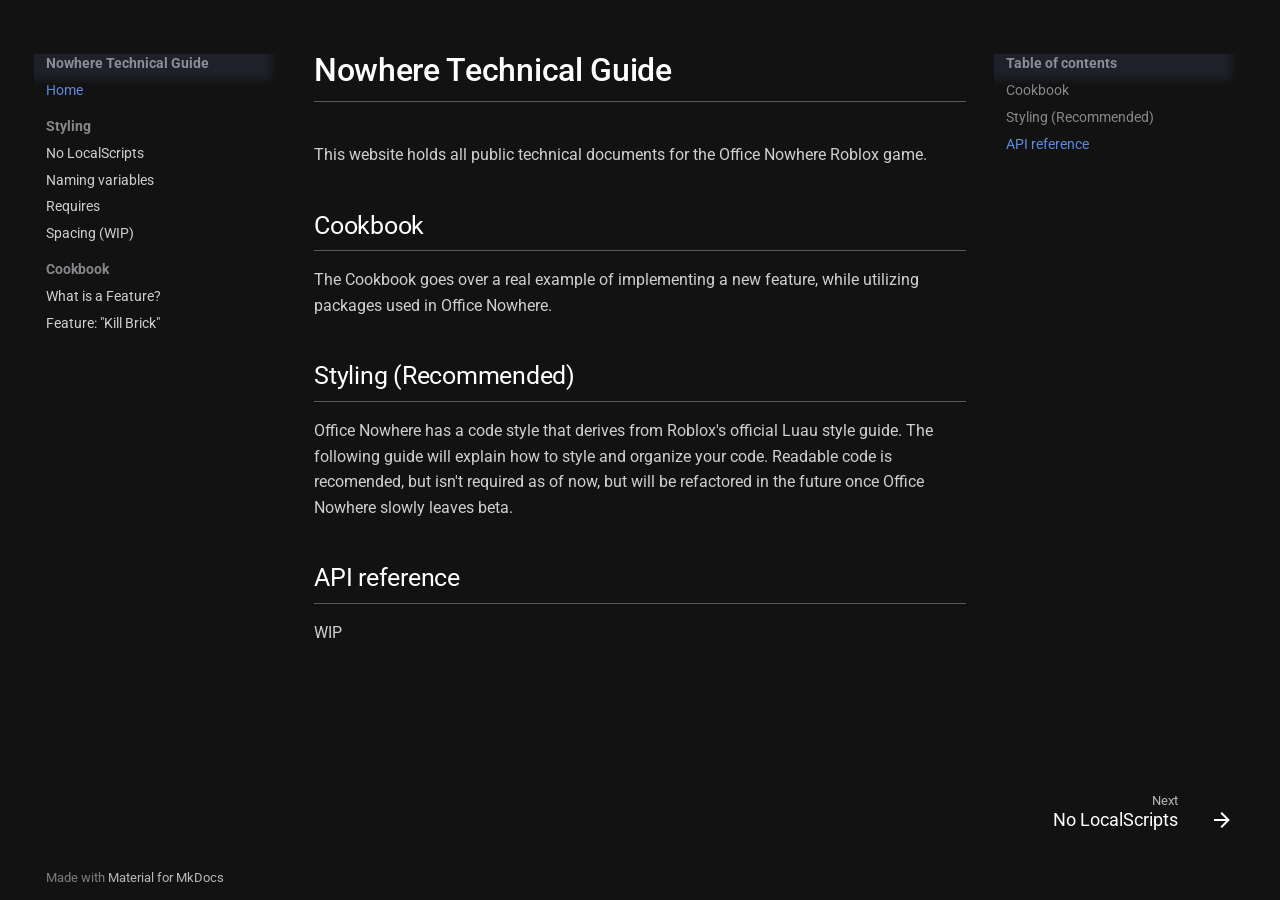
<file: index.html>
<!doctype html>
<html lang="en" class="no-js">
  <head>
    
      <meta charset="utf-8">
      <meta name="viewport" content="width=device-width,initial-scale=1">
      
      
      
      
      
        <link rel="next" href="styling/localscripts/">
      
      
        
      
      
      <link rel="icon" href="assets/images/favicon.png">
      <meta name="generator" content="mkdocs-1.6.1, mkdocs-material-9.7.7">
    
    
      
        <title>Nowhere Technical Guide</title>
      
    
    
      <link rel="stylesheet" href="assets/stylesheets/main.ec1eaa64.min.css">
      
        
        <link rel="stylesheet" href="assets/stylesheets/palette.ab4e12ef.min.css">
      
      


    
    
      
    
    
      
        
        
        <link rel="preconnect" href="https://fonts.gstatic.com" crossorigin>
        <link rel="stylesheet" href="https://fonts.googleapis.com/css?family=Roboto:300,300i,400,400i,700,700i%7CRoboto+Mono:400,400i,700,700i&display=fallback">
        <style>:root{--md-text-font:"Roboto";--md-code-font:"Roboto Mono"}</style>
      
    
    
      <link rel="stylesheet" href="assets/_markdown_exec_pyodide.css">
    
      <link rel="stylesheet" href="stylesheets/extra.css">
    
    <script>__md_scope=new URL(".",location),__md_hash=e=>[...e].reduce(((e,_)=>(e<<5)-e+_.charCodeAt(0)),0),__md_get=(e,_=localStorage,t=__md_scope)=>JSON.parse(_.getItem(t.pathname+"."+e)),__md_set=(e,_,t=localStorage,a=__md_scope)=>{try{t.setItem(a.pathname+"."+e,JSON.stringify(_))}catch(e){}}</script>
    
      

    
    
  </head>
  
  
    
    
    
    
    
    <body dir="ltr" data-md-color-scheme="slate" data-md-color-primary="black" data-md-color-accent="indigo">
  
    
    <input class="md-toggle" data-md-toggle="drawer" type="checkbox" id="__drawer" autocomplete="off">
    <input class="md-toggle" data-md-toggle="search" type="checkbox" id="__search" autocomplete="off">
    <label class="md-overlay" for="__drawer"></label>
    <div data-md-component="skip">
      
        
        <a href="#nowhere-technical-guide" class="md-skip">
          Skip to content
        </a>
      
    </div>
    <div data-md-component="announce">
      
    </div>
    
    
      

  

<header class="md-header md-header--shadow" data-md-component="header">
  <nav class="md-header__inner md-grid" aria-label="Header">
    <a href="." title="Nowhere Technical Guide" class="md-header__button md-logo" aria-label="Nowhere Technical Guide" data-md-component="logo">
      
  
  <svg xmlns="http://www.w3.org/2000/svg" viewBox="0 0 24 24"><path d="M12 8a3 3 0 0 0 3-3 3 3 0 0 0-3-3 3 3 0 0 0-3 3 3 3 0 0 0 3 3m0 3.54C9.64 9.35 6.5 8 3 8v11c3.5 0 6.64 1.35 9 3.54 2.36-2.19 5.5-3.54 9-3.54V8c-3.5 0-6.64 1.35-9 3.54"/></svg>

    </a>
    <label class="md-header__button md-icon" for="__drawer">
      
      <svg xmlns="http://www.w3.org/2000/svg" viewBox="0 0 24 24"><path d="M3 6h18v2H3zm0 5h18v2H3zm0 5h18v2H3z"/></svg>
    </label>
    <div class="md-header__title" data-md-component="header-title">
      <div class="md-header__ellipsis">
        <div class="md-header__topic">
          <span class="md-ellipsis">
            Nowhere Technical Guide
          </span>
        </div>
        <div class="md-header__topic" data-md-component="header-topic">
          <span class="md-ellipsis">
            
              Home
            
          </span>
        </div>
      </div>
    </div>
    
      
    
    
    
    
      
      
        <label class="md-header__button md-icon" for="__search">
          
          <svg xmlns="http://www.w3.org/2000/svg" viewBox="0 0 24 24"><path d="M9.5 3A6.5 6.5 0 0 1 16 9.5c0 1.61-.59 3.09-1.56 4.23l.27.27h.79l5 5-1.5 1.5-5-5v-.79l-.27-.27A6.52 6.52 0 0 1 9.5 16 6.5 6.5 0 0 1 3 9.5 6.5 6.5 0 0 1 9.5 3m0 2C7 5 5 7 5 9.5S7 14 9.5 14 14 12 14 9.5 12 5 9.5 5"/></svg>
        </label>
        <div class="md-search" data-md-component="search" role="dialog">
  <label class="md-search__overlay" for="__search"></label>
  <div class="md-search__inner" role="search">
    <form class="md-search__form" name="search">
      <input type="text" class="md-search__input" name="query" aria-label="Search" placeholder="Search" autocapitalize="off" autocorrect="off" autocomplete="off" spellcheck="false" data-md-component="search-query" required>
      <label class="md-search__icon md-icon" for="__search">
        
        <svg xmlns="http://www.w3.org/2000/svg" viewBox="0 0 24 24"><path d="M9.5 3A6.5 6.5 0 0 1 16 9.5c0 1.61-.59 3.09-1.56 4.23l.27.27h.79l5 5-1.5 1.5-5-5v-.79l-.27-.27A6.52 6.52 0 0 1 9.5 16 6.5 6.5 0 0 1 3 9.5 6.5 6.5 0 0 1 9.5 3m0 2C7 5 5 7 5 9.5S7 14 9.5 14 14 12 14 9.5 12 5 9.5 5"/></svg>
        
        <svg xmlns="http://www.w3.org/2000/svg" viewBox="0 0 24 24"><path d="M20 11v2H8l5.5 5.5-1.42 1.42L4.16 12l7.92-7.92L13.5 5.5 8 11z"/></svg>
      </label>
      <nav class="md-search__options" aria-label="Search">
        
        <button type="reset" class="md-search__icon md-icon" title="Clear" aria-label="Clear" tabindex="-1">
          
          <svg xmlns="http://www.w3.org/2000/svg" viewBox="0 0 24 24"><path d="M19 6.41 17.59 5 12 10.59 6.41 5 5 6.41 10.59 12 5 17.59 6.41 19 12 13.41 17.59 19 19 17.59 13.41 12z"/></svg>
        </button>
      </nav>
      
    </form>
    <div class="md-search__output">
      <div class="md-search__scrollwrap" tabindex="0" data-md-scrollfix>
        <div class="md-search-result" data-md-component="search-result">
          <div class="md-search-result__meta">
            Initializing search
          </div>
          <ol class="md-search-result__list" role="presentation"></ol>
        </div>
      </div>
    </div>
  </div>
</div>
      
    
    
  </nav>
  
</header>
    
    <div class="md-container" data-md-component="container">
      
      
        
          
        
      
      <main class="md-main" data-md-component="main">
        <div class="md-main__inner md-grid">
          
            
              
              <div class="md-sidebar md-sidebar--primary" data-md-component="sidebar" data-md-type="navigation" >
                <div class="md-sidebar__scrollwrap">
                  <div class="md-sidebar__inner">
                    



<nav class="md-nav md-nav--primary" aria-label="Navigation" data-md-level="0">
  <label class="md-nav__title" for="__drawer">
    <a href="." title="Nowhere Technical Guide" class="md-nav__button md-logo" aria-label="Nowhere Technical Guide" data-md-component="logo">
      
  
  <svg xmlns="http://www.w3.org/2000/svg" viewBox="0 0 24 24"><path d="M12 8a3 3 0 0 0 3-3 3 3 0 0 0-3-3 3 3 0 0 0-3 3 3 3 0 0 0 3 3m0 3.54C9.64 9.35 6.5 8 3 8v11c3.5 0 6.64 1.35 9 3.54 2.36-2.19 5.5-3.54 9-3.54V8c-3.5 0-6.64 1.35-9 3.54"/></svg>

    </a>
    Nowhere Technical Guide
  </label>
  
  <ul class="md-nav__list" data-md-scrollfix>
    
      
      
  
  
    
  
  
  
    <li class="md-nav__item md-nav__item--active">
      
      <input class="md-nav__toggle md-toggle" type="checkbox" id="__toc">
      
      
        
      
      
        <label class="md-nav__link md-nav__link--active" for="__toc">
          
  
  
  <span class="md-ellipsis">
    
  
    Home
  

    
  </span>
  
  

          <span class="md-nav__icon md-icon"></span>
        </label>
      
      <a href="." class="md-nav__link md-nav__link--active">
        
  
  
  <span class="md-ellipsis">
    
  
    Home
  

    
  </span>
  
  

      </a>
      
        

<nav class="md-nav md-nav--secondary" aria-label="Table of contents">
  
  
  
    
  
  
    <label class="md-nav__title" for="__toc">
      <span class="md-nav__icon md-icon"></span>
      Table of contents
    </label>
    <ul class="md-nav__list" data-md-component="toc" data-md-scrollfix>
      
        <li class="md-nav__item">
  <a href="#cookbook" class="md-nav__link">
    <span class="md-ellipsis">
      
        Cookbook
      
    </span>
  </a>
  
</li>
      
        <li class="md-nav__item">
  <a href="#styling-recommended" class="md-nav__link">
    <span class="md-ellipsis">
      
        Styling (Recommended)
      
    </span>
  </a>
  
</li>
      
        <li class="md-nav__item">
  <a href="#api-reference" class="md-nav__link">
    <span class="md-ellipsis">
      
        API reference
      
    </span>
  </a>
  
</li>
      
    </ul>
  
</nav>
      
    </li>
  

    
      
      
  
  
  
  
    
    
    
    
      
        
        
      
    
    
    <li class="md-nav__item md-nav__item--section md-nav__item--nested">
      
        
        
          
        
        <input class="md-nav__toggle md-toggle md-toggle--indeterminate" type="checkbox" id="__nav_2" >
        
          
          <label class="md-nav__link" for="__nav_2" id="__nav_2_label" tabindex="">
            
  
  
  <span class="md-ellipsis">
    
  
    Styling
  

    
  </span>
  
  

            <span class="md-nav__icon md-icon"></span>
          </label>
        
        <nav class="md-nav" data-md-level="1" aria-labelledby="__nav_2_label" aria-expanded="false">
          <label class="md-nav__title" for="__nav_2">
            <span class="md-nav__icon md-icon"></span>
            
  
    Styling
  

          </label>
          <ul class="md-nav__list" data-md-scrollfix>
            
              
                
  
  
  
  
    <li class="md-nav__item">
      <a href="styling/localscripts/" class="md-nav__link">
        
  
  
  <span class="md-ellipsis">
    
  
    No LocalScripts
  

    
  </span>
  
  

      </a>
    </li>
  

              
            
              
                
  
  
  
  
    <li class="md-nav__item">
      <a href="styling/naming-variables/" class="md-nav__link">
        
  
  
  <span class="md-ellipsis">
    
  
    Naming variables
  

    
  </span>
  
  

      </a>
    </li>
  

              
            
              
                
  
  
  
  
    <li class="md-nav__item">
      <a href="styling/requires/" class="md-nav__link">
        
  
  
  <span class="md-ellipsis">
    
  
    Requires
  

    
  </span>
  
  

      </a>
    </li>
  

              
            
              
                
  
  
  
  
    <li class="md-nav__item">
      <a href="styling/spacing/" class="md-nav__link">
        
  
  
  <span class="md-ellipsis">
    
  
    Spacing (WIP)
  

    
  </span>
  
  

      </a>
    </li>
  

              
            
          </ul>
        </nav>
      
    </li>
  

    
      
      
  
  
  
  
    
    
    
    
      
        
        
      
    
    
    <li class="md-nav__item md-nav__item--section md-nav__item--nested">
      
        
        
          
        
        <input class="md-nav__toggle md-toggle md-toggle--indeterminate" type="checkbox" id="__nav_3" >
        
          
          <label class="md-nav__link" for="__nav_3" id="__nav_3_label" tabindex="">
            
  
  
  <span class="md-ellipsis">
    
  
    Cookbook
  

    
  </span>
  
  

            <span class="md-nav__icon md-icon"></span>
          </label>
        
        <nav class="md-nav" data-md-level="1" aria-labelledby="__nav_3_label" aria-expanded="false">
          <label class="md-nav__title" for="__nav_3">
            <span class="md-nav__icon md-icon"></span>
            
  
    Cookbook
  

          </label>
          <ul class="md-nav__list" data-md-scrollfix>
            
              
                
  
  
  
  
    <li class="md-nav__item">
      <a href="cookbook/features/" class="md-nav__link">
        
  
  
  <span class="md-ellipsis">
    
  
    What is a Feature?
  

    
  </span>
  
  

      </a>
    </li>
  

              
            
              
                
  
  
  
  
    <li class="md-nav__item">
      <a href="cookbook/killbrick/" class="md-nav__link">
        
  
  
  <span class="md-ellipsis">
    
  
    Feature: "Kill Brick"
  

    
  </span>
  
  

      </a>
    </li>
  

              
            
          </ul>
        </nav>
      
    </li>
  

    
  </ul>
</nav>
                  </div>
                </div>
              </div>
            
            
              
              <div class="md-sidebar md-sidebar--secondary" data-md-component="sidebar" data-md-type="toc" >
                <div class="md-sidebar__scrollwrap">
                  <div class="md-sidebar__inner">
                    

<nav class="md-nav md-nav--secondary" aria-label="Table of contents">
  
  
  
    
  
  
    <label class="md-nav__title" for="__toc">
      <span class="md-nav__icon md-icon"></span>
      Table of contents
    </label>
    <ul class="md-nav__list" data-md-component="toc" data-md-scrollfix>
      
        <li class="md-nav__item">
  <a href="#cookbook" class="md-nav__link">
    <span class="md-ellipsis">
      
        Cookbook
      
    </span>
  </a>
  
</li>
      
        <li class="md-nav__item">
  <a href="#styling-recommended" class="md-nav__link">
    <span class="md-ellipsis">
      
        Styling (Recommended)
      
    </span>
  </a>
  
</li>
      
        <li class="md-nav__item">
  <a href="#api-reference" class="md-nav__link">
    <span class="md-ellipsis">
      
        API reference
      
    </span>
  </a>
  
</li>
      
    </ul>
  
</nav>
                  </div>
                </div>
              </div>
            
          
          
            <div class="md-content" data-md-component="content">
              
              <article class="md-content__inner md-typeset">
                
                  



<h1 id="nowhere-technical-guide">Nowhere Technical Guide</h1>
<p>This website holds all public technical documents for the Office Nowhere Roblox game.</p>
<h2 id="cookbook">Cookbook</h2>
<p>The Cookbook goes over a real example of implementing a new feature, while utilizing packages used in Office Nowhere.</p>
<h2 id="styling-recommended">Styling (Recommended)</h2>
<p>Office Nowhere has a code style that derives from Roblox's official Luau style guide. The following guide will explain how to style and organize your code. Readable code is recomended, but isn't required as of now, but will be refactored in the future once Office Nowhere slowly leaves beta.</p>
<h2 id="api-reference">API reference</h2>
<p>WIP</p>












                
              </article>
            </div>
          
          
<script>var target=document.getElementById(location.hash.slice(1));target&&target.name&&(target.checked=target.name.startsWith("__tabbed_"))</script>
        </div>
        
      </main>
      
        <footer class="md-footer">
  
    
      
      <nav class="md-footer__inner md-grid" aria-label="Footer" >
        
        
          
          <a href="styling/localscripts/" class="md-footer__link md-footer__link--next" aria-label="Next: No LocalScripts">
            <div class="md-footer__title">
              <span class="md-footer__direction">
                Next
              </span>
              <div class="md-ellipsis">
                No LocalScripts
              </div>
            </div>
            <div class="md-footer__button md-icon">
              
              <svg xmlns="http://www.w3.org/2000/svg" viewBox="0 0 24 24"><path d="M4 11v2h12l-5.5 5.5 1.42 1.42L19.84 12l-7.92-7.92L10.5 5.5 16 11z"/></svg>
            </div>
          </a>
        
      </nav>
    
  
  <div class="md-footer-meta md-typeset">
    <div class="md-footer-meta__inner md-grid">
      <div class="md-copyright">
  
  
    Made with
    <a href="https://squidfunk.github.io/mkdocs-material/" target="_blank" rel="noopener">
      Material for MkDocs
    </a>
  
</div>
      
    </div>
  </div>
</footer>
      
    </div>
    <div class="md-dialog" data-md-component="dialog">
      <div class="md-dialog__inner md-typeset"></div>
    </div>
    
    
    
      
      
      <script id="__config" type="application/json">{"annotate": null, "base": ".", "features": ["navigation.sections", "navigation.expand", "content.code.copy", "navigation.footer"], "search": "assets/javascripts/workers/search.2c215733.min.js", "tags": null, "translations": {"clipboard.copied": "Copied to clipboard", "clipboard.copy": "Copy to clipboard", "search.result.more.one": "1 more on this page", "search.result.more.other": "# more on this page", "search.result.none": "No matching documents", "search.result.one": "1 matching document", "search.result.other": "# matching documents", "search.result.placeholder": "Type to start searching", "search.result.term.missing": "Missing", "select.version": "Select version"}, "version": null}</script>
    
    
      <script src="assets/javascripts/bundle.d7400e89.min.js"></script>
      
        <script src="assets/_markdown_exec_pyodide.js"></script>
      
    
  </body>
</html>
</file>
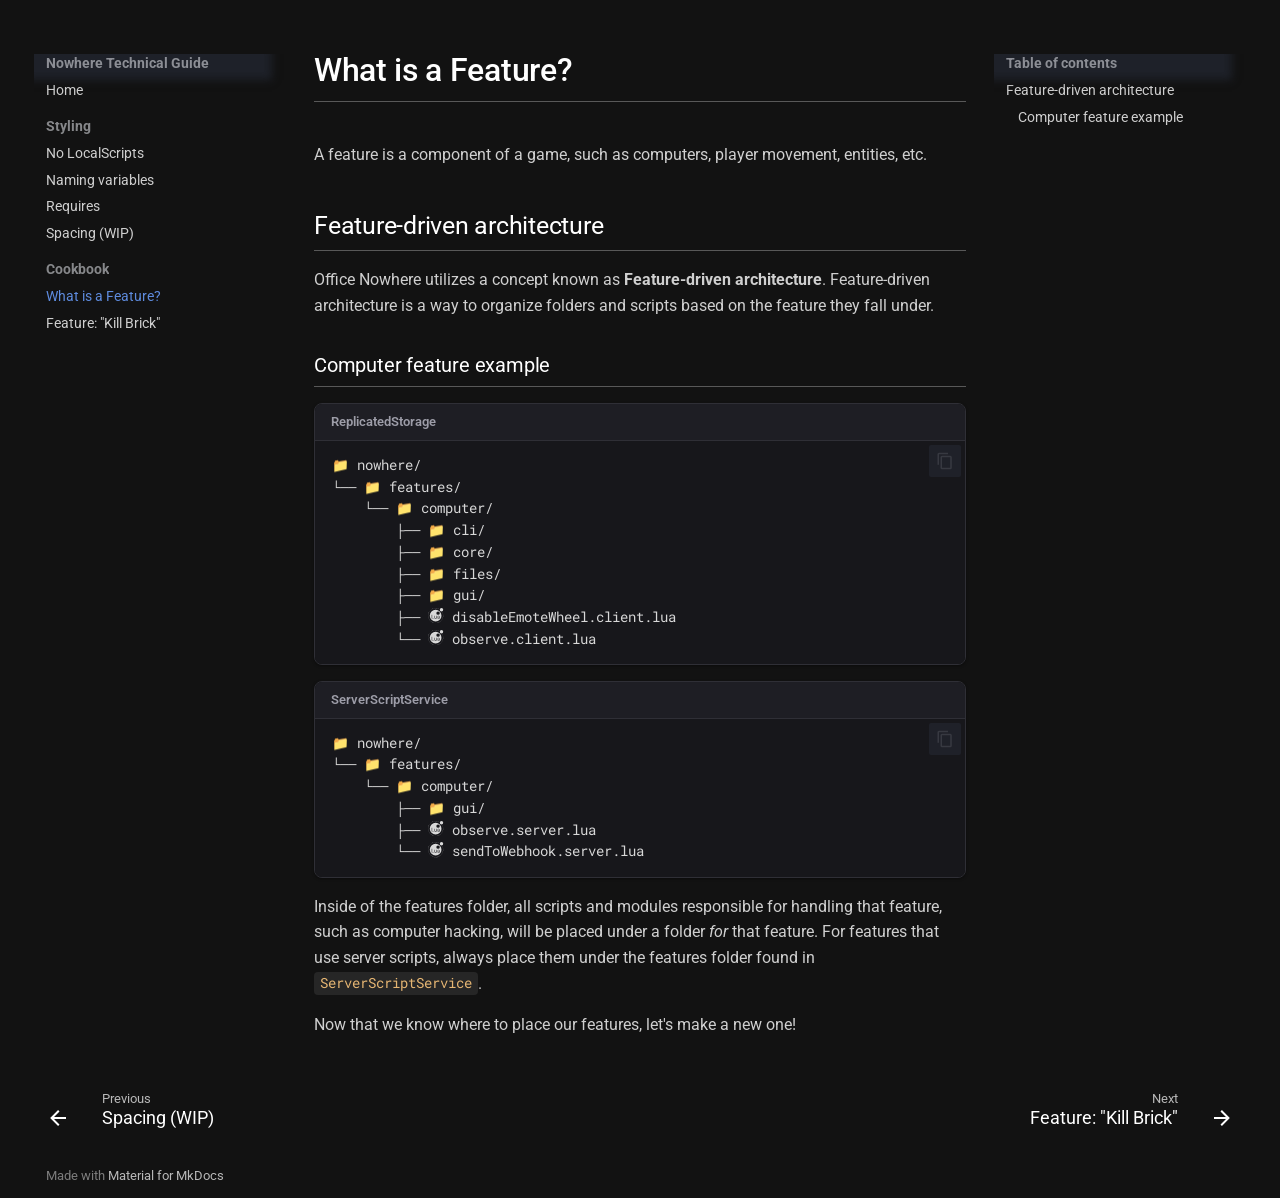
<file: cookbook/features/index.html>
<!doctype html>
<html lang="en" class="no-js">
  <head>
    
      <meta charset="utf-8">
      <meta name="viewport" content="width=device-width,initial-scale=1">
      
      
      
      
        <link rel="prev" href="../../styling/spacing/">
      
      
        <link rel="next" href="../killbrick/">
      
      
        
      
      
      <link rel="icon" href="../../assets/images/favicon.png">
      <meta name="generator" content="mkdocs-1.6.1, mkdocs-material-9.7.7">
    
    
      
        <title>What is a Feature? - Nowhere Technical Guide</title>
      
    
    
      <link rel="stylesheet" href="../../assets/stylesheets/main.ec1eaa64.min.css">
      
        
        <link rel="stylesheet" href="../../assets/stylesheets/palette.ab4e12ef.min.css">
      
      


    
    
      
    
    
      
        
        
        <link rel="preconnect" href="https://fonts.gstatic.com" crossorigin>
        <link rel="stylesheet" href="https://fonts.googleapis.com/css?family=Roboto:300,300i,400,400i,700,700i%7CRoboto+Mono:400,400i,700,700i&display=fallback">
        <style>:root{--md-text-font:"Roboto";--md-code-font:"Roboto Mono"}</style>
      
    
    
      <link rel="stylesheet" href="../../assets/_markdown_exec_pyodide.css">
    
      <link rel="stylesheet" href="../../stylesheets/extra.css">
    
    <script>__md_scope=new URL("../..",location),__md_hash=e=>[...e].reduce(((e,_)=>(e<<5)-e+_.charCodeAt(0)),0),__md_get=(e,_=localStorage,t=__md_scope)=>JSON.parse(_.getItem(t.pathname+"."+e)),__md_set=(e,_,t=localStorage,a=__md_scope)=>{try{t.setItem(a.pathname+"."+e,JSON.stringify(_))}catch(e){}}</script>
    
      

    
    
  </head>
  
  
    
    
    
    
    
    <body dir="ltr" data-md-color-scheme="slate" data-md-color-primary="black" data-md-color-accent="indigo">
  
    
    <input class="md-toggle" data-md-toggle="drawer" type="checkbox" id="__drawer" autocomplete="off">
    <input class="md-toggle" data-md-toggle="search" type="checkbox" id="__search" autocomplete="off">
    <label class="md-overlay" for="__drawer"></label>
    <div data-md-component="skip">
      
        
        <a href="#what-is-a-feature" class="md-skip">
          Skip to content
        </a>
      
    </div>
    <div data-md-component="announce">
      
    </div>
    
    
      

  

<header class="md-header md-header--shadow" data-md-component="header">
  <nav class="md-header__inner md-grid" aria-label="Header">
    <a href="../.." title="Nowhere Technical Guide" class="md-header__button md-logo" aria-label="Nowhere Technical Guide" data-md-component="logo">
      
  
  <svg xmlns="http://www.w3.org/2000/svg" viewBox="0 0 24 24"><path d="M12 8a3 3 0 0 0 3-3 3 3 0 0 0-3-3 3 3 0 0 0-3 3 3 3 0 0 0 3 3m0 3.54C9.64 9.35 6.5 8 3 8v11c3.5 0 6.64 1.35 9 3.54 2.36-2.19 5.5-3.54 9-3.54V8c-3.5 0-6.64 1.35-9 3.54"/></svg>

    </a>
    <label class="md-header__button md-icon" for="__drawer">
      
      <svg xmlns="http://www.w3.org/2000/svg" viewBox="0 0 24 24"><path d="M3 6h18v2H3zm0 5h18v2H3zm0 5h18v2H3z"/></svg>
    </label>
    <div class="md-header__title" data-md-component="header-title">
      <div class="md-header__ellipsis">
        <div class="md-header__topic">
          <span class="md-ellipsis">
            Nowhere Technical Guide
          </span>
        </div>
        <div class="md-header__topic" data-md-component="header-topic">
          <span class="md-ellipsis">
            
              What is a Feature?
            
          </span>
        </div>
      </div>
    </div>
    
      
    
    
    
    
      
      
        <label class="md-header__button md-icon" for="__search">
          
          <svg xmlns="http://www.w3.org/2000/svg" viewBox="0 0 24 24"><path d="M9.5 3A6.5 6.5 0 0 1 16 9.5c0 1.61-.59 3.09-1.56 4.23l.27.27h.79l5 5-1.5 1.5-5-5v-.79l-.27-.27A6.52 6.52 0 0 1 9.5 16 6.5 6.5 0 0 1 3 9.5 6.5 6.5 0 0 1 9.5 3m0 2C7 5 5 7 5 9.5S7 14 9.5 14 14 12 14 9.5 12 5 9.5 5"/></svg>
        </label>
        <div class="md-search" data-md-component="search" role="dialog">
  <label class="md-search__overlay" for="__search"></label>
  <div class="md-search__inner" role="search">
    <form class="md-search__form" name="search">
      <input type="text" class="md-search__input" name="query" aria-label="Search" placeholder="Search" autocapitalize="off" autocorrect="off" autocomplete="off" spellcheck="false" data-md-component="search-query" required>
      <label class="md-search__icon md-icon" for="__search">
        
        <svg xmlns="http://www.w3.org/2000/svg" viewBox="0 0 24 24"><path d="M9.5 3A6.5 6.5 0 0 1 16 9.5c0 1.61-.59 3.09-1.56 4.23l.27.27h.79l5 5-1.5 1.5-5-5v-.79l-.27-.27A6.52 6.52 0 0 1 9.5 16 6.5 6.5 0 0 1 3 9.5 6.5 6.5 0 0 1 9.5 3m0 2C7 5 5 7 5 9.5S7 14 9.5 14 14 12 14 9.5 12 5 9.5 5"/></svg>
        
        <svg xmlns="http://www.w3.org/2000/svg" viewBox="0 0 24 24"><path d="M20 11v2H8l5.5 5.5-1.42 1.42L4.16 12l7.92-7.92L13.5 5.5 8 11z"/></svg>
      </label>
      <nav class="md-search__options" aria-label="Search">
        
        <button type="reset" class="md-search__icon md-icon" title="Clear" aria-label="Clear" tabindex="-1">
          
          <svg xmlns="http://www.w3.org/2000/svg" viewBox="0 0 24 24"><path d="M19 6.41 17.59 5 12 10.59 6.41 5 5 6.41 10.59 12 5 17.59 6.41 19 12 13.41 17.59 19 19 17.59 13.41 12z"/></svg>
        </button>
      </nav>
      
    </form>
    <div class="md-search__output">
      <div class="md-search__scrollwrap" tabindex="0" data-md-scrollfix>
        <div class="md-search-result" data-md-component="search-result">
          <div class="md-search-result__meta">
            Initializing search
          </div>
          <ol class="md-search-result__list" role="presentation"></ol>
        </div>
      </div>
    </div>
  </div>
</div>
      
    
    
  </nav>
  
</header>
    
    <div class="md-container" data-md-component="container">
      
      
        
          
        
      
      <main class="md-main" data-md-component="main">
        <div class="md-main__inner md-grid">
          
            
              
              <div class="md-sidebar md-sidebar--primary" data-md-component="sidebar" data-md-type="navigation" >
                <div class="md-sidebar__scrollwrap">
                  <div class="md-sidebar__inner">
                    



<nav class="md-nav md-nav--primary" aria-label="Navigation" data-md-level="0">
  <label class="md-nav__title" for="__drawer">
    <a href="../.." title="Nowhere Technical Guide" class="md-nav__button md-logo" aria-label="Nowhere Technical Guide" data-md-component="logo">
      
  
  <svg xmlns="http://www.w3.org/2000/svg" viewBox="0 0 24 24"><path d="M12 8a3 3 0 0 0 3-3 3 3 0 0 0-3-3 3 3 0 0 0-3 3 3 3 0 0 0 3 3m0 3.54C9.64 9.35 6.5 8 3 8v11c3.5 0 6.64 1.35 9 3.54 2.36-2.19 5.5-3.54 9-3.54V8c-3.5 0-6.64 1.35-9 3.54"/></svg>

    </a>
    Nowhere Technical Guide
  </label>
  
  <ul class="md-nav__list" data-md-scrollfix>
    
      
      
  
  
  
  
    <li class="md-nav__item">
      <a href="../.." class="md-nav__link">
        
  
  
  <span class="md-ellipsis">
    
  
    Home
  

    
  </span>
  
  

      </a>
    </li>
  

    
      
      
  
  
  
  
    
    
    
    
      
        
        
      
    
    
    <li class="md-nav__item md-nav__item--section md-nav__item--nested">
      
        
        
          
        
        <input class="md-nav__toggle md-toggle md-toggle--indeterminate" type="checkbox" id="__nav_2" >
        
          
          <label class="md-nav__link" for="__nav_2" id="__nav_2_label" tabindex="">
            
  
  
  <span class="md-ellipsis">
    
  
    Styling
  

    
  </span>
  
  

            <span class="md-nav__icon md-icon"></span>
          </label>
        
        <nav class="md-nav" data-md-level="1" aria-labelledby="__nav_2_label" aria-expanded="false">
          <label class="md-nav__title" for="__nav_2">
            <span class="md-nav__icon md-icon"></span>
            
  
    Styling
  

          </label>
          <ul class="md-nav__list" data-md-scrollfix>
            
              
                
  
  
  
  
    <li class="md-nav__item">
      <a href="../../styling/localscripts/" class="md-nav__link">
        
  
  
  <span class="md-ellipsis">
    
  
    No LocalScripts
  

    
  </span>
  
  

      </a>
    </li>
  

              
            
              
                
  
  
  
  
    <li class="md-nav__item">
      <a href="../../styling/naming-variables/" class="md-nav__link">
        
  
  
  <span class="md-ellipsis">
    
  
    Naming variables
  

    
  </span>
  
  

      </a>
    </li>
  

              
            
              
                
  
  
  
  
    <li class="md-nav__item">
      <a href="../../styling/requires/" class="md-nav__link">
        
  
  
  <span class="md-ellipsis">
    
  
    Requires
  

    
  </span>
  
  

      </a>
    </li>
  

              
            
              
                
  
  
  
  
    <li class="md-nav__item">
      <a href="../../styling/spacing/" class="md-nav__link">
        
  
  
  <span class="md-ellipsis">
    
  
    Spacing (WIP)
  

    
  </span>
  
  

      </a>
    </li>
  

              
            
          </ul>
        </nav>
      
    </li>
  

    
      
      
  
  
    
  
  
  
    
    
    
    
      
        
        
      
    
    
    <li class="md-nav__item md-nav__item--active md-nav__item--section md-nav__item--nested">
      
        
        
        <input class="md-nav__toggle md-toggle " type="checkbox" id="__nav_3" checked>
        
          
          <label class="md-nav__link" for="__nav_3" id="__nav_3_label" tabindex="">
            
  
  
  <span class="md-ellipsis">
    
  
    Cookbook
  

    
  </span>
  
  

            <span class="md-nav__icon md-icon"></span>
          </label>
        
        <nav class="md-nav" data-md-level="1" aria-labelledby="__nav_3_label" aria-expanded="true">
          <label class="md-nav__title" for="__nav_3">
            <span class="md-nav__icon md-icon"></span>
            
  
    Cookbook
  

          </label>
          <ul class="md-nav__list" data-md-scrollfix>
            
              
                
  
  
    
  
  
  
    <li class="md-nav__item md-nav__item--active">
      
      <input class="md-nav__toggle md-toggle" type="checkbox" id="__toc">
      
      
        
      
      
        <label class="md-nav__link md-nav__link--active" for="__toc">
          
  
  
  <span class="md-ellipsis">
    
  
    What is a Feature?
  

    
  </span>
  
  

          <span class="md-nav__icon md-icon"></span>
        </label>
      
      <a href="./" class="md-nav__link md-nav__link--active">
        
  
  
  <span class="md-ellipsis">
    
  
    What is a Feature?
  

    
  </span>
  
  

      </a>
      
        

<nav class="md-nav md-nav--secondary" aria-label="Table of contents">
  
  
  
    
  
  
    <label class="md-nav__title" for="__toc">
      <span class="md-nav__icon md-icon"></span>
      Table of contents
    </label>
    <ul class="md-nav__list" data-md-component="toc" data-md-scrollfix>
      
        <li class="md-nav__item">
  <a href="#feature-driven-architecture" class="md-nav__link">
    <span class="md-ellipsis">
      
        Feature-driven architecture
      
    </span>
  </a>
  
    <nav class="md-nav" aria-label="Feature-driven architecture">
      <ul class="md-nav__list">
        
          <li class="md-nav__item">
  <a href="#computer-feature-example" class="md-nav__link">
    <span class="md-ellipsis">
      
        Computer feature example
      
    </span>
  </a>
  
</li>
        
      </ul>
    </nav>
  
</li>
      
    </ul>
  
</nav>
      
    </li>
  

              
            
              
                
  
  
  
  
    <li class="md-nav__item">
      <a href="../killbrick/" class="md-nav__link">
        
  
  
  <span class="md-ellipsis">
    
  
    Feature: "Kill Brick"
  

    
  </span>
  
  

      </a>
    </li>
  

              
            
          </ul>
        </nav>
      
    </li>
  

    
  </ul>
</nav>
                  </div>
                </div>
              </div>
            
            
              
              <div class="md-sidebar md-sidebar--secondary" data-md-component="sidebar" data-md-type="toc" >
                <div class="md-sidebar__scrollwrap">
                  <div class="md-sidebar__inner">
                    

<nav class="md-nav md-nav--secondary" aria-label="Table of contents">
  
  
  
    
  
  
    <label class="md-nav__title" for="__toc">
      <span class="md-nav__icon md-icon"></span>
      Table of contents
    </label>
    <ul class="md-nav__list" data-md-component="toc" data-md-scrollfix>
      
        <li class="md-nav__item">
  <a href="#feature-driven-architecture" class="md-nav__link">
    <span class="md-ellipsis">
      
        Feature-driven architecture
      
    </span>
  </a>
  
    <nav class="md-nav" aria-label="Feature-driven architecture">
      <ul class="md-nav__list">
        
          <li class="md-nav__item">
  <a href="#computer-feature-example" class="md-nav__link">
    <span class="md-ellipsis">
      
        Computer feature example
      
    </span>
  </a>
  
</li>
        
      </ul>
    </nav>
  
</li>
      
    </ul>
  
</nav>
                  </div>
                </div>
              </div>
            
          
          
            <div class="md-content" data-md-component="content">
              
              <article class="md-content__inner md-typeset">
                
                  



<h1 id="what-is-a-feature">What is a Feature?</h1>
<p>A feature is a component of a game, such as computers, player movement, entities, etc.</p>
<h2 id="feature-driven-architecture">Feature-driven architecture</h2>
<p>Office Nowhere utilizes a concept known as <strong>Feature-driven architecture</strong>. Feature-driven architecture is a way to organize folders and scripts based on the feature they fall under.</p>
<h3 id="computer-feature-example">Computer feature example</h3>
<div class="highlight"><span class="filename">ReplicatedStorage</span><pre><span></span><code>📁<span class="w"> </span>nowhere/
└──<span class="w"> </span>📁<span class="w"> </span>features/
<span class="w">    </span>└──<span class="w"> </span>📁<span class="w"> </span>computer/
<span class="w">        </span>├──<span class="w"> </span>📁<span class="w"> </span>cli/
<span class="w">        </span>├──<span class="w"> </span>📁<span class="w"> </span>core/
<span class="w">        </span>├──<span class="w"> </span>📁<span class="w"> </span>files/
<span class="w">        </span>├──<span class="w"> </span>📁<span class="w"> </span>gui/
<span class="w">        </span>├──<span class="w"> </span><span class="twemoji"><svg xmlns="http://www.w3.org/2000/svg" viewBox="0 0 24 24"><path d="m.38 10.377-.272-.037c-.048.344-.082.695-.101 1.041l.275.016q.027-.512.098-1.02m3.756-7.088-.184-.205c-.258.232-.509.48-.746.734l.202.188c.231-.248.476-.49.728-.717m1.633-1.23-.146-.235q-.446.28-.863.594l.166.219c.27-.203.554-.399.843-.578m-3.945 16.31q.278.447.593.863l.22-.164a12 12 0 0 1-.58-.844zm-.697-1.967-.255.104q.195.479.431.943l.005.01.245-.125-.005-.01a12 12 0 0 1-.421-.922M.298 9.309l.269.063c.076-.332.168-.664.272-.986l-.261-.087c-.108.332-.202.672-.28 1.01M.274 12.42l-.275.01c.012.348.04.699.083 1.043l.273-.033c-.042-.336-.069-.68-.081-1.02m-.018 2.086c.073.34.162.682.264 1.014l.263-.08q-.15-.49-.258-.99zM11.573.275 11.563 0c-.348.012-.699.039-1.044.082l.034.273q.508-.062 1.02-.08m11.648 8.291c.1.326.186.66.256.992l.27-.059c-.072-.34-.16-.682-.262-1.014zm-5.6-7.177a12 12 0 0 0-.947-.449l-.107.252q.473.2.926.439zM15.693.572q-.499-.159-1.01-.277l-.063.268q.5.115.988.273zm-9.019.973q.449-.226.916-.418L7.486.873q-.478.192-.937.428l-.015.008.125.244zm17.053 10.043.275-.01a12 12 0 0 0-.082-1.045l-.273.033c.041.338.068.682.08 1.022M13.654.105q-.52-.07-1.043-.098l-.014.273c.339.018.683.051 1.019.098zm-4.11.422-.058-.27c-.34.072-.681.16-1.014.264l.081.262c.325-.099.659-.185.991-.256M1.921 5.469l.231.15c.185-.285.384-.566.592-.834l-.217-.17q-.321.416-.606.854M.943 7.318l.253.107c.132-.313.28-.625.439-.924l-.243-.128c-.163.307-.314.625-.449.945m17.28 14.625.145.234c.295-.186.586-.385.863-.594l-.164-.219c-.272.204-.557.4-.844.579m3.025-2.724.217.17c.215-.273.418-.561.607-.854l-.23-.148q-.28.429-.594.832m-1.393 1.496.184.203c.258-.23.51-.479.746-.732l-.201-.188c-.23.248-.477.488-.729.717m2.504-3.211.244.129c.162-.307.314-.625.449-.945l-.254-.107a11 11 0 0 1-.439.923m1.258-3.875.273.039q.073-.52.102-1.043l-.275-.014a11 11 0 0 1-.1 1.018m-.461 1.992.264.086q.161-.499.279-1.01l-.268-.063c-.077.333-.169.665-.275.987m-.703-8.949c.154.303.297.617.424.932l.256-.104a12 12 0 0 0-.436-.953zM8.296 23.418q.498.161 1.009.279l.062-.268a12 12 0 0 1-.986-.273zm2.039.471c.345.049.696.082 1.043.102l.014-.275a12 12 0 0 1-1.019-.098zm6.991-1.44q-.456.232-.926.424l.104.256c.318-.131.639-.275.947-.434l.004-.002-.123-.246zm-12.713-.982c.274.213.562.418.854.605l.149-.23a12 12 0 0 1-.833-.592zm7.804 2.258.009.275a13 13 0 0 0 1.045-.084l-.035-.271c-.336.041-.68.068-1.019.08M6.37 22.604q.463.245.946.449l.107-.254a12 12 0 0 1-.924-.439zm-3.287-2.563c.233.258.48.51.734.746l.188-.201c-.249-.23-.49-.477-.717-.729zm11.362 3.434.059.27a12 12 0 0 0 1.014-.266l-.082-.262c-.325.099-.659.185-.991.258M21.18.129a2.689 2.689 0 1 0 0 5.378 2.689 2.689 0 1 0 0-5.378m-5.856 15.318c0 .471.314.66.852.66.67 0 1.297-.396 1.297-1.016v-.645c-.23.107-.379.141-1.107.24-.735.109-1.042.306-1.042.761M12 2.818a9.18 9.18 0 0 0-9.18 9.18A9.18 9.18 0 1 0 12 2.818m-2.487 13.77H5.771v-6.023h.769v5.346h2.974zm4.13 0h-.619v-.67c-.405.57-.811.793-1.446.793-.843 0-1.38-.463-1.38-1.182v-3.271h.686v3c0 .52.347.85.893.85.719 0 1.181-.578 1.181-1.461v-2.389h.686v4.33zm-.53-8.393a2.69 2.69 0 1 1 5.375.001 2.69 2.69 0 0 1-5.375-.001m5.567 7.856v.52c-.223.059-.33.074-.471.074a.73.73 0 0 1-.711-.57 2.03 2.03 0 0 1-1.471.637c-.877 0-1.422-.463-1.422-1.248 0-.527.256-.916.76-1.123.266-.107.414-.141 1.389-.264.545-.066.719-.191.719-.48v-.182c0-.412-.348-.645-.967-.645-.645 0-.957.24-1.016.77h-.693c.041-1 .686-1.404 1.734-1.404 1.066 0 1.627.412 1.627 1.182v2.412c0 .215.133.338.373.338.041-.002.074-.002.149-.017"/></svg></span><span class="w"> </span>disableEmoteWheel.client.lua
<span class="w">        </span>└──<span class="w"> </span><span class="twemoji"><svg xmlns="http://www.w3.org/2000/svg" viewBox="0 0 24 24"><path d="m.38 10.377-.272-.037c-.048.344-.082.695-.101 1.041l.275.016q.027-.512.098-1.02m3.756-7.088-.184-.205c-.258.232-.509.48-.746.734l.202.188c.231-.248.476-.49.728-.717m1.633-1.23-.146-.235q-.446.28-.863.594l.166.219c.27-.203.554-.399.843-.578m-3.945 16.31q.278.447.593.863l.22-.164a12 12 0 0 1-.58-.844zm-.697-1.967-.255.104q.195.479.431.943l.005.01.245-.125-.005-.01a12 12 0 0 1-.421-.922M.298 9.309l.269.063c.076-.332.168-.664.272-.986l-.261-.087c-.108.332-.202.672-.28 1.01M.274 12.42l-.275.01c.012.348.04.699.083 1.043l.273-.033c-.042-.336-.069-.68-.081-1.02m-.018 2.086c.073.34.162.682.264 1.014l.263-.08q-.15-.49-.258-.99zM11.573.275 11.563 0c-.348.012-.699.039-1.044.082l.034.273q.508-.062 1.02-.08m11.648 8.291c.1.326.186.66.256.992l.27-.059c-.072-.34-.16-.682-.262-1.014zm-5.6-7.177a12 12 0 0 0-.947-.449l-.107.252q.473.2.926.439zM15.693.572q-.499-.159-1.01-.277l-.063.268q.5.115.988.273zm-9.019.973q.449-.226.916-.418L7.486.873q-.478.192-.937.428l-.015.008.125.244zm17.053 10.043.275-.01a12 12 0 0 0-.082-1.045l-.273.033c.041.338.068.682.08 1.022M13.654.105q-.52-.07-1.043-.098l-.014.273c.339.018.683.051 1.019.098zm-4.11.422-.058-.27c-.34.072-.681.16-1.014.264l.081.262c.325-.099.659-.185.991-.256M1.921 5.469l.231.15c.185-.285.384-.566.592-.834l-.217-.17q-.321.416-.606.854M.943 7.318l.253.107c.132-.313.28-.625.439-.924l-.243-.128c-.163.307-.314.625-.449.945m17.28 14.625.145.234c.295-.186.586-.385.863-.594l-.164-.219c-.272.204-.557.4-.844.579m3.025-2.724.217.17c.215-.273.418-.561.607-.854l-.23-.148q-.28.429-.594.832m-1.393 1.496.184.203c.258-.23.51-.479.746-.732l-.201-.188c-.23.248-.477.488-.729.717m2.504-3.211.244.129c.162-.307.314-.625.449-.945l-.254-.107a11 11 0 0 1-.439.923m1.258-3.875.273.039q.073-.52.102-1.043l-.275-.014a11 11 0 0 1-.1 1.018m-.461 1.992.264.086q.161-.499.279-1.01l-.268-.063c-.077.333-.169.665-.275.987m-.703-8.949c.154.303.297.617.424.932l.256-.104a12 12 0 0 0-.436-.953zM8.296 23.418q.498.161 1.009.279l.062-.268a12 12 0 0 1-.986-.273zm2.039.471c.345.049.696.082 1.043.102l.014-.275a12 12 0 0 1-1.019-.098zm6.991-1.44q-.456.232-.926.424l.104.256c.318-.131.639-.275.947-.434l.004-.002-.123-.246zm-12.713-.982c.274.213.562.418.854.605l.149-.23a12 12 0 0 1-.833-.592zm7.804 2.258.009.275a13 13 0 0 0 1.045-.084l-.035-.271c-.336.041-.68.068-1.019.08M6.37 22.604q.463.245.946.449l.107-.254a12 12 0 0 1-.924-.439zm-3.287-2.563c.233.258.48.51.734.746l.188-.201c-.249-.23-.49-.477-.717-.729zm11.362 3.434.059.27a12 12 0 0 0 1.014-.266l-.082-.262c-.325.099-.659.185-.991.258M21.18.129a2.689 2.689 0 1 0 0 5.378 2.689 2.689 0 1 0 0-5.378m-5.856 15.318c0 .471.314.66.852.66.67 0 1.297-.396 1.297-1.016v-.645c-.23.107-.379.141-1.107.24-.735.109-1.042.306-1.042.761M12 2.818a9.18 9.18 0 0 0-9.18 9.18A9.18 9.18 0 1 0 12 2.818m-2.487 13.77H5.771v-6.023h.769v5.346h2.974zm4.13 0h-.619v-.67c-.405.57-.811.793-1.446.793-.843 0-1.38-.463-1.38-1.182v-3.271h.686v3c0 .52.347.85.893.85.719 0 1.181-.578 1.181-1.461v-2.389h.686v4.33zm-.53-8.393a2.69 2.69 0 1 1 5.375.001 2.69 2.69 0 0 1-5.375-.001m5.567 7.856v.52c-.223.059-.33.074-.471.074a.73.73 0 0 1-.711-.57 2.03 2.03 0 0 1-1.471.637c-.877 0-1.422-.463-1.422-1.248 0-.527.256-.916.76-1.123.266-.107.414-.141 1.389-.264.545-.066.719-.191.719-.48v-.182c0-.412-.348-.645-.967-.645-.645 0-.957.24-1.016.77h-.693c.041-1 .686-1.404 1.734-1.404 1.066 0 1.627.412 1.627 1.182v2.412c0 .215.133.338.373.338.041-.002.074-.002.149-.017"/></svg></span><span class="w"> </span>observe.client.lua
</code></pre></div>
<div class="highlight"><span class="filename">ServerScriptService</span><pre><span></span><code>📁<span class="w"> </span>nowhere/
└──<span class="w"> </span>📁<span class="w"> </span>features/
<span class="w">    </span>└──<span class="w"> </span>📁<span class="w"> </span>computer/
<span class="w">        </span>├──<span class="w"> </span>📁<span class="w"> </span>gui/
<span class="w">        </span>├──<span class="w"> </span><span class="twemoji"><svg xmlns="http://www.w3.org/2000/svg" viewBox="0 0 24 24"><path d="m.38 10.377-.272-.037c-.048.344-.082.695-.101 1.041l.275.016q.027-.512.098-1.02m3.756-7.088-.184-.205c-.258.232-.509.48-.746.734l.202.188c.231-.248.476-.49.728-.717m1.633-1.23-.146-.235q-.446.28-.863.594l.166.219c.27-.203.554-.399.843-.578m-3.945 16.31q.278.447.593.863l.22-.164a12 12 0 0 1-.58-.844zm-.697-1.967-.255.104q.195.479.431.943l.005.01.245-.125-.005-.01a12 12 0 0 1-.421-.922M.298 9.309l.269.063c.076-.332.168-.664.272-.986l-.261-.087c-.108.332-.202.672-.28 1.01M.274 12.42l-.275.01c.012.348.04.699.083 1.043l.273-.033c-.042-.336-.069-.68-.081-1.02m-.018 2.086c.073.34.162.682.264 1.014l.263-.08q-.15-.49-.258-.99zM11.573.275 11.563 0c-.348.012-.699.039-1.044.082l.034.273q.508-.062 1.02-.08m11.648 8.291c.1.326.186.66.256.992l.27-.059c-.072-.34-.16-.682-.262-1.014zm-5.6-7.177a12 12 0 0 0-.947-.449l-.107.252q.473.2.926.439zM15.693.572q-.499-.159-1.01-.277l-.063.268q.5.115.988.273zm-9.019.973q.449-.226.916-.418L7.486.873q-.478.192-.937.428l-.015.008.125.244zm17.053 10.043.275-.01a12 12 0 0 0-.082-1.045l-.273.033c.041.338.068.682.08 1.022M13.654.105q-.52-.07-1.043-.098l-.014.273c.339.018.683.051 1.019.098zm-4.11.422-.058-.27c-.34.072-.681.16-1.014.264l.081.262c.325-.099.659-.185.991-.256M1.921 5.469l.231.15c.185-.285.384-.566.592-.834l-.217-.17q-.321.416-.606.854M.943 7.318l.253.107c.132-.313.28-.625.439-.924l-.243-.128c-.163.307-.314.625-.449.945m17.28 14.625.145.234c.295-.186.586-.385.863-.594l-.164-.219c-.272.204-.557.4-.844.579m3.025-2.724.217.17c.215-.273.418-.561.607-.854l-.23-.148q-.28.429-.594.832m-1.393 1.496.184.203c.258-.23.51-.479.746-.732l-.201-.188c-.23.248-.477.488-.729.717m2.504-3.211.244.129c.162-.307.314-.625.449-.945l-.254-.107a11 11 0 0 1-.439.923m1.258-3.875.273.039q.073-.52.102-1.043l-.275-.014a11 11 0 0 1-.1 1.018m-.461 1.992.264.086q.161-.499.279-1.01l-.268-.063c-.077.333-.169.665-.275.987m-.703-8.949c.154.303.297.617.424.932l.256-.104a12 12 0 0 0-.436-.953zM8.296 23.418q.498.161 1.009.279l.062-.268a12 12 0 0 1-.986-.273zm2.039.471c.345.049.696.082 1.043.102l.014-.275a12 12 0 0 1-1.019-.098zm6.991-1.44q-.456.232-.926.424l.104.256c.318-.131.639-.275.947-.434l.004-.002-.123-.246zm-12.713-.982c.274.213.562.418.854.605l.149-.23a12 12 0 0 1-.833-.592zm7.804 2.258.009.275a13 13 0 0 0 1.045-.084l-.035-.271c-.336.041-.68.068-1.019.08M6.37 22.604q.463.245.946.449l.107-.254a12 12 0 0 1-.924-.439zm-3.287-2.563c.233.258.48.51.734.746l.188-.201c-.249-.23-.49-.477-.717-.729zm11.362 3.434.059.27a12 12 0 0 0 1.014-.266l-.082-.262c-.325.099-.659.185-.991.258M21.18.129a2.689 2.689 0 1 0 0 5.378 2.689 2.689 0 1 0 0-5.378m-5.856 15.318c0 .471.314.66.852.66.67 0 1.297-.396 1.297-1.016v-.645c-.23.107-.379.141-1.107.24-.735.109-1.042.306-1.042.761M12 2.818a9.18 9.18 0 0 0-9.18 9.18A9.18 9.18 0 1 0 12 2.818m-2.487 13.77H5.771v-6.023h.769v5.346h2.974zm4.13 0h-.619v-.67c-.405.57-.811.793-1.446.793-.843 0-1.38-.463-1.38-1.182v-3.271h.686v3c0 .52.347.85.893.85.719 0 1.181-.578 1.181-1.461v-2.389h.686v4.33zm-.53-8.393a2.69 2.69 0 1 1 5.375.001 2.69 2.69 0 0 1-5.375-.001m5.567 7.856v.52c-.223.059-.33.074-.471.074a.73.73 0 0 1-.711-.57 2.03 2.03 0 0 1-1.471.637c-.877 0-1.422-.463-1.422-1.248 0-.527.256-.916.76-1.123.266-.107.414-.141 1.389-.264.545-.066.719-.191.719-.48v-.182c0-.412-.348-.645-.967-.645-.645 0-.957.24-1.016.77h-.693c.041-1 .686-1.404 1.734-1.404 1.066 0 1.627.412 1.627 1.182v2.412c0 .215.133.338.373.338.041-.002.074-.002.149-.017"/></svg></span><span class="w"> </span>observe.server.lua
<span class="w">        </span>└──<span class="w"> </span><span class="twemoji"><svg xmlns="http://www.w3.org/2000/svg" viewBox="0 0 24 24"><path d="m.38 10.377-.272-.037c-.048.344-.082.695-.101 1.041l.275.016q.027-.512.098-1.02m3.756-7.088-.184-.205c-.258.232-.509.48-.746.734l.202.188c.231-.248.476-.49.728-.717m1.633-1.23-.146-.235q-.446.28-.863.594l.166.219c.27-.203.554-.399.843-.578m-3.945 16.31q.278.447.593.863l.22-.164a12 12 0 0 1-.58-.844zm-.697-1.967-.255.104q.195.479.431.943l.005.01.245-.125-.005-.01a12 12 0 0 1-.421-.922M.298 9.309l.269.063c.076-.332.168-.664.272-.986l-.261-.087c-.108.332-.202.672-.28 1.01M.274 12.42l-.275.01c.012.348.04.699.083 1.043l.273-.033c-.042-.336-.069-.68-.081-1.02m-.018 2.086c.073.34.162.682.264 1.014l.263-.08q-.15-.49-.258-.99zM11.573.275 11.563 0c-.348.012-.699.039-1.044.082l.034.273q.508-.062 1.02-.08m11.648 8.291c.1.326.186.66.256.992l.27-.059c-.072-.34-.16-.682-.262-1.014zm-5.6-7.177a12 12 0 0 0-.947-.449l-.107.252q.473.2.926.439zM15.693.572q-.499-.159-1.01-.277l-.063.268q.5.115.988.273zm-9.019.973q.449-.226.916-.418L7.486.873q-.478.192-.937.428l-.015.008.125.244zm17.053 10.043.275-.01a12 12 0 0 0-.082-1.045l-.273.033c.041.338.068.682.08 1.022M13.654.105q-.52-.07-1.043-.098l-.014.273c.339.018.683.051 1.019.098zm-4.11.422-.058-.27c-.34.072-.681.16-1.014.264l.081.262c.325-.099.659-.185.991-.256M1.921 5.469l.231.15c.185-.285.384-.566.592-.834l-.217-.17q-.321.416-.606.854M.943 7.318l.253.107c.132-.313.28-.625.439-.924l-.243-.128c-.163.307-.314.625-.449.945m17.28 14.625.145.234c.295-.186.586-.385.863-.594l-.164-.219c-.272.204-.557.4-.844.579m3.025-2.724.217.17c.215-.273.418-.561.607-.854l-.23-.148q-.28.429-.594.832m-1.393 1.496.184.203c.258-.23.51-.479.746-.732l-.201-.188c-.23.248-.477.488-.729.717m2.504-3.211.244.129c.162-.307.314-.625.449-.945l-.254-.107a11 11 0 0 1-.439.923m1.258-3.875.273.039q.073-.52.102-1.043l-.275-.014a11 11 0 0 1-.1 1.018m-.461 1.992.264.086q.161-.499.279-1.01l-.268-.063c-.077.333-.169.665-.275.987m-.703-8.949c.154.303.297.617.424.932l.256-.104a12 12 0 0 0-.436-.953zM8.296 23.418q.498.161 1.009.279l.062-.268a12 12 0 0 1-.986-.273zm2.039.471c.345.049.696.082 1.043.102l.014-.275a12 12 0 0 1-1.019-.098zm6.991-1.44q-.456.232-.926.424l.104.256c.318-.131.639-.275.947-.434l.004-.002-.123-.246zm-12.713-.982c.274.213.562.418.854.605l.149-.23a12 12 0 0 1-.833-.592zm7.804 2.258.009.275a13 13 0 0 0 1.045-.084l-.035-.271c-.336.041-.68.068-1.019.08M6.37 22.604q.463.245.946.449l.107-.254a12 12 0 0 1-.924-.439zm-3.287-2.563c.233.258.48.51.734.746l.188-.201c-.249-.23-.49-.477-.717-.729zm11.362 3.434.059.27a12 12 0 0 0 1.014-.266l-.082-.262c-.325.099-.659.185-.991.258M21.18.129a2.689 2.689 0 1 0 0 5.378 2.689 2.689 0 1 0 0-5.378m-5.856 15.318c0 .471.314.66.852.66.67 0 1.297-.396 1.297-1.016v-.645c-.23.107-.379.141-1.107.24-.735.109-1.042.306-1.042.761M12 2.818a9.18 9.18 0 0 0-9.18 9.18A9.18 9.18 0 1 0 12 2.818m-2.487 13.77H5.771v-6.023h.769v5.346h2.974zm4.13 0h-.619v-.67c-.405.57-.811.793-1.446.793-.843 0-1.38-.463-1.38-1.182v-3.271h.686v3c0 .52.347.85.893.85.719 0 1.181-.578 1.181-1.461v-2.389h.686v4.33zm-.53-8.393a2.69 2.69 0 1 1 5.375.001 2.69 2.69 0 0 1-5.375-.001m5.567 7.856v.52c-.223.059-.33.074-.471.074a.73.73 0 0 1-.711-.57 2.03 2.03 0 0 1-1.471.637c-.877 0-1.422-.463-1.422-1.248 0-.527.256-.916.76-1.123.266-.107.414-.141 1.389-.264.545-.066.719-.191.719-.48v-.182c0-.412-.348-.645-.967-.645-.645 0-.957.24-1.016.77h-.693c.041-1 .686-1.404 1.734-1.404 1.066 0 1.627.412 1.627 1.182v2.412c0 .215.133.338.373.338.041-.002.074-.002.149-.017"/></svg></span><span class="w"> </span>sendToWebhook.server.lua
</code></pre></div>
<p>Inside of the features folder, all scripts and modules responsible for handling that feature, such as computer hacking, will be placed under a folder <em>for</em> that feature. For features that use server scripts, always place them under the features folder found in <code>ServerScriptService</code>.</p>
<p>Now that we know where to place our features, let's make a new one!</p>












                
              </article>
            </div>
          
          
<script>var target=document.getElementById(location.hash.slice(1));target&&target.name&&(target.checked=target.name.startsWith("__tabbed_"))</script>
        </div>
        
      </main>
      
        <footer class="md-footer">
  
    
      
      <nav class="md-footer__inner md-grid" aria-label="Footer" >
        
          
          <a href="../../styling/spacing/" class="md-footer__link md-footer__link--prev" aria-label="Previous: Spacing (WIP)">
            <div class="md-footer__button md-icon">
              
              <svg xmlns="http://www.w3.org/2000/svg" viewBox="0 0 24 24"><path d="M20 11v2H8l5.5 5.5-1.42 1.42L4.16 12l7.92-7.92L13.5 5.5 8 11z"/></svg>
            </div>
            <div class="md-footer__title">
              <span class="md-footer__direction">
                Previous
              </span>
              <div class="md-ellipsis">
                Spacing (WIP)
              </div>
            </div>
          </a>
        
        
          
          <a href="../killbrick/" class="md-footer__link md-footer__link--next" aria-label="Next: Feature: &#34;Kill Brick&#34;">
            <div class="md-footer__title">
              <span class="md-footer__direction">
                Next
              </span>
              <div class="md-ellipsis">
                Feature: "Kill Brick"
              </div>
            </div>
            <div class="md-footer__button md-icon">
              
              <svg xmlns="http://www.w3.org/2000/svg" viewBox="0 0 24 24"><path d="M4 11v2h12l-5.5 5.5 1.42 1.42L19.84 12l-7.92-7.92L10.5 5.5 16 11z"/></svg>
            </div>
          </a>
        
      </nav>
    
  
  <div class="md-footer-meta md-typeset">
    <div class="md-footer-meta__inner md-grid">
      <div class="md-copyright">
  
  
    Made with
    <a href="https://squidfunk.github.io/mkdocs-material/" target="_blank" rel="noopener">
      Material for MkDocs
    </a>
  
</div>
      
    </div>
  </div>
</footer>
      
    </div>
    <div class="md-dialog" data-md-component="dialog">
      <div class="md-dialog__inner md-typeset"></div>
    </div>
    
    
    
      
      
      <script id="__config" type="application/json">{"annotate": null, "base": "../..", "features": ["navigation.sections", "navigation.expand", "content.code.copy", "navigation.footer"], "search": "../../assets/javascripts/workers/search.2c215733.min.js", "tags": null, "translations": {"clipboard.copied": "Copied to clipboard", "clipboard.copy": "Copy to clipboard", "search.result.more.one": "1 more on this page", "search.result.more.other": "# more on this page", "search.result.none": "No matching documents", "search.result.one": "1 matching document", "search.result.other": "# matching documents", "search.result.placeholder": "Type to start searching", "search.result.term.missing": "Missing", "select.version": "Select version"}, "version": null}</script>
    
    
      <script src="../../assets/javascripts/bundle.d7400e89.min.js"></script>
      
        <script src="../../assets/_markdown_exec_pyodide.js"></script>
      
    
  </body>
</html>
</file>
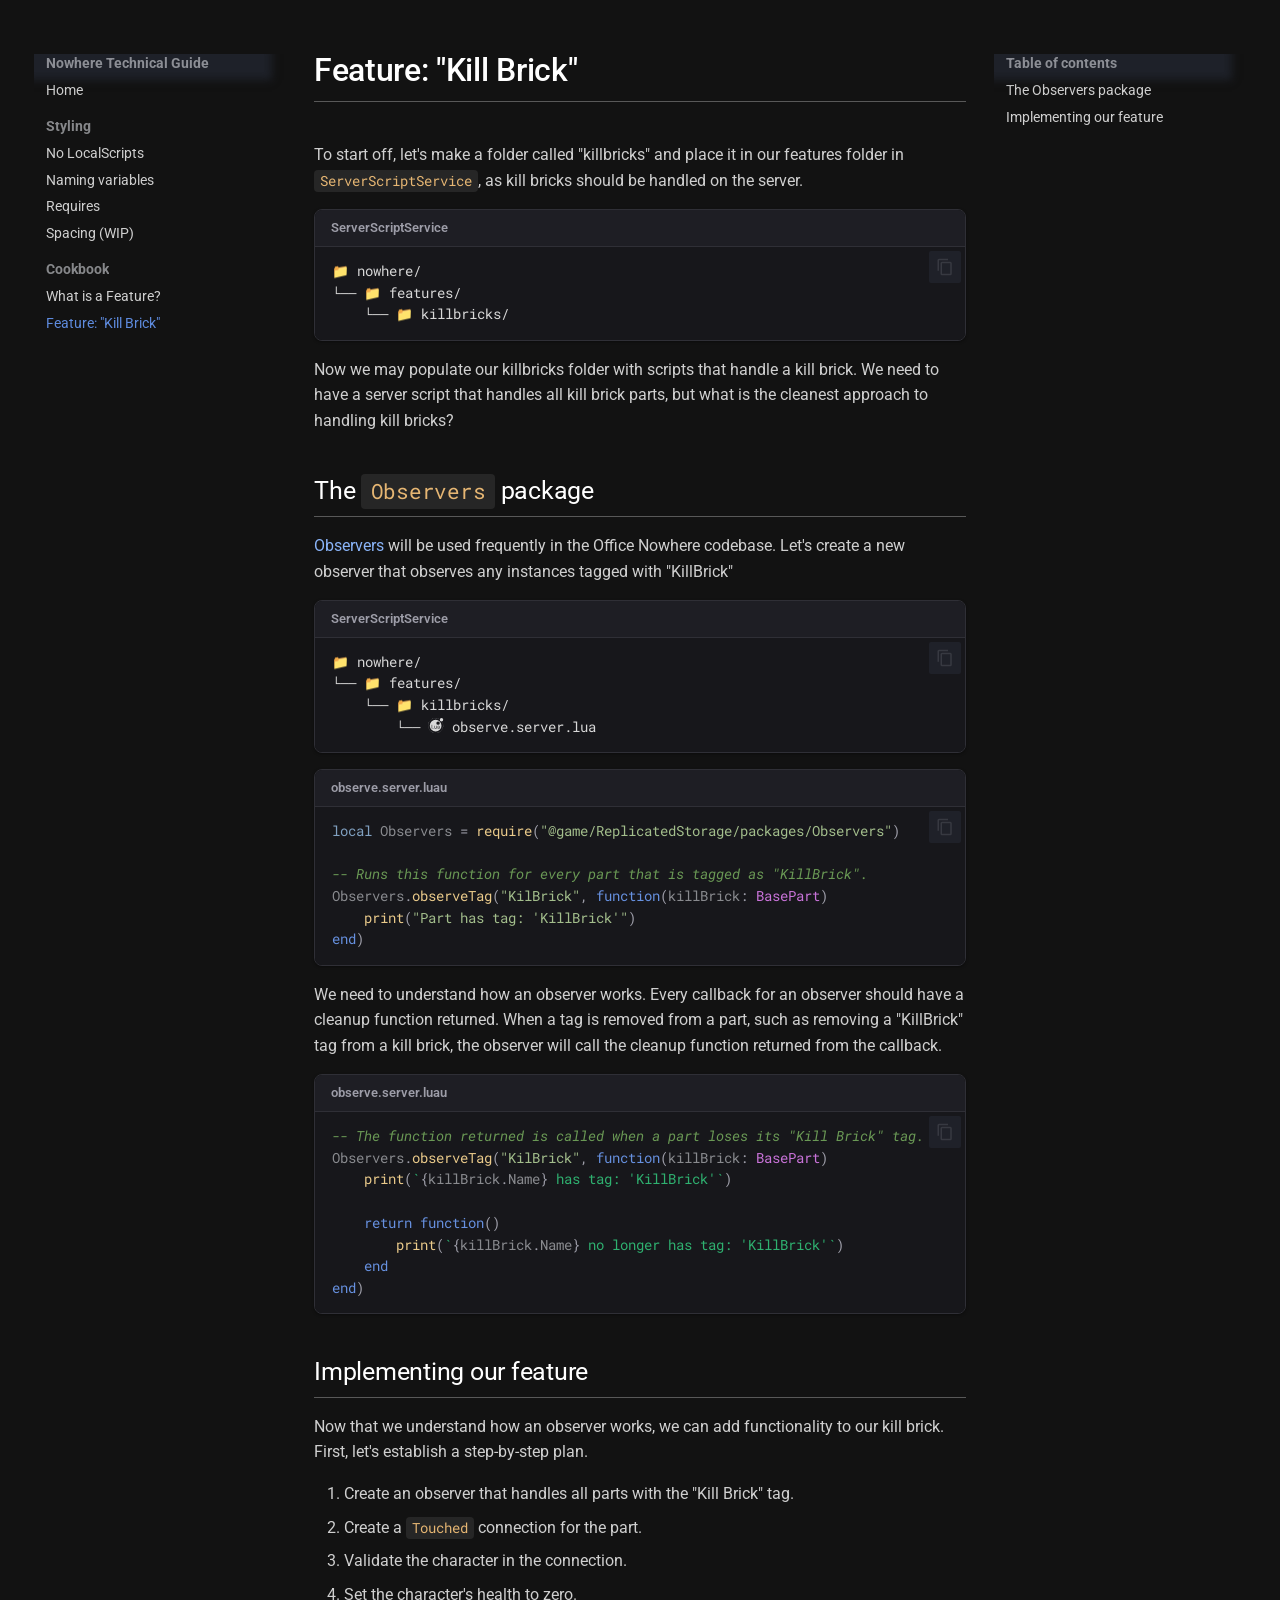
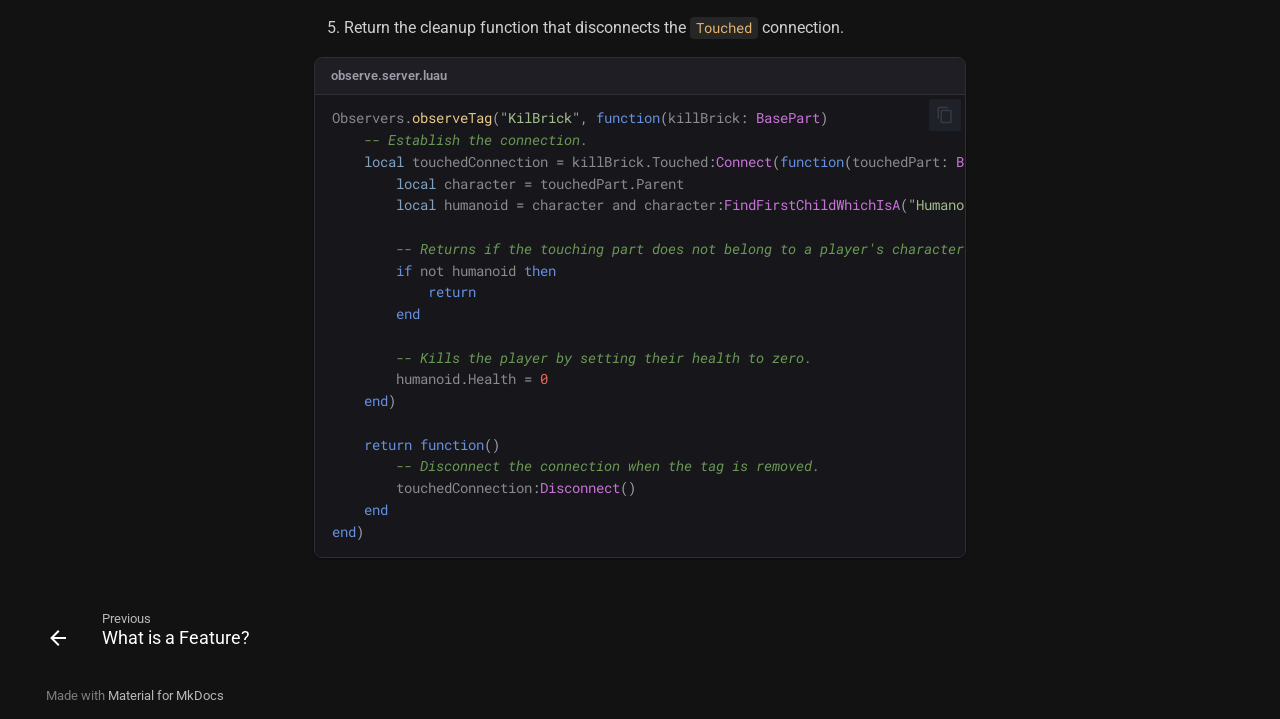
<file: cookbook/killbrick/index.html>
<!doctype html>
<html lang="en" class="no-js">
  <head>
    
      <meta charset="utf-8">
      <meta name="viewport" content="width=device-width,initial-scale=1">
      
      
      
      
        <link rel="prev" href="../features/">
      
      
      
        
      
      
      <link rel="icon" href="../../assets/images/favicon.png">
      <meta name="generator" content="mkdocs-1.6.1, mkdocs-material-9.7.7">
    
    
      
        <title>Feature: "Kill Brick" - Nowhere Technical Guide</title>
      
    
    
      <link rel="stylesheet" href="../../assets/stylesheets/main.ec1eaa64.min.css">
      
        
        <link rel="stylesheet" href="../../assets/stylesheets/palette.ab4e12ef.min.css">
      
      


    
    
      
    
    
      
        
        
        <link rel="preconnect" href="https://fonts.gstatic.com" crossorigin>
        <link rel="stylesheet" href="https://fonts.googleapis.com/css?family=Roboto:300,300i,400,400i,700,700i%7CRoboto+Mono:400,400i,700,700i&display=fallback">
        <style>:root{--md-text-font:"Roboto";--md-code-font:"Roboto Mono"}</style>
      
    
    
      <link rel="stylesheet" href="../../assets/_markdown_exec_pyodide.css">
    
      <link rel="stylesheet" href="../../stylesheets/extra.css">
    
    <script>__md_scope=new URL("../..",location),__md_hash=e=>[...e].reduce(((e,_)=>(e<<5)-e+_.charCodeAt(0)),0),__md_get=(e,_=localStorage,t=__md_scope)=>JSON.parse(_.getItem(t.pathname+"."+e)),__md_set=(e,_,t=localStorage,a=__md_scope)=>{try{t.setItem(a.pathname+"."+e,JSON.stringify(_))}catch(e){}}</script>
    
      

    
    
  </head>
  
  
    
    
    
    
    
    <body dir="ltr" data-md-color-scheme="slate" data-md-color-primary="black" data-md-color-accent="indigo">
  
    
    <input class="md-toggle" data-md-toggle="drawer" type="checkbox" id="__drawer" autocomplete="off">
    <input class="md-toggle" data-md-toggle="search" type="checkbox" id="__search" autocomplete="off">
    <label class="md-overlay" for="__drawer"></label>
    <div data-md-component="skip">
      
        
        <a href="#feature-kill-brick" class="md-skip">
          Skip to content
        </a>
      
    </div>
    <div data-md-component="announce">
      
    </div>
    
    
      

  

<header class="md-header md-header--shadow" data-md-component="header">
  <nav class="md-header__inner md-grid" aria-label="Header">
    <a href="../.." title="Nowhere Technical Guide" class="md-header__button md-logo" aria-label="Nowhere Technical Guide" data-md-component="logo">
      
  
  <svg xmlns="http://www.w3.org/2000/svg" viewBox="0 0 24 24"><path d="M12 8a3 3 0 0 0 3-3 3 3 0 0 0-3-3 3 3 0 0 0-3 3 3 3 0 0 0 3 3m0 3.54C9.64 9.35 6.5 8 3 8v11c3.5 0 6.64 1.35 9 3.54 2.36-2.19 5.5-3.54 9-3.54V8c-3.5 0-6.64 1.35-9 3.54"/></svg>

    </a>
    <label class="md-header__button md-icon" for="__drawer">
      
      <svg xmlns="http://www.w3.org/2000/svg" viewBox="0 0 24 24"><path d="M3 6h18v2H3zm0 5h18v2H3zm0 5h18v2H3z"/></svg>
    </label>
    <div class="md-header__title" data-md-component="header-title">
      <div class="md-header__ellipsis">
        <div class="md-header__topic">
          <span class="md-ellipsis">
            Nowhere Technical Guide
          </span>
        </div>
        <div class="md-header__topic" data-md-component="header-topic">
          <span class="md-ellipsis">
            
              Feature: "Kill Brick"
            
          </span>
        </div>
      </div>
    </div>
    
      
    
    
    
    
      
      
        <label class="md-header__button md-icon" for="__search">
          
          <svg xmlns="http://www.w3.org/2000/svg" viewBox="0 0 24 24"><path d="M9.5 3A6.5 6.5 0 0 1 16 9.5c0 1.61-.59 3.09-1.56 4.23l.27.27h.79l5 5-1.5 1.5-5-5v-.79l-.27-.27A6.52 6.52 0 0 1 9.5 16 6.5 6.5 0 0 1 3 9.5 6.5 6.5 0 0 1 9.5 3m0 2C7 5 5 7 5 9.5S7 14 9.5 14 14 12 14 9.5 12 5 9.5 5"/></svg>
        </label>
        <div class="md-search" data-md-component="search" role="dialog">
  <label class="md-search__overlay" for="__search"></label>
  <div class="md-search__inner" role="search">
    <form class="md-search__form" name="search">
      <input type="text" class="md-search__input" name="query" aria-label="Search" placeholder="Search" autocapitalize="off" autocorrect="off" autocomplete="off" spellcheck="false" data-md-component="search-query" required>
      <label class="md-search__icon md-icon" for="__search">
        
        <svg xmlns="http://www.w3.org/2000/svg" viewBox="0 0 24 24"><path d="M9.5 3A6.5 6.5 0 0 1 16 9.5c0 1.61-.59 3.09-1.56 4.23l.27.27h.79l5 5-1.5 1.5-5-5v-.79l-.27-.27A6.52 6.52 0 0 1 9.5 16 6.5 6.5 0 0 1 3 9.5 6.5 6.5 0 0 1 9.5 3m0 2C7 5 5 7 5 9.5S7 14 9.5 14 14 12 14 9.5 12 5 9.5 5"/></svg>
        
        <svg xmlns="http://www.w3.org/2000/svg" viewBox="0 0 24 24"><path d="M20 11v2H8l5.5 5.5-1.42 1.42L4.16 12l7.92-7.92L13.5 5.5 8 11z"/></svg>
      </label>
      <nav class="md-search__options" aria-label="Search">
        
        <button type="reset" class="md-search__icon md-icon" title="Clear" aria-label="Clear" tabindex="-1">
          
          <svg xmlns="http://www.w3.org/2000/svg" viewBox="0 0 24 24"><path d="M19 6.41 17.59 5 12 10.59 6.41 5 5 6.41 10.59 12 5 17.59 6.41 19 12 13.41 17.59 19 19 17.59 13.41 12z"/></svg>
        </button>
      </nav>
      
    </form>
    <div class="md-search__output">
      <div class="md-search__scrollwrap" tabindex="0" data-md-scrollfix>
        <div class="md-search-result" data-md-component="search-result">
          <div class="md-search-result__meta">
            Initializing search
          </div>
          <ol class="md-search-result__list" role="presentation"></ol>
        </div>
      </div>
    </div>
  </div>
</div>
      
    
    
  </nav>
  
</header>
    
    <div class="md-container" data-md-component="container">
      
      
        
          
        
      
      <main class="md-main" data-md-component="main">
        <div class="md-main__inner md-grid">
          
            
              
              <div class="md-sidebar md-sidebar--primary" data-md-component="sidebar" data-md-type="navigation" >
                <div class="md-sidebar__scrollwrap">
                  <div class="md-sidebar__inner">
                    



<nav class="md-nav md-nav--primary" aria-label="Navigation" data-md-level="0">
  <label class="md-nav__title" for="__drawer">
    <a href="../.." title="Nowhere Technical Guide" class="md-nav__button md-logo" aria-label="Nowhere Technical Guide" data-md-component="logo">
      
  
  <svg xmlns="http://www.w3.org/2000/svg" viewBox="0 0 24 24"><path d="M12 8a3 3 0 0 0 3-3 3 3 0 0 0-3-3 3 3 0 0 0-3 3 3 3 0 0 0 3 3m0 3.54C9.64 9.35 6.5 8 3 8v11c3.5 0 6.64 1.35 9 3.54 2.36-2.19 5.5-3.54 9-3.54V8c-3.5 0-6.64 1.35-9 3.54"/></svg>

    </a>
    Nowhere Technical Guide
  </label>
  
  <ul class="md-nav__list" data-md-scrollfix>
    
      
      
  
  
  
  
    <li class="md-nav__item">
      <a href="../.." class="md-nav__link">
        
  
  
  <span class="md-ellipsis">
    
  
    Home
  

    
  </span>
  
  

      </a>
    </li>
  

    
      
      
  
  
  
  
    
    
    
    
      
        
        
      
    
    
    <li class="md-nav__item md-nav__item--section md-nav__item--nested">
      
        
        
          
        
        <input class="md-nav__toggle md-toggle md-toggle--indeterminate" type="checkbox" id="__nav_2" >
        
          
          <label class="md-nav__link" for="__nav_2" id="__nav_2_label" tabindex="">
            
  
  
  <span class="md-ellipsis">
    
  
    Styling
  

    
  </span>
  
  

            <span class="md-nav__icon md-icon"></span>
          </label>
        
        <nav class="md-nav" data-md-level="1" aria-labelledby="__nav_2_label" aria-expanded="false">
          <label class="md-nav__title" for="__nav_2">
            <span class="md-nav__icon md-icon"></span>
            
  
    Styling
  

          </label>
          <ul class="md-nav__list" data-md-scrollfix>
            
              
                
  
  
  
  
    <li class="md-nav__item">
      <a href="../../styling/localscripts/" class="md-nav__link">
        
  
  
  <span class="md-ellipsis">
    
  
    No LocalScripts
  

    
  </span>
  
  

      </a>
    </li>
  

              
            
              
                
  
  
  
  
    <li class="md-nav__item">
      <a href="../../styling/naming-variables/" class="md-nav__link">
        
  
  
  <span class="md-ellipsis">
    
  
    Naming variables
  

    
  </span>
  
  

      </a>
    </li>
  

              
            
              
                
  
  
  
  
    <li class="md-nav__item">
      <a href="../../styling/requires/" class="md-nav__link">
        
  
  
  <span class="md-ellipsis">
    
  
    Requires
  

    
  </span>
  
  

      </a>
    </li>
  

              
            
              
                
  
  
  
  
    <li class="md-nav__item">
      <a href="../../styling/spacing/" class="md-nav__link">
        
  
  
  <span class="md-ellipsis">
    
  
    Spacing (WIP)
  

    
  </span>
  
  

      </a>
    </li>
  

              
            
          </ul>
        </nav>
      
    </li>
  

    
      
      
  
  
    
  
  
  
    
    
    
    
      
        
        
      
    
    
    <li class="md-nav__item md-nav__item--active md-nav__item--section md-nav__item--nested">
      
        
        
        <input class="md-nav__toggle md-toggle " type="checkbox" id="__nav_3" checked>
        
          
          <label class="md-nav__link" for="__nav_3" id="__nav_3_label" tabindex="">
            
  
  
  <span class="md-ellipsis">
    
  
    Cookbook
  

    
  </span>
  
  

            <span class="md-nav__icon md-icon"></span>
          </label>
        
        <nav class="md-nav" data-md-level="1" aria-labelledby="__nav_3_label" aria-expanded="true">
          <label class="md-nav__title" for="__nav_3">
            <span class="md-nav__icon md-icon"></span>
            
  
    Cookbook
  

          </label>
          <ul class="md-nav__list" data-md-scrollfix>
            
              
                
  
  
  
  
    <li class="md-nav__item">
      <a href="../features/" class="md-nav__link">
        
  
  
  <span class="md-ellipsis">
    
  
    What is a Feature?
  

    
  </span>
  
  

      </a>
    </li>
  

              
            
              
                
  
  
    
  
  
  
    <li class="md-nav__item md-nav__item--active">
      
      <input class="md-nav__toggle md-toggle" type="checkbox" id="__toc">
      
      
        
      
      
        <label class="md-nav__link md-nav__link--active" for="__toc">
          
  
  
  <span class="md-ellipsis">
    
  
    Feature: "Kill Brick"
  

    
  </span>
  
  

          <span class="md-nav__icon md-icon"></span>
        </label>
      
      <a href="./" class="md-nav__link md-nav__link--active">
        
  
  
  <span class="md-ellipsis">
    
  
    Feature: "Kill Brick"
  

    
  </span>
  
  

      </a>
      
        

<nav class="md-nav md-nav--secondary" aria-label="Table of contents">
  
  
  
    
  
  
    <label class="md-nav__title" for="__toc">
      <span class="md-nav__icon md-icon"></span>
      Table of contents
    </label>
    <ul class="md-nav__list" data-md-component="toc" data-md-scrollfix>
      
        <li class="md-nav__item">
  <a href="#the-observers-package" class="md-nav__link">
    <span class="md-ellipsis">
      
        The Observers package
      
    </span>
  </a>
  
</li>
      
        <li class="md-nav__item">
  <a href="#implementing-our-feature" class="md-nav__link">
    <span class="md-ellipsis">
      
        Implementing our feature
      
    </span>
  </a>
  
</li>
      
    </ul>
  
</nav>
      
    </li>
  

              
            
          </ul>
        </nav>
      
    </li>
  

    
  </ul>
</nav>
                  </div>
                </div>
              </div>
            
            
              
              <div class="md-sidebar md-sidebar--secondary" data-md-component="sidebar" data-md-type="toc" >
                <div class="md-sidebar__scrollwrap">
                  <div class="md-sidebar__inner">
                    

<nav class="md-nav md-nav--secondary" aria-label="Table of contents">
  
  
  
    
  
  
    <label class="md-nav__title" for="__toc">
      <span class="md-nav__icon md-icon"></span>
      Table of contents
    </label>
    <ul class="md-nav__list" data-md-component="toc" data-md-scrollfix>
      
        <li class="md-nav__item">
  <a href="#the-observers-package" class="md-nav__link">
    <span class="md-ellipsis">
      
        The Observers package
      
    </span>
  </a>
  
</li>
      
        <li class="md-nav__item">
  <a href="#implementing-our-feature" class="md-nav__link">
    <span class="md-ellipsis">
      
        Implementing our feature
      
    </span>
  </a>
  
</li>
      
    </ul>
  
</nav>
                  </div>
                </div>
              </div>
            
          
          
            <div class="md-content" data-md-component="content">
              
              <article class="md-content__inner md-typeset">
                
                  



<h1 id="feature-kill-brick">Feature: "Kill Brick"</h1>
<p>To start off, let's make a folder called "killbricks" and place it in our features folder in <code>ServerScriptService</code>, as kill bricks should be handled on the server.</p>
<div class="highlight"><span class="filename">ServerScriptService</span><pre><span></span><code>📁<span class="w"> </span>nowhere/
└──<span class="w"> </span>📁<span class="w"> </span>features/
<span class="w">    </span>└──<span class="w"> </span>📁<span class="w"> </span>killbricks/
</code></pre></div>
<p>Now we may populate our killbricks folder with scripts that handle a kill brick. We need to have a server script that handles all kill brick parts, but what is the cleanest approach to handling kill bricks?</p>
<h2 id="the-observers-package">The <code>Observers</code> package</h2>
<p><a href="https://sleitnick.github.io/RbxObservers/api/Observers/">Observers</a> will be used frequently in the Office Nowhere codebase. Let's create a new observer that observes any instances tagged with "KillBrick"</p>
<div class="highlight"><span class="filename">ServerScriptService</span><pre><span></span><code>📁<span class="w"> </span>nowhere/
└──<span class="w"> </span>📁<span class="w"> </span>features/
<span class="w">    </span>└──<span class="w"> </span>📁<span class="w"> </span>killbricks/
<span class="w">        </span>└──<span class="w"> </span><span class="twemoji"><svg xmlns="http://www.w3.org/2000/svg" viewBox="0 0 24 24"><path d="m.38 10.377-.272-.037c-.048.344-.082.695-.101 1.041l.275.016q.027-.512.098-1.02m3.756-7.088-.184-.205c-.258.232-.509.48-.746.734l.202.188c.231-.248.476-.49.728-.717m1.633-1.23-.146-.235q-.446.28-.863.594l.166.219c.27-.203.554-.399.843-.578m-3.945 16.31q.278.447.593.863l.22-.164a12 12 0 0 1-.58-.844zm-.697-1.967-.255.104q.195.479.431.943l.005.01.245-.125-.005-.01a12 12 0 0 1-.421-.922M.298 9.309l.269.063c.076-.332.168-.664.272-.986l-.261-.087c-.108.332-.202.672-.28 1.01M.274 12.42l-.275.01c.012.348.04.699.083 1.043l.273-.033c-.042-.336-.069-.68-.081-1.02m-.018 2.086c.073.34.162.682.264 1.014l.263-.08q-.15-.49-.258-.99zM11.573.275 11.563 0c-.348.012-.699.039-1.044.082l.034.273q.508-.062 1.02-.08m11.648 8.291c.1.326.186.66.256.992l.27-.059c-.072-.34-.16-.682-.262-1.014zm-5.6-7.177a12 12 0 0 0-.947-.449l-.107.252q.473.2.926.439zM15.693.572q-.499-.159-1.01-.277l-.063.268q.5.115.988.273zm-9.019.973q.449-.226.916-.418L7.486.873q-.478.192-.937.428l-.015.008.125.244zm17.053 10.043.275-.01a12 12 0 0 0-.082-1.045l-.273.033c.041.338.068.682.08 1.022M13.654.105q-.52-.07-1.043-.098l-.014.273c.339.018.683.051 1.019.098zm-4.11.422-.058-.27c-.34.072-.681.16-1.014.264l.081.262c.325-.099.659-.185.991-.256M1.921 5.469l.231.15c.185-.285.384-.566.592-.834l-.217-.17q-.321.416-.606.854M.943 7.318l.253.107c.132-.313.28-.625.439-.924l-.243-.128c-.163.307-.314.625-.449.945m17.28 14.625.145.234c.295-.186.586-.385.863-.594l-.164-.219c-.272.204-.557.4-.844.579m3.025-2.724.217.17c.215-.273.418-.561.607-.854l-.23-.148q-.28.429-.594.832m-1.393 1.496.184.203c.258-.23.51-.479.746-.732l-.201-.188c-.23.248-.477.488-.729.717m2.504-3.211.244.129c.162-.307.314-.625.449-.945l-.254-.107a11 11 0 0 1-.439.923m1.258-3.875.273.039q.073-.52.102-1.043l-.275-.014a11 11 0 0 1-.1 1.018m-.461 1.992.264.086q.161-.499.279-1.01l-.268-.063c-.077.333-.169.665-.275.987m-.703-8.949c.154.303.297.617.424.932l.256-.104a12 12 0 0 0-.436-.953zM8.296 23.418q.498.161 1.009.279l.062-.268a12 12 0 0 1-.986-.273zm2.039.471c.345.049.696.082 1.043.102l.014-.275a12 12 0 0 1-1.019-.098zm6.991-1.44q-.456.232-.926.424l.104.256c.318-.131.639-.275.947-.434l.004-.002-.123-.246zm-12.713-.982c.274.213.562.418.854.605l.149-.23a12 12 0 0 1-.833-.592zm7.804 2.258.009.275a13 13 0 0 0 1.045-.084l-.035-.271c-.336.041-.68.068-1.019.08M6.37 22.604q.463.245.946.449l.107-.254a12 12 0 0 1-.924-.439zm-3.287-2.563c.233.258.48.51.734.746l.188-.201c-.249-.23-.49-.477-.717-.729zm11.362 3.434.059.27a12 12 0 0 0 1.014-.266l-.082-.262c-.325.099-.659.185-.991.258M21.18.129a2.689 2.689 0 1 0 0 5.378 2.689 2.689 0 1 0 0-5.378m-5.856 15.318c0 .471.314.66.852.66.67 0 1.297-.396 1.297-1.016v-.645c-.23.107-.379.141-1.107.24-.735.109-1.042.306-1.042.761M12 2.818a9.18 9.18 0 0 0-9.18 9.18A9.18 9.18 0 1 0 12 2.818m-2.487 13.77H5.771v-6.023h.769v5.346h2.974zm4.13 0h-.619v-.67c-.405.57-.811.793-1.446.793-.843 0-1.38-.463-1.38-1.182v-3.271h.686v3c0 .52.347.85.893.85.719 0 1.181-.578 1.181-1.461v-2.389h.686v4.33zm-.53-8.393a2.69 2.69 0 1 1 5.375.001 2.69 2.69 0 0 1-5.375-.001m5.567 7.856v.52c-.223.059-.33.074-.471.074a.73.73 0 0 1-.711-.57 2.03 2.03 0 0 1-1.471.637c-.877 0-1.422-.463-1.422-1.248 0-.527.256-.916.76-1.123.266-.107.414-.141 1.389-.264.545-.066.719-.191.719-.48v-.182c0-.412-.348-.645-.967-.645-.645 0-.957.24-1.016.77h-.693c.041-1 .686-1.404 1.734-1.404 1.066 0 1.627.412 1.627 1.182v2.412c0 .215.133.338.373.338.041-.002.074-.002.149-.017"/></svg></span><span class="w"> </span>observe.server.lua
</code></pre></div>
<div class="highlight"><span class="filename">observe.server.luau</span><pre><span></span><code><span class="kd">local</span><span class="w"> </span><span class="nv">Observers</span><span class="w"> </span><span class="o">=</span><span class="w"> </span><span class="nf">require</span><span class="p">(</span><span class="s2">"@game/ReplicatedStorage/packages/Observers"</span><span class="p">)</span>

<span class="c1">-- Runs this function for every part that is tagged as "KillBrick".</span>
<span class="nv">Observers</span><span class="p">.</span><span class="nf">observeTag</span><span class="p">(</span><span class="s2">"KilBrick"</span><span class="p">,</span><span class="w"> </span><span class="kr">function</span><span class="p">(</span><span class="nv">killBrick</span><span class="p">:</span><span class="w"> </span><span class="nc">BasePart</span><span class="p">)</span>
<span class="w">    </span><span class="nf">print</span><span class="p">(</span><span class="s2">"Part has tag: 'KillBrick'"</span><span class="p">)</span>
<span class="kr">end</span><span class="p">)</span>
</code></pre></div>
<p>We need to understand how an observer works. Every callback for an observer should have a cleanup function returned. When a tag is removed from a part, such as removing a "KillBrick" tag from a kill brick, the observer will call the cleanup function returned from the callback.</p>
<div class="highlight"><span class="filename">observe.server.luau</span><pre><span></span><code><span class="c1">-- The function returned is called when a part loses its "Kill Brick" tag.</span>
<span class="nv">Observers</span><span class="p">.</span><span class="nf">observeTag</span><span class="p">(</span><span class="s2">"KilBrick"</span><span class="p">,</span><span class="w"> </span><span class="kr">function</span><span class="p">(</span><span class="nv">killBrick</span><span class="p">:</span><span class="w"> </span><span class="nc">BasePart</span><span class="p">)</span>
<span class="w">    </span><span class="nf">print</span><span class="p">(</span><span class="sb">`</span><span class="p">{</span><span class="nv">killBrick</span><span class="p">.</span><span class="nv">Name</span><span class="p">}</span><span class="sb"> has tag: 'KillBrick'`</span><span class="p">)</span>

<span class="w">    </span><span class="kr">return</span><span class="w"> </span><span class="kr">function</span><span class="p">()</span>
<span class="w">        </span><span class="nf">print</span><span class="p">(</span><span class="sb">`</span><span class="p">{</span><span class="nv">killBrick</span><span class="p">.</span><span class="nv">Name</span><span class="p">}</span><span class="sb"> no longer has tag: 'KillBrick'`</span><span class="p">)</span>
<span class="w">    </span><span class="kr">end</span>
<span class="kr">end</span><span class="p">)</span>
</code></pre></div>
<h2 id="implementing-our-feature">Implementing our feature</h2>
<p>Now that we understand how an observer works, we can add functionality to our kill brick. First, let's establish a step-by-step plan.</p>
<ol>
<li>Create an observer that handles all parts with the "Kill Brick" tag.</li>
<li>Create a <code>Touched</code> connection for the part.</li>
<li>Validate the character in the connection.</li>
<li>Set the character's health to zero.</li>
<li>Return the cleanup function that disconnects the <code>Touched</code> connection.</li>
</ol>
<div class="highlight"><span class="filename">observe.server.luau</span><pre><span></span><code><span class="nv">Observers</span><span class="p">.</span><span class="nf">observeTag</span><span class="p">(</span><span class="s2">"KilBrick"</span><span class="p">,</span><span class="w"> </span><span class="kr">function</span><span class="p">(</span><span class="nv">killBrick</span><span class="p">:</span><span class="w"> </span><span class="nc">BasePart</span><span class="p">)</span>
<span class="w">    </span><span class="c1">-- Establish the connection.</span>
<span class="w">    </span><span class="kd">local</span><span class="w"> </span><span class="nv">touchedConnection</span><span class="w"> </span><span class="o">=</span><span class="w"> </span><span class="nv">killBrick</span><span class="p">.</span><span class="nv">Touched</span><span class="p">:</span><span class="nc">Connect</span><span class="p">(</span><span class="kr">function</span><span class="p">(</span><span class="nv">touchedPart</span><span class="p">:</span><span class="w"> </span><span class="nc">BasePart</span><span class="p">)</span><span class="w"> </span>
<span class="w">        </span><span class="kd">local</span><span class="w"> </span><span class="nv">character</span><span class="w"> </span><span class="o">=</span><span class="w"> </span><span class="nv">touchedPart</span><span class="p">.</span><span class="nv">Parent</span>
<span class="w">        </span><span class="kd">local</span><span class="w"> </span><span class="nv">humanoid</span><span class="w"> </span><span class="o">=</span><span class="w"> </span><span class="nv">character</span><span class="w"> </span><span class="ow">and</span><span class="w"> </span><span class="nv">character</span><span class="p">:</span><span class="nc">FindFirstChildWhichIsA</span><span class="p">(</span><span class="s2">"Humanoid"</span><span class="p">)</span>

<span class="w">        </span><span class="c1">-- Returns if the touching part does not belong to a player's character.</span>
<span class="w">        </span><span class="kr">if</span><span class="w"> </span><span class="nv">not</span><span class="w"> </span><span class="nv">humanoid</span><span class="w"> </span><span class="kr">then</span>
<span class="w">            </span><span class="kr">return</span>
<span class="w">        </span><span class="kr">end</span>

<span class="w">        </span><span class="c1">-- Kills the player by setting their health to zero.</span>
<span class="w">        </span><span class="nv">humanoid</span><span class="p">.</span><span class="nv">Health</span><span class="w"> </span><span class="o">=</span><span class="w"> </span><span class="mf">0</span>
<span class="w">    </span><span class="kr">end</span><span class="p">)</span>

<span class="w">    </span><span class="kr">return</span><span class="w"> </span><span class="kr">function</span><span class="p">()</span>
<span class="w">        </span><span class="c1">-- Disconnect the connection when the tag is removed.</span>
<span class="w">        </span><span class="nv">touchedConnection</span><span class="p">:</span><span class="nc">Disconnect</span><span class="p">()</span>
<span class="w">    </span><span class="kr">end</span>
<span class="kr">end</span><span class="p">)</span>
</code></pre></div>












                
              </article>
            </div>
          
          
<script>var target=document.getElementById(location.hash.slice(1));target&&target.name&&(target.checked=target.name.startsWith("__tabbed_"))</script>
        </div>
        
      </main>
      
        <footer class="md-footer">
  
    
      
      <nav class="md-footer__inner md-grid" aria-label="Footer" >
        
          
          <a href="../features/" class="md-footer__link md-footer__link--prev" aria-label="Previous: What is a Feature?">
            <div class="md-footer__button md-icon">
              
              <svg xmlns="http://www.w3.org/2000/svg" viewBox="0 0 24 24"><path d="M20 11v2H8l5.5 5.5-1.42 1.42L4.16 12l7.92-7.92L13.5 5.5 8 11z"/></svg>
            </div>
            <div class="md-footer__title">
              <span class="md-footer__direction">
                Previous
              </span>
              <div class="md-ellipsis">
                What is a Feature?
              </div>
            </div>
          </a>
        
        
      </nav>
    
  
  <div class="md-footer-meta md-typeset">
    <div class="md-footer-meta__inner md-grid">
      <div class="md-copyright">
  
  
    Made with
    <a href="https://squidfunk.github.io/mkdocs-material/" target="_blank" rel="noopener">
      Material for MkDocs
    </a>
  
</div>
      
    </div>
  </div>
</footer>
      
    </div>
    <div class="md-dialog" data-md-component="dialog">
      <div class="md-dialog__inner md-typeset"></div>
    </div>
    
    
    
      
      
      <script id="__config" type="application/json">{"annotate": null, "base": "../..", "features": ["navigation.sections", "navigation.expand", "content.code.copy", "navigation.footer"], "search": "../../assets/javascripts/workers/search.2c215733.min.js", "tags": null, "translations": {"clipboard.copied": "Copied to clipboard", "clipboard.copy": "Copy to clipboard", "search.result.more.one": "1 more on this page", "search.result.more.other": "# more on this page", "search.result.none": "No matching documents", "search.result.one": "1 matching document", "search.result.other": "# matching documents", "search.result.placeholder": "Type to start searching", "search.result.term.missing": "Missing", "select.version": "Select version"}, "version": null}</script>
    
    
      <script src="../../assets/javascripts/bundle.d7400e89.min.js"></script>
      
        <script src="../../assets/_markdown_exec_pyodide.js"></script>
      
    
  </body>
</html>
</file>
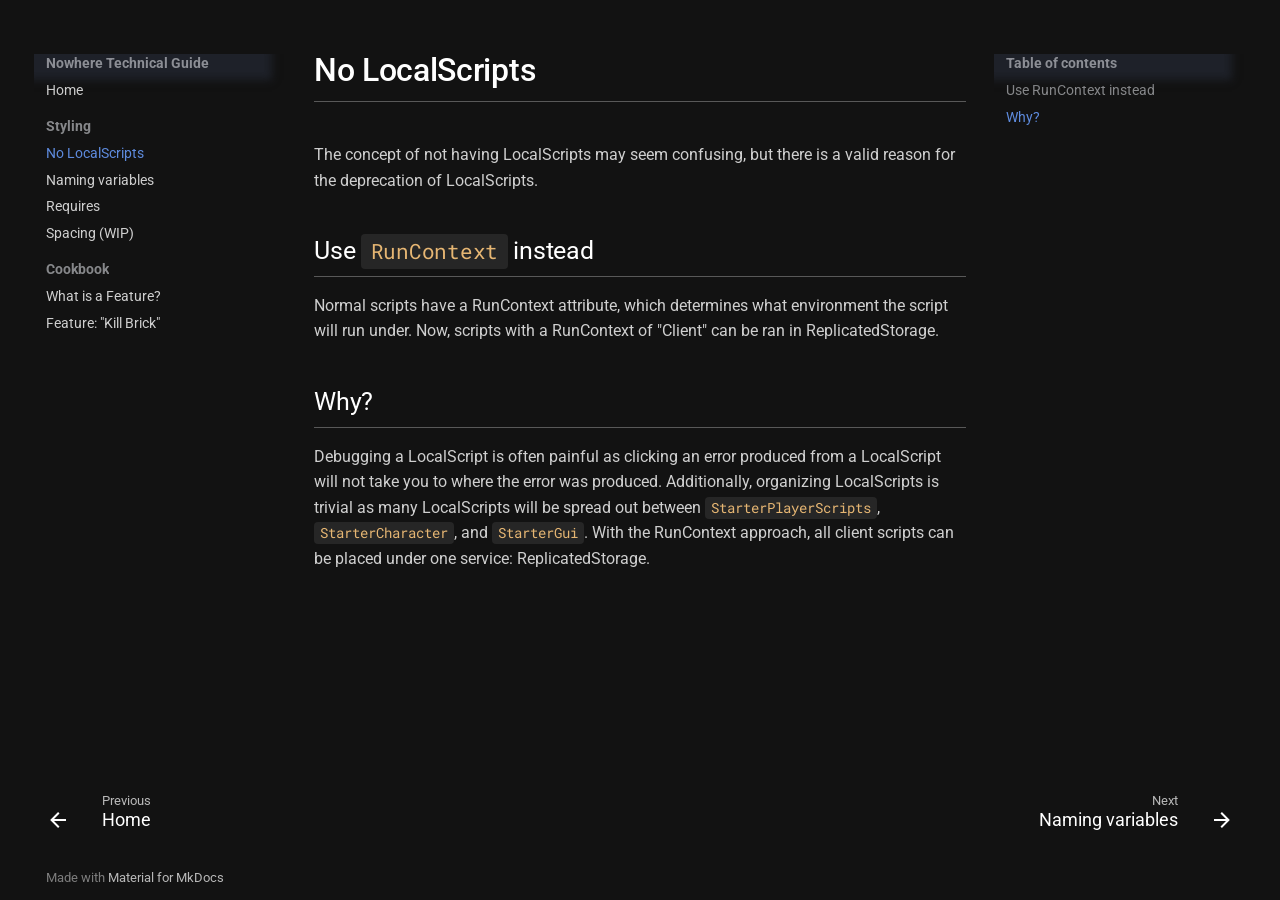
<file: styling/localscripts/index.html>
<!doctype html>
<html lang="en" class="no-js">
  <head>
    
      <meta charset="utf-8">
      <meta name="viewport" content="width=device-width,initial-scale=1">
      
      
      
      
        <link rel="prev" href="../..">
      
      
        <link rel="next" href="../naming-variables/">
      
      
        
      
      
      <link rel="icon" href="../../assets/images/favicon.png">
      <meta name="generator" content="mkdocs-1.6.1, mkdocs-material-9.7.7">
    
    
      
        <title>No LocalScripts - Nowhere Technical Guide</title>
      
    
    
      <link rel="stylesheet" href="../../assets/stylesheets/main.ec1eaa64.min.css">
      
        
        <link rel="stylesheet" href="../../assets/stylesheets/palette.ab4e12ef.min.css">
      
      


    
    
      
    
    
      
        
        
        <link rel="preconnect" href="https://fonts.gstatic.com" crossorigin>
        <link rel="stylesheet" href="https://fonts.googleapis.com/css?family=Roboto:300,300i,400,400i,700,700i%7CRoboto+Mono:400,400i,700,700i&display=fallback">
        <style>:root{--md-text-font:"Roboto";--md-code-font:"Roboto Mono"}</style>
      
    
    
      <link rel="stylesheet" href="../../assets/_markdown_exec_pyodide.css">
    
      <link rel="stylesheet" href="../../stylesheets/extra.css">
    
    <script>__md_scope=new URL("../..",location),__md_hash=e=>[...e].reduce(((e,_)=>(e<<5)-e+_.charCodeAt(0)),0),__md_get=(e,_=localStorage,t=__md_scope)=>JSON.parse(_.getItem(t.pathname+"."+e)),__md_set=(e,_,t=localStorage,a=__md_scope)=>{try{t.setItem(a.pathname+"."+e,JSON.stringify(_))}catch(e){}}</script>
    
      

    
    
  </head>
  
  
    
    
    
    
    
    <body dir="ltr" data-md-color-scheme="slate" data-md-color-primary="black" data-md-color-accent="indigo">
  
    
    <input class="md-toggle" data-md-toggle="drawer" type="checkbox" id="__drawer" autocomplete="off">
    <input class="md-toggle" data-md-toggle="search" type="checkbox" id="__search" autocomplete="off">
    <label class="md-overlay" for="__drawer"></label>
    <div data-md-component="skip">
      
        
        <a href="#no-localscripts" class="md-skip">
          Skip to content
        </a>
      
    </div>
    <div data-md-component="announce">
      
    </div>
    
    
      

  

<header class="md-header md-header--shadow" data-md-component="header">
  <nav class="md-header__inner md-grid" aria-label="Header">
    <a href="../.." title="Nowhere Technical Guide" class="md-header__button md-logo" aria-label="Nowhere Technical Guide" data-md-component="logo">
      
  
  <svg xmlns="http://www.w3.org/2000/svg" viewBox="0 0 24 24"><path d="M12 8a3 3 0 0 0 3-3 3 3 0 0 0-3-3 3 3 0 0 0-3 3 3 3 0 0 0 3 3m0 3.54C9.64 9.35 6.5 8 3 8v11c3.5 0 6.64 1.35 9 3.54 2.36-2.19 5.5-3.54 9-3.54V8c-3.5 0-6.64 1.35-9 3.54"/></svg>

    </a>
    <label class="md-header__button md-icon" for="__drawer">
      
      <svg xmlns="http://www.w3.org/2000/svg" viewBox="0 0 24 24"><path d="M3 6h18v2H3zm0 5h18v2H3zm0 5h18v2H3z"/></svg>
    </label>
    <div class="md-header__title" data-md-component="header-title">
      <div class="md-header__ellipsis">
        <div class="md-header__topic">
          <span class="md-ellipsis">
            Nowhere Technical Guide
          </span>
        </div>
        <div class="md-header__topic" data-md-component="header-topic">
          <span class="md-ellipsis">
            
              No LocalScripts
            
          </span>
        </div>
      </div>
    </div>
    
      
    
    
    
    
      
      
        <label class="md-header__button md-icon" for="__search">
          
          <svg xmlns="http://www.w3.org/2000/svg" viewBox="0 0 24 24"><path d="M9.5 3A6.5 6.5 0 0 1 16 9.5c0 1.61-.59 3.09-1.56 4.23l.27.27h.79l5 5-1.5 1.5-5-5v-.79l-.27-.27A6.52 6.52 0 0 1 9.5 16 6.5 6.5 0 0 1 3 9.5 6.5 6.5 0 0 1 9.5 3m0 2C7 5 5 7 5 9.5S7 14 9.5 14 14 12 14 9.5 12 5 9.5 5"/></svg>
        </label>
        <div class="md-search" data-md-component="search" role="dialog">
  <label class="md-search__overlay" for="__search"></label>
  <div class="md-search__inner" role="search">
    <form class="md-search__form" name="search">
      <input type="text" class="md-search__input" name="query" aria-label="Search" placeholder="Search" autocapitalize="off" autocorrect="off" autocomplete="off" spellcheck="false" data-md-component="search-query" required>
      <label class="md-search__icon md-icon" for="__search">
        
        <svg xmlns="http://www.w3.org/2000/svg" viewBox="0 0 24 24"><path d="M9.5 3A6.5 6.5 0 0 1 16 9.5c0 1.61-.59 3.09-1.56 4.23l.27.27h.79l5 5-1.5 1.5-5-5v-.79l-.27-.27A6.52 6.52 0 0 1 9.5 16 6.5 6.5 0 0 1 3 9.5 6.5 6.5 0 0 1 9.5 3m0 2C7 5 5 7 5 9.5S7 14 9.5 14 14 12 14 9.5 12 5 9.5 5"/></svg>
        
        <svg xmlns="http://www.w3.org/2000/svg" viewBox="0 0 24 24"><path d="M20 11v2H8l5.5 5.5-1.42 1.42L4.16 12l7.92-7.92L13.5 5.5 8 11z"/></svg>
      </label>
      <nav class="md-search__options" aria-label="Search">
        
        <button type="reset" class="md-search__icon md-icon" title="Clear" aria-label="Clear" tabindex="-1">
          
          <svg xmlns="http://www.w3.org/2000/svg" viewBox="0 0 24 24"><path d="M19 6.41 17.59 5 12 10.59 6.41 5 5 6.41 10.59 12 5 17.59 6.41 19 12 13.41 17.59 19 19 17.59 13.41 12z"/></svg>
        </button>
      </nav>
      
    </form>
    <div class="md-search__output">
      <div class="md-search__scrollwrap" tabindex="0" data-md-scrollfix>
        <div class="md-search-result" data-md-component="search-result">
          <div class="md-search-result__meta">
            Initializing search
          </div>
          <ol class="md-search-result__list" role="presentation"></ol>
        </div>
      </div>
    </div>
  </div>
</div>
      
    
    
  </nav>
  
</header>
    
    <div class="md-container" data-md-component="container">
      
      
        
          
        
      
      <main class="md-main" data-md-component="main">
        <div class="md-main__inner md-grid">
          
            
              
              <div class="md-sidebar md-sidebar--primary" data-md-component="sidebar" data-md-type="navigation" >
                <div class="md-sidebar__scrollwrap">
                  <div class="md-sidebar__inner">
                    



<nav class="md-nav md-nav--primary" aria-label="Navigation" data-md-level="0">
  <label class="md-nav__title" for="__drawer">
    <a href="../.." title="Nowhere Technical Guide" class="md-nav__button md-logo" aria-label="Nowhere Technical Guide" data-md-component="logo">
      
  
  <svg xmlns="http://www.w3.org/2000/svg" viewBox="0 0 24 24"><path d="M12 8a3 3 0 0 0 3-3 3 3 0 0 0-3-3 3 3 0 0 0-3 3 3 3 0 0 0 3 3m0 3.54C9.64 9.35 6.5 8 3 8v11c3.5 0 6.64 1.35 9 3.54 2.36-2.19 5.5-3.54 9-3.54V8c-3.5 0-6.64 1.35-9 3.54"/></svg>

    </a>
    Nowhere Technical Guide
  </label>
  
  <ul class="md-nav__list" data-md-scrollfix>
    
      
      
  
  
  
  
    <li class="md-nav__item">
      <a href="../.." class="md-nav__link">
        
  
  
  <span class="md-ellipsis">
    
  
    Home
  

    
  </span>
  
  

      </a>
    </li>
  

    
      
      
  
  
    
  
  
  
    
    
    
    
      
        
        
      
    
    
    <li class="md-nav__item md-nav__item--active md-nav__item--section md-nav__item--nested">
      
        
        
        <input class="md-nav__toggle md-toggle " type="checkbox" id="__nav_2" checked>
        
          
          <label class="md-nav__link" for="__nav_2" id="__nav_2_label" tabindex="">
            
  
  
  <span class="md-ellipsis">
    
  
    Styling
  

    
  </span>
  
  

            <span class="md-nav__icon md-icon"></span>
          </label>
        
        <nav class="md-nav" data-md-level="1" aria-labelledby="__nav_2_label" aria-expanded="true">
          <label class="md-nav__title" for="__nav_2">
            <span class="md-nav__icon md-icon"></span>
            
  
    Styling
  

          </label>
          <ul class="md-nav__list" data-md-scrollfix>
            
              
                
  
  
    
  
  
  
    <li class="md-nav__item md-nav__item--active">
      
      <input class="md-nav__toggle md-toggle" type="checkbox" id="__toc">
      
      
        
      
      
        <label class="md-nav__link md-nav__link--active" for="__toc">
          
  
  
  <span class="md-ellipsis">
    
  
    No LocalScripts
  

    
  </span>
  
  

          <span class="md-nav__icon md-icon"></span>
        </label>
      
      <a href="./" class="md-nav__link md-nav__link--active">
        
  
  
  <span class="md-ellipsis">
    
  
    No LocalScripts
  

    
  </span>
  
  

      </a>
      
        

<nav class="md-nav md-nav--secondary" aria-label="Table of contents">
  
  
  
    
  
  
    <label class="md-nav__title" for="__toc">
      <span class="md-nav__icon md-icon"></span>
      Table of contents
    </label>
    <ul class="md-nav__list" data-md-component="toc" data-md-scrollfix>
      
        <li class="md-nav__item">
  <a href="#use-runcontext-instead" class="md-nav__link">
    <span class="md-ellipsis">
      
        Use RunContext instead
      
    </span>
  </a>
  
</li>
      
        <li class="md-nav__item">
  <a href="#why" class="md-nav__link">
    <span class="md-ellipsis">
      
        Why?
      
    </span>
  </a>
  
</li>
      
    </ul>
  
</nav>
      
    </li>
  

              
            
              
                
  
  
  
  
    <li class="md-nav__item">
      <a href="../naming-variables/" class="md-nav__link">
        
  
  
  <span class="md-ellipsis">
    
  
    Naming variables
  

    
  </span>
  
  

      </a>
    </li>
  

              
            
              
                
  
  
  
  
    <li class="md-nav__item">
      <a href="../requires/" class="md-nav__link">
        
  
  
  <span class="md-ellipsis">
    
  
    Requires
  

    
  </span>
  
  

      </a>
    </li>
  

              
            
              
                
  
  
  
  
    <li class="md-nav__item">
      <a href="../spacing/" class="md-nav__link">
        
  
  
  <span class="md-ellipsis">
    
  
    Spacing (WIP)
  

    
  </span>
  
  

      </a>
    </li>
  

              
            
          </ul>
        </nav>
      
    </li>
  

    
      
      
  
  
  
  
    
    
    
    
      
        
        
      
    
    
    <li class="md-nav__item md-nav__item--section md-nav__item--nested">
      
        
        
          
        
        <input class="md-nav__toggle md-toggle md-toggle--indeterminate" type="checkbox" id="__nav_3" >
        
          
          <label class="md-nav__link" for="__nav_3" id="__nav_3_label" tabindex="">
            
  
  
  <span class="md-ellipsis">
    
  
    Cookbook
  

    
  </span>
  
  

            <span class="md-nav__icon md-icon"></span>
          </label>
        
        <nav class="md-nav" data-md-level="1" aria-labelledby="__nav_3_label" aria-expanded="false">
          <label class="md-nav__title" for="__nav_3">
            <span class="md-nav__icon md-icon"></span>
            
  
    Cookbook
  

          </label>
          <ul class="md-nav__list" data-md-scrollfix>
            
              
                
  
  
  
  
    <li class="md-nav__item">
      <a href="../../cookbook/features/" class="md-nav__link">
        
  
  
  <span class="md-ellipsis">
    
  
    What is a Feature?
  

    
  </span>
  
  

      </a>
    </li>
  

              
            
              
                
  
  
  
  
    <li class="md-nav__item">
      <a href="../../cookbook/killbrick/" class="md-nav__link">
        
  
  
  <span class="md-ellipsis">
    
  
    Feature: "Kill Brick"
  

    
  </span>
  
  

      </a>
    </li>
  

              
            
          </ul>
        </nav>
      
    </li>
  

    
  </ul>
</nav>
                  </div>
                </div>
              </div>
            
            
              
              <div class="md-sidebar md-sidebar--secondary" data-md-component="sidebar" data-md-type="toc" >
                <div class="md-sidebar__scrollwrap">
                  <div class="md-sidebar__inner">
                    

<nav class="md-nav md-nav--secondary" aria-label="Table of contents">
  
  
  
    
  
  
    <label class="md-nav__title" for="__toc">
      <span class="md-nav__icon md-icon"></span>
      Table of contents
    </label>
    <ul class="md-nav__list" data-md-component="toc" data-md-scrollfix>
      
        <li class="md-nav__item">
  <a href="#use-runcontext-instead" class="md-nav__link">
    <span class="md-ellipsis">
      
        Use RunContext instead
      
    </span>
  </a>
  
</li>
      
        <li class="md-nav__item">
  <a href="#why" class="md-nav__link">
    <span class="md-ellipsis">
      
        Why?
      
    </span>
  </a>
  
</li>
      
    </ul>
  
</nav>
                  </div>
                </div>
              </div>
            
          
          
            <div class="md-content" data-md-component="content">
              
              <article class="md-content__inner md-typeset">
                
                  



<h1 id="no-localscripts">No LocalScripts</h1>
<p>The concept of not having LocalScripts may seem confusing, but there is a valid reason for the deprecation of LocalScripts.</p>
<h2 id="use-runcontext-instead">Use <code>RunContext</code> instead</h2>
<p>Normal scripts have a RunContext attribute, which determines what environment the script will run under. Now, scripts with a RunContext of "Client" can be ran in ReplicatedStorage.</p>
<h2 id="why">Why?</h2>
<p>Debugging a LocalScript is often painful as clicking an error produced from a LocalScript will not take you to where the error was produced. Additionally, organizing LocalScripts is trivial as many LocalScripts will be spread out between <code>StarterPlayerScripts</code>, <code>StarterCharacter</code>, and <code>StarterGui</code>. With the RunContext approach, all client scripts can be placed under one service: ReplicatedStorage.</p>












                
              </article>
            </div>
          
          
<script>var target=document.getElementById(location.hash.slice(1));target&&target.name&&(target.checked=target.name.startsWith("__tabbed_"))</script>
        </div>
        
      </main>
      
        <footer class="md-footer">
  
    
      
      <nav class="md-footer__inner md-grid" aria-label="Footer" >
        
          
          <a href="../.." class="md-footer__link md-footer__link--prev" aria-label="Previous: Home">
            <div class="md-footer__button md-icon">
              
              <svg xmlns="http://www.w3.org/2000/svg" viewBox="0 0 24 24"><path d="M20 11v2H8l5.5 5.5-1.42 1.42L4.16 12l7.92-7.92L13.5 5.5 8 11z"/></svg>
            </div>
            <div class="md-footer__title">
              <span class="md-footer__direction">
                Previous
              </span>
              <div class="md-ellipsis">
                Home
              </div>
            </div>
          </a>
        
        
          
          <a href="../naming-variables/" class="md-footer__link md-footer__link--next" aria-label="Next: Naming variables">
            <div class="md-footer__title">
              <span class="md-footer__direction">
                Next
              </span>
              <div class="md-ellipsis">
                Naming variables
              </div>
            </div>
            <div class="md-footer__button md-icon">
              
              <svg xmlns="http://www.w3.org/2000/svg" viewBox="0 0 24 24"><path d="M4 11v2h12l-5.5 5.5 1.42 1.42L19.84 12l-7.92-7.92L10.5 5.5 16 11z"/></svg>
            </div>
          </a>
        
      </nav>
    
  
  <div class="md-footer-meta md-typeset">
    <div class="md-footer-meta__inner md-grid">
      <div class="md-copyright">
  
  
    Made with
    <a href="https://squidfunk.github.io/mkdocs-material/" target="_blank" rel="noopener">
      Material for MkDocs
    </a>
  
</div>
      
    </div>
  </div>
</footer>
      
    </div>
    <div class="md-dialog" data-md-component="dialog">
      <div class="md-dialog__inner md-typeset"></div>
    </div>
    
    
    
      
      
      <script id="__config" type="application/json">{"annotate": null, "base": "../..", "features": ["navigation.sections", "navigation.expand", "content.code.copy", "navigation.footer"], "search": "../../assets/javascripts/workers/search.2c215733.min.js", "tags": null, "translations": {"clipboard.copied": "Copied to clipboard", "clipboard.copy": "Copy to clipboard", "search.result.more.one": "1 more on this page", "search.result.more.other": "# more on this page", "search.result.none": "No matching documents", "search.result.one": "1 matching document", "search.result.other": "# matching documents", "search.result.placeholder": "Type to start searching", "search.result.term.missing": "Missing", "select.version": "Select version"}, "version": null}</script>
    
    
      <script src="../../assets/javascripts/bundle.d7400e89.min.js"></script>
      
        <script src="../../assets/_markdown_exec_pyodide.js"></script>
      
    
  </body>
</html>
</file>
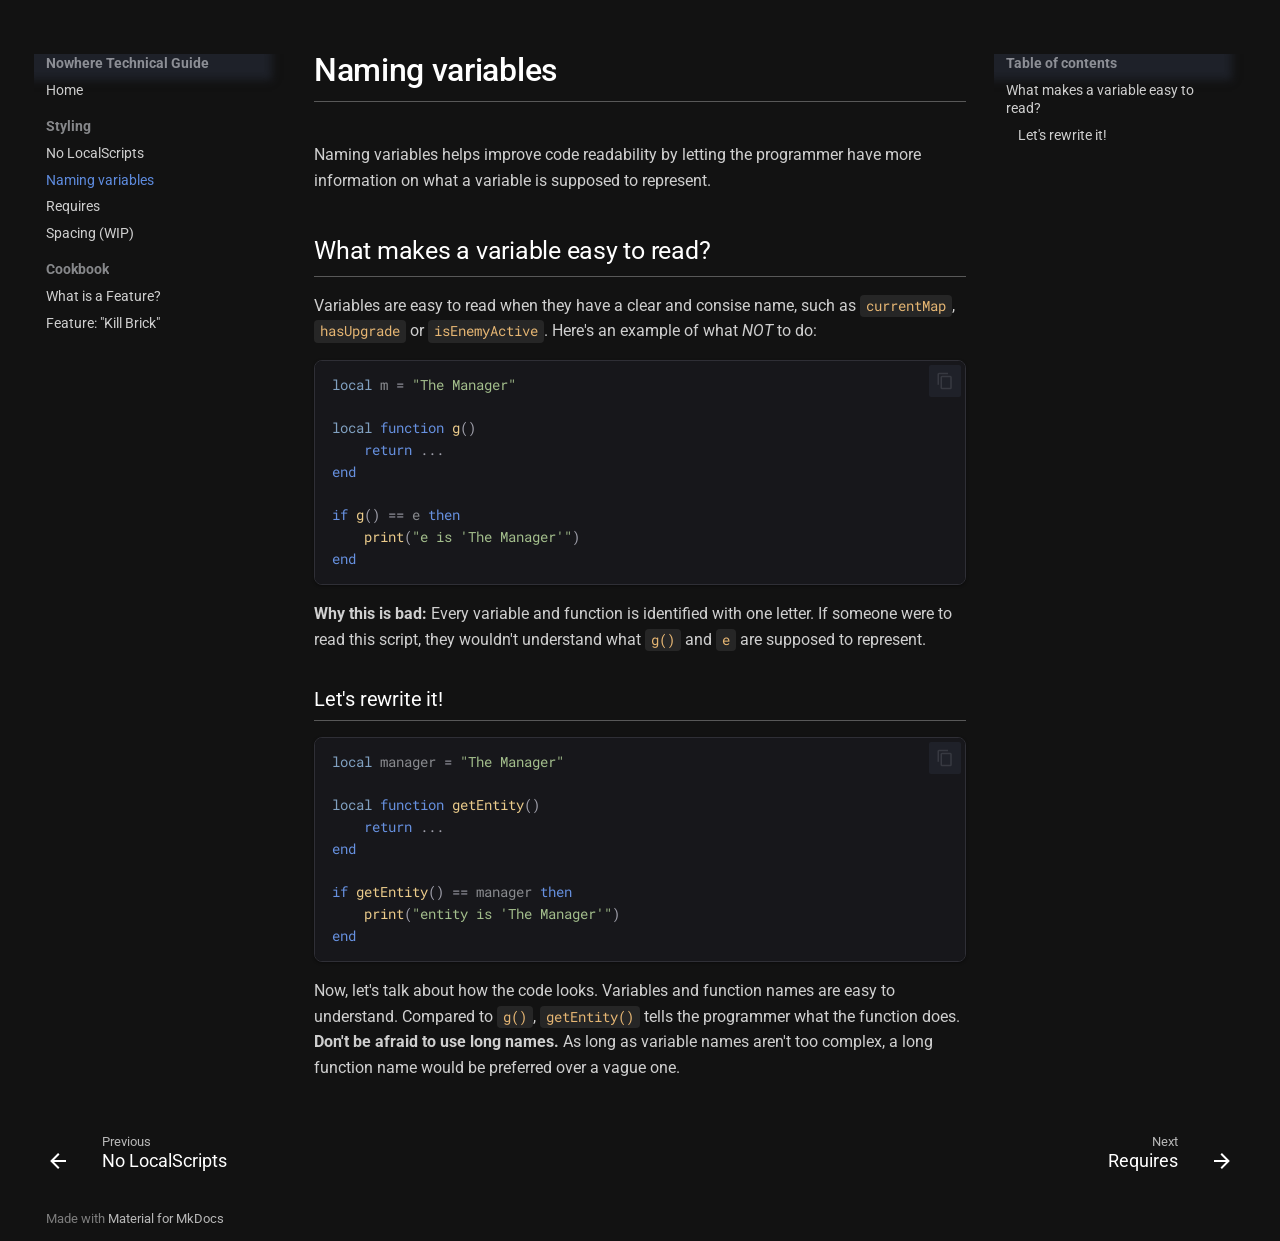
<file: styling/naming-variables/index.html>
<!doctype html>
<html lang="en" class="no-js">
  <head>
    
      <meta charset="utf-8">
      <meta name="viewport" content="width=device-width,initial-scale=1">
      
      
      
      
        <link rel="prev" href="../localscripts/">
      
      
        <link rel="next" href="../requires/">
      
      
        
      
      
      <link rel="icon" href="../../assets/images/favicon.png">
      <meta name="generator" content="mkdocs-1.6.1, mkdocs-material-9.7.7">
    
    
      
        <title>Naming variables - Nowhere Technical Guide</title>
      
    
    
      <link rel="stylesheet" href="../../assets/stylesheets/main.ec1eaa64.min.css">
      
        
        <link rel="stylesheet" href="../../assets/stylesheets/palette.ab4e12ef.min.css">
      
      


    
    
      
    
    
      
        
        
        <link rel="preconnect" href="https://fonts.gstatic.com" crossorigin>
        <link rel="stylesheet" href="https://fonts.googleapis.com/css?family=Roboto:300,300i,400,400i,700,700i%7CRoboto+Mono:400,400i,700,700i&display=fallback">
        <style>:root{--md-text-font:"Roboto";--md-code-font:"Roboto Mono"}</style>
      
    
    
      <link rel="stylesheet" href="../../assets/_markdown_exec_pyodide.css">
    
      <link rel="stylesheet" href="../../stylesheets/extra.css">
    
    <script>__md_scope=new URL("../..",location),__md_hash=e=>[...e].reduce(((e,_)=>(e<<5)-e+_.charCodeAt(0)),0),__md_get=(e,_=localStorage,t=__md_scope)=>JSON.parse(_.getItem(t.pathname+"."+e)),__md_set=(e,_,t=localStorage,a=__md_scope)=>{try{t.setItem(a.pathname+"."+e,JSON.stringify(_))}catch(e){}}</script>
    
      

    
    
  </head>
  
  
    
    
    
    
    
    <body dir="ltr" data-md-color-scheme="slate" data-md-color-primary="black" data-md-color-accent="indigo">
  
    
    <input class="md-toggle" data-md-toggle="drawer" type="checkbox" id="__drawer" autocomplete="off">
    <input class="md-toggle" data-md-toggle="search" type="checkbox" id="__search" autocomplete="off">
    <label class="md-overlay" for="__drawer"></label>
    <div data-md-component="skip">
      
        
        <a href="#naming-variables" class="md-skip">
          Skip to content
        </a>
      
    </div>
    <div data-md-component="announce">
      
    </div>
    
    
      

  

<header class="md-header md-header--shadow" data-md-component="header">
  <nav class="md-header__inner md-grid" aria-label="Header">
    <a href="../.." title="Nowhere Technical Guide" class="md-header__button md-logo" aria-label="Nowhere Technical Guide" data-md-component="logo">
      
  
  <svg xmlns="http://www.w3.org/2000/svg" viewBox="0 0 24 24"><path d="M12 8a3 3 0 0 0 3-3 3 3 0 0 0-3-3 3 3 0 0 0-3 3 3 3 0 0 0 3 3m0 3.54C9.64 9.35 6.5 8 3 8v11c3.5 0 6.64 1.35 9 3.54 2.36-2.19 5.5-3.54 9-3.54V8c-3.5 0-6.64 1.35-9 3.54"/></svg>

    </a>
    <label class="md-header__button md-icon" for="__drawer">
      
      <svg xmlns="http://www.w3.org/2000/svg" viewBox="0 0 24 24"><path d="M3 6h18v2H3zm0 5h18v2H3zm0 5h18v2H3z"/></svg>
    </label>
    <div class="md-header__title" data-md-component="header-title">
      <div class="md-header__ellipsis">
        <div class="md-header__topic">
          <span class="md-ellipsis">
            Nowhere Technical Guide
          </span>
        </div>
        <div class="md-header__topic" data-md-component="header-topic">
          <span class="md-ellipsis">
            
              Naming variables
            
          </span>
        </div>
      </div>
    </div>
    
      
    
    
    
    
      
      
        <label class="md-header__button md-icon" for="__search">
          
          <svg xmlns="http://www.w3.org/2000/svg" viewBox="0 0 24 24"><path d="M9.5 3A6.5 6.5 0 0 1 16 9.5c0 1.61-.59 3.09-1.56 4.23l.27.27h.79l5 5-1.5 1.5-5-5v-.79l-.27-.27A6.52 6.52 0 0 1 9.5 16 6.5 6.5 0 0 1 3 9.5 6.5 6.5 0 0 1 9.5 3m0 2C7 5 5 7 5 9.5S7 14 9.5 14 14 12 14 9.5 12 5 9.5 5"/></svg>
        </label>
        <div class="md-search" data-md-component="search" role="dialog">
  <label class="md-search__overlay" for="__search"></label>
  <div class="md-search__inner" role="search">
    <form class="md-search__form" name="search">
      <input type="text" class="md-search__input" name="query" aria-label="Search" placeholder="Search" autocapitalize="off" autocorrect="off" autocomplete="off" spellcheck="false" data-md-component="search-query" required>
      <label class="md-search__icon md-icon" for="__search">
        
        <svg xmlns="http://www.w3.org/2000/svg" viewBox="0 0 24 24"><path d="M9.5 3A6.5 6.5 0 0 1 16 9.5c0 1.61-.59 3.09-1.56 4.23l.27.27h.79l5 5-1.5 1.5-5-5v-.79l-.27-.27A6.52 6.52 0 0 1 9.5 16 6.5 6.5 0 0 1 3 9.5 6.5 6.5 0 0 1 9.5 3m0 2C7 5 5 7 5 9.5S7 14 9.5 14 14 12 14 9.5 12 5 9.5 5"/></svg>
        
        <svg xmlns="http://www.w3.org/2000/svg" viewBox="0 0 24 24"><path d="M20 11v2H8l5.5 5.5-1.42 1.42L4.16 12l7.92-7.92L13.5 5.5 8 11z"/></svg>
      </label>
      <nav class="md-search__options" aria-label="Search">
        
        <button type="reset" class="md-search__icon md-icon" title="Clear" aria-label="Clear" tabindex="-1">
          
          <svg xmlns="http://www.w3.org/2000/svg" viewBox="0 0 24 24"><path d="M19 6.41 17.59 5 12 10.59 6.41 5 5 6.41 10.59 12 5 17.59 6.41 19 12 13.41 17.59 19 19 17.59 13.41 12z"/></svg>
        </button>
      </nav>
      
    </form>
    <div class="md-search__output">
      <div class="md-search__scrollwrap" tabindex="0" data-md-scrollfix>
        <div class="md-search-result" data-md-component="search-result">
          <div class="md-search-result__meta">
            Initializing search
          </div>
          <ol class="md-search-result__list" role="presentation"></ol>
        </div>
      </div>
    </div>
  </div>
</div>
      
    
    
  </nav>
  
</header>
    
    <div class="md-container" data-md-component="container">
      
      
        
          
        
      
      <main class="md-main" data-md-component="main">
        <div class="md-main__inner md-grid">
          
            
              
              <div class="md-sidebar md-sidebar--primary" data-md-component="sidebar" data-md-type="navigation" >
                <div class="md-sidebar__scrollwrap">
                  <div class="md-sidebar__inner">
                    



<nav class="md-nav md-nav--primary" aria-label="Navigation" data-md-level="0">
  <label class="md-nav__title" for="__drawer">
    <a href="../.." title="Nowhere Technical Guide" class="md-nav__button md-logo" aria-label="Nowhere Technical Guide" data-md-component="logo">
      
  
  <svg xmlns="http://www.w3.org/2000/svg" viewBox="0 0 24 24"><path d="M12 8a3 3 0 0 0 3-3 3 3 0 0 0-3-3 3 3 0 0 0-3 3 3 3 0 0 0 3 3m0 3.54C9.64 9.35 6.5 8 3 8v11c3.5 0 6.64 1.35 9 3.54 2.36-2.19 5.5-3.54 9-3.54V8c-3.5 0-6.64 1.35-9 3.54"/></svg>

    </a>
    Nowhere Technical Guide
  </label>
  
  <ul class="md-nav__list" data-md-scrollfix>
    
      
      
  
  
  
  
    <li class="md-nav__item">
      <a href="../.." class="md-nav__link">
        
  
  
  <span class="md-ellipsis">
    
  
    Home
  

    
  </span>
  
  

      </a>
    </li>
  

    
      
      
  
  
    
  
  
  
    
    
    
    
      
        
        
      
    
    
    <li class="md-nav__item md-nav__item--active md-nav__item--section md-nav__item--nested">
      
        
        
        <input class="md-nav__toggle md-toggle " type="checkbox" id="__nav_2" checked>
        
          
          <label class="md-nav__link" for="__nav_2" id="__nav_2_label" tabindex="">
            
  
  
  <span class="md-ellipsis">
    
  
    Styling
  

    
  </span>
  
  

            <span class="md-nav__icon md-icon"></span>
          </label>
        
        <nav class="md-nav" data-md-level="1" aria-labelledby="__nav_2_label" aria-expanded="true">
          <label class="md-nav__title" for="__nav_2">
            <span class="md-nav__icon md-icon"></span>
            
  
    Styling
  

          </label>
          <ul class="md-nav__list" data-md-scrollfix>
            
              
                
  
  
  
  
    <li class="md-nav__item">
      <a href="../localscripts/" class="md-nav__link">
        
  
  
  <span class="md-ellipsis">
    
  
    No LocalScripts
  

    
  </span>
  
  

      </a>
    </li>
  

              
            
              
                
  
  
    
  
  
  
    <li class="md-nav__item md-nav__item--active">
      
      <input class="md-nav__toggle md-toggle" type="checkbox" id="__toc">
      
      
        
      
      
        <label class="md-nav__link md-nav__link--active" for="__toc">
          
  
  
  <span class="md-ellipsis">
    
  
    Naming variables
  

    
  </span>
  
  

          <span class="md-nav__icon md-icon"></span>
        </label>
      
      <a href="./" class="md-nav__link md-nav__link--active">
        
  
  
  <span class="md-ellipsis">
    
  
    Naming variables
  

    
  </span>
  
  

      </a>
      
        

<nav class="md-nav md-nav--secondary" aria-label="Table of contents">
  
  
  
    
  
  
    <label class="md-nav__title" for="__toc">
      <span class="md-nav__icon md-icon"></span>
      Table of contents
    </label>
    <ul class="md-nav__list" data-md-component="toc" data-md-scrollfix>
      
        <li class="md-nav__item">
  <a href="#what-makes-a-variable-easy-to-read" class="md-nav__link">
    <span class="md-ellipsis">
      
        What makes a variable easy to read?
      
    </span>
  </a>
  
    <nav class="md-nav" aria-label="What makes a variable easy to read?">
      <ul class="md-nav__list">
        
          <li class="md-nav__item">
  <a href="#lets-rewrite-it" class="md-nav__link">
    <span class="md-ellipsis">
      
        Let's rewrite it!
      
    </span>
  </a>
  
</li>
        
      </ul>
    </nav>
  
</li>
      
    </ul>
  
</nav>
      
    </li>
  

              
            
              
                
  
  
  
  
    <li class="md-nav__item">
      <a href="../requires/" class="md-nav__link">
        
  
  
  <span class="md-ellipsis">
    
  
    Requires
  

    
  </span>
  
  

      </a>
    </li>
  

              
            
              
                
  
  
  
  
    <li class="md-nav__item">
      <a href="../spacing/" class="md-nav__link">
        
  
  
  <span class="md-ellipsis">
    
  
    Spacing (WIP)
  

    
  </span>
  
  

      </a>
    </li>
  

              
            
          </ul>
        </nav>
      
    </li>
  

    
      
      
  
  
  
  
    
    
    
    
      
        
        
      
    
    
    <li class="md-nav__item md-nav__item--section md-nav__item--nested">
      
        
        
          
        
        <input class="md-nav__toggle md-toggle md-toggle--indeterminate" type="checkbox" id="__nav_3" >
        
          
          <label class="md-nav__link" for="__nav_3" id="__nav_3_label" tabindex="">
            
  
  
  <span class="md-ellipsis">
    
  
    Cookbook
  

    
  </span>
  
  

            <span class="md-nav__icon md-icon"></span>
          </label>
        
        <nav class="md-nav" data-md-level="1" aria-labelledby="__nav_3_label" aria-expanded="false">
          <label class="md-nav__title" for="__nav_3">
            <span class="md-nav__icon md-icon"></span>
            
  
    Cookbook
  

          </label>
          <ul class="md-nav__list" data-md-scrollfix>
            
              
                
  
  
  
  
    <li class="md-nav__item">
      <a href="../../cookbook/features/" class="md-nav__link">
        
  
  
  <span class="md-ellipsis">
    
  
    What is a Feature?
  

    
  </span>
  
  

      </a>
    </li>
  

              
            
              
                
  
  
  
  
    <li class="md-nav__item">
      <a href="../../cookbook/killbrick/" class="md-nav__link">
        
  
  
  <span class="md-ellipsis">
    
  
    Feature: "Kill Brick"
  

    
  </span>
  
  

      </a>
    </li>
  

              
            
          </ul>
        </nav>
      
    </li>
  

    
  </ul>
</nav>
                  </div>
                </div>
              </div>
            
            
              
              <div class="md-sidebar md-sidebar--secondary" data-md-component="sidebar" data-md-type="toc" >
                <div class="md-sidebar__scrollwrap">
                  <div class="md-sidebar__inner">
                    

<nav class="md-nav md-nav--secondary" aria-label="Table of contents">
  
  
  
    
  
  
    <label class="md-nav__title" for="__toc">
      <span class="md-nav__icon md-icon"></span>
      Table of contents
    </label>
    <ul class="md-nav__list" data-md-component="toc" data-md-scrollfix>
      
        <li class="md-nav__item">
  <a href="#what-makes-a-variable-easy-to-read" class="md-nav__link">
    <span class="md-ellipsis">
      
        What makes a variable easy to read?
      
    </span>
  </a>
  
    <nav class="md-nav" aria-label="What makes a variable easy to read?">
      <ul class="md-nav__list">
        
          <li class="md-nav__item">
  <a href="#lets-rewrite-it" class="md-nav__link">
    <span class="md-ellipsis">
      
        Let's rewrite it!
      
    </span>
  </a>
  
</li>
        
      </ul>
    </nav>
  
</li>
      
    </ul>
  
</nav>
                  </div>
                </div>
              </div>
            
          
          
            <div class="md-content" data-md-component="content">
              
              <article class="md-content__inner md-typeset">
                
                  



<h1 id="naming-variables">Naming variables</h1>
<p>Naming variables helps improve code readability by letting the programmer have more information on what a variable is supposed to represent.</p>
<h2 id="what-makes-a-variable-easy-to-read">What makes a variable easy to read?</h2>
<p>Variables are easy to read when they have a clear and consise name, such as <code>currentMap</code>, <code>hasUpgrade</code> or <code>isEnemyActive</code>. Here's an example of what <em>NOT</em> to do:</p>
<div class="highlight"><pre><span></span><code><span class="kd">local</span><span class="w"> </span><span class="nv">m</span><span class="w"> </span><span class="o">=</span><span class="w"> </span><span class="s2">"The Manager"</span>

<span class="kd">local</span><span class="w"> </span><span class="kr">function</span><span class="w"> </span><span class="nf">g</span><span class="p">()</span>
<span class="w">    </span><span class="kr">return</span><span class="w"> </span><span class="p">...</span>
<span class="kr">end</span>

<span class="kr">if</span><span class="w"> </span><span class="nf">g</span><span class="p">()</span><span class="w"> </span><span class="o">==</span><span class="w"> </span><span class="nv">e</span><span class="w"> </span><span class="kr">then</span>
<span class="w">    </span><span class="nf">print</span><span class="p">(</span><span class="s2">"e is 'The Manager'"</span><span class="p">)</span>
<span class="kr">end</span>
</code></pre></div>
<p><strong>Why this is bad:</strong> Every variable and function is identified with one letter. If someone were to read this script, they wouldn't understand what <code>g()</code> and <code>e</code> are supposed to represent.</p>
<h3 id="lets-rewrite-it">Let's rewrite it!</h3>
<div class="highlight"><pre><span></span><code><span class="kd">local</span><span class="w"> </span><span class="nv">manager</span><span class="w"> </span><span class="o">=</span><span class="w"> </span><span class="s2">"The Manager"</span>

<span class="kd">local</span><span class="w"> </span><span class="kr">function</span><span class="w"> </span><span class="nf">getEntity</span><span class="p">()</span>
<span class="w">    </span><span class="kr">return</span><span class="w"> </span><span class="p">...</span>
<span class="kr">end</span>

<span class="kr">if</span><span class="w"> </span><span class="nf">getEntity</span><span class="p">()</span><span class="w"> </span><span class="o">==</span><span class="w"> </span><span class="nv">manager</span><span class="w"> </span><span class="kr">then</span>
<span class="w">    </span><span class="nf">print</span><span class="p">(</span><span class="s2">"entity is 'The Manager'"</span><span class="p">)</span>
<span class="kr">end</span>
</code></pre></div>
<p>Now, let's talk about how the code looks. Variables and function names are easy to understand. Compared to <code>g()</code>, <code>getEntity()</code> tells the programmer what the function does. <strong>Don't be afraid to use long names.</strong> As long as variable names aren't too complex, a long function name would be preferred over a vague one.</p>












                
              </article>
            </div>
          
          
<script>var target=document.getElementById(location.hash.slice(1));target&&target.name&&(target.checked=target.name.startsWith("__tabbed_"))</script>
        </div>
        
      </main>
      
        <footer class="md-footer">
  
    
      
      <nav class="md-footer__inner md-grid" aria-label="Footer" >
        
          
          <a href="../localscripts/" class="md-footer__link md-footer__link--prev" aria-label="Previous: No LocalScripts">
            <div class="md-footer__button md-icon">
              
              <svg xmlns="http://www.w3.org/2000/svg" viewBox="0 0 24 24"><path d="M20 11v2H8l5.5 5.5-1.42 1.42L4.16 12l7.92-7.92L13.5 5.5 8 11z"/></svg>
            </div>
            <div class="md-footer__title">
              <span class="md-footer__direction">
                Previous
              </span>
              <div class="md-ellipsis">
                No LocalScripts
              </div>
            </div>
          </a>
        
        
          
          <a href="../requires/" class="md-footer__link md-footer__link--next" aria-label="Next: Requires">
            <div class="md-footer__title">
              <span class="md-footer__direction">
                Next
              </span>
              <div class="md-ellipsis">
                Requires
              </div>
            </div>
            <div class="md-footer__button md-icon">
              
              <svg xmlns="http://www.w3.org/2000/svg" viewBox="0 0 24 24"><path d="M4 11v2h12l-5.5 5.5 1.42 1.42L19.84 12l-7.92-7.92L10.5 5.5 16 11z"/></svg>
            </div>
          </a>
        
      </nav>
    
  
  <div class="md-footer-meta md-typeset">
    <div class="md-footer-meta__inner md-grid">
      <div class="md-copyright">
  
  
    Made with
    <a href="https://squidfunk.github.io/mkdocs-material/" target="_blank" rel="noopener">
      Material for MkDocs
    </a>
  
</div>
      
    </div>
  </div>
</footer>
      
    </div>
    <div class="md-dialog" data-md-component="dialog">
      <div class="md-dialog__inner md-typeset"></div>
    </div>
    
    
    
      
      
      <script id="__config" type="application/json">{"annotate": null, "base": "../..", "features": ["navigation.sections", "navigation.expand", "content.code.copy", "navigation.footer"], "search": "../../assets/javascripts/workers/search.2c215733.min.js", "tags": null, "translations": {"clipboard.copied": "Copied to clipboard", "clipboard.copy": "Copy to clipboard", "search.result.more.one": "1 more on this page", "search.result.more.other": "# more on this page", "search.result.none": "No matching documents", "search.result.one": "1 matching document", "search.result.other": "# matching documents", "search.result.placeholder": "Type to start searching", "search.result.term.missing": "Missing", "select.version": "Select version"}, "version": null}</script>
    
    
      <script src="../../assets/javascripts/bundle.d7400e89.min.js"></script>
      
        <script src="../../assets/_markdown_exec_pyodide.js"></script>
      
    
  </body>
</html>
</file>
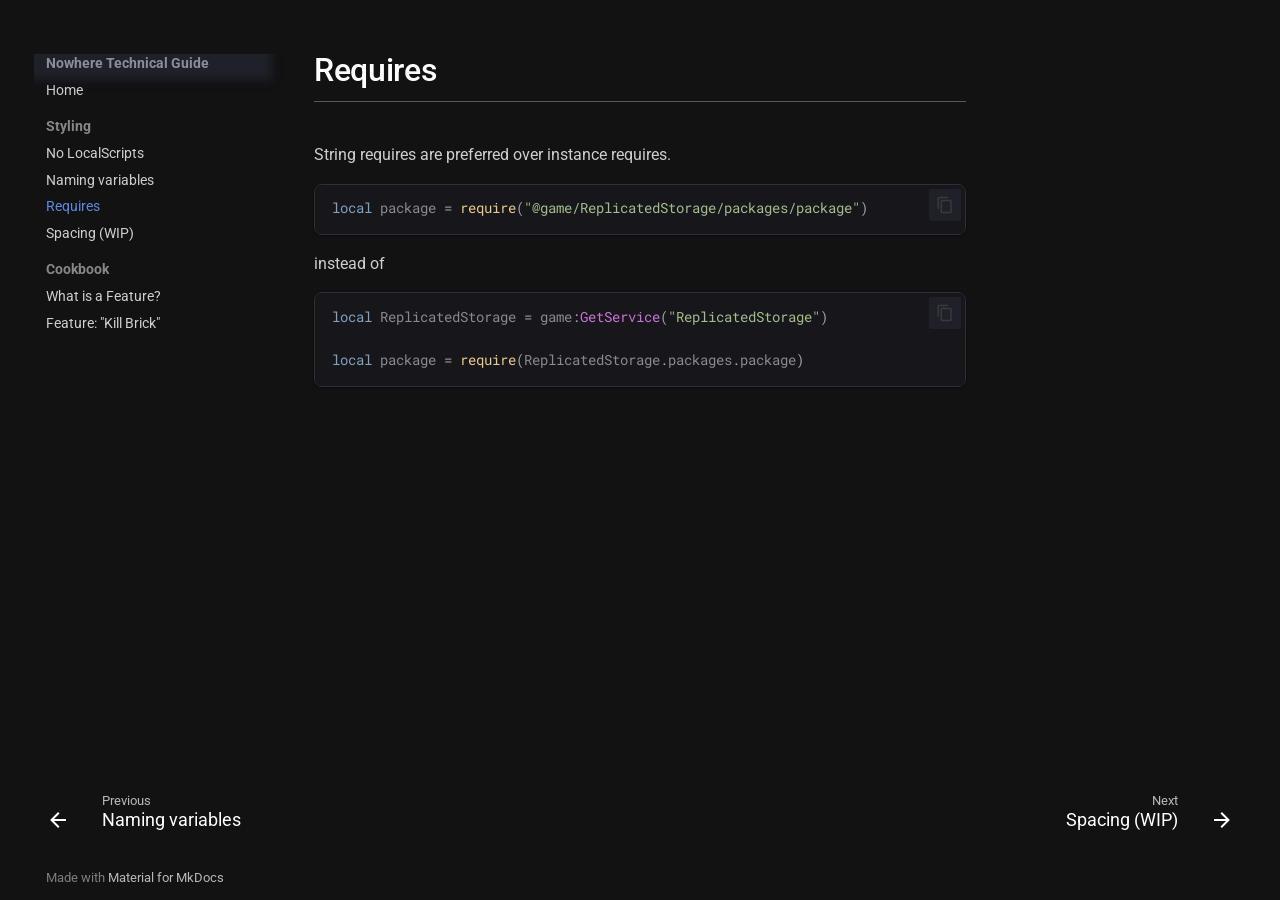
<file: styling/requires/index.html>
<!doctype html>
<html lang="en" class="no-js">
  <head>
    
      <meta charset="utf-8">
      <meta name="viewport" content="width=device-width,initial-scale=1">
      
      
      
      
        <link rel="prev" href="../naming-variables/">
      
      
        <link rel="next" href="../spacing/">
      
      
        
      
      
      <link rel="icon" href="../../assets/images/favicon.png">
      <meta name="generator" content="mkdocs-1.6.1, mkdocs-material-9.7.7">
    
    
      
        <title>Requires - Nowhere Technical Guide</title>
      
    
    
      <link rel="stylesheet" href="../../assets/stylesheets/main.ec1eaa64.min.css">
      
        
        <link rel="stylesheet" href="../../assets/stylesheets/palette.ab4e12ef.min.css">
      
      


    
    
      
    
    
      
        
        
        <link rel="preconnect" href="https://fonts.gstatic.com" crossorigin>
        <link rel="stylesheet" href="https://fonts.googleapis.com/css?family=Roboto:300,300i,400,400i,700,700i%7CRoboto+Mono:400,400i,700,700i&display=fallback">
        <style>:root{--md-text-font:"Roboto";--md-code-font:"Roboto Mono"}</style>
      
    
    
      <link rel="stylesheet" href="../../assets/_markdown_exec_pyodide.css">
    
      <link rel="stylesheet" href="../../stylesheets/extra.css">
    
    <script>__md_scope=new URL("../..",location),__md_hash=e=>[...e].reduce(((e,_)=>(e<<5)-e+_.charCodeAt(0)),0),__md_get=(e,_=localStorage,t=__md_scope)=>JSON.parse(_.getItem(t.pathname+"."+e)),__md_set=(e,_,t=localStorage,a=__md_scope)=>{try{t.setItem(a.pathname+"."+e,JSON.stringify(_))}catch(e){}}</script>
    
      

    
    
  </head>
  
  
    
    
    
    
    
    <body dir="ltr" data-md-color-scheme="slate" data-md-color-primary="black" data-md-color-accent="indigo">
  
    
    <input class="md-toggle" data-md-toggle="drawer" type="checkbox" id="__drawer" autocomplete="off">
    <input class="md-toggle" data-md-toggle="search" type="checkbox" id="__search" autocomplete="off">
    <label class="md-overlay" for="__drawer"></label>
    <div data-md-component="skip">
      
        
        <a href="#requires" class="md-skip">
          Skip to content
        </a>
      
    </div>
    <div data-md-component="announce">
      
    </div>
    
    
      

  

<header class="md-header md-header--shadow" data-md-component="header">
  <nav class="md-header__inner md-grid" aria-label="Header">
    <a href="../.." title="Nowhere Technical Guide" class="md-header__button md-logo" aria-label="Nowhere Technical Guide" data-md-component="logo">
      
  
  <svg xmlns="http://www.w3.org/2000/svg" viewBox="0 0 24 24"><path d="M12 8a3 3 0 0 0 3-3 3 3 0 0 0-3-3 3 3 0 0 0-3 3 3 3 0 0 0 3 3m0 3.54C9.64 9.35 6.5 8 3 8v11c3.5 0 6.64 1.35 9 3.54 2.36-2.19 5.5-3.54 9-3.54V8c-3.5 0-6.64 1.35-9 3.54"/></svg>

    </a>
    <label class="md-header__button md-icon" for="__drawer">
      
      <svg xmlns="http://www.w3.org/2000/svg" viewBox="0 0 24 24"><path d="M3 6h18v2H3zm0 5h18v2H3zm0 5h18v2H3z"/></svg>
    </label>
    <div class="md-header__title" data-md-component="header-title">
      <div class="md-header__ellipsis">
        <div class="md-header__topic">
          <span class="md-ellipsis">
            Nowhere Technical Guide
          </span>
        </div>
        <div class="md-header__topic" data-md-component="header-topic">
          <span class="md-ellipsis">
            
              Requires
            
          </span>
        </div>
      </div>
    </div>
    
      
    
    
    
    
      
      
        <label class="md-header__button md-icon" for="__search">
          
          <svg xmlns="http://www.w3.org/2000/svg" viewBox="0 0 24 24"><path d="M9.5 3A6.5 6.5 0 0 1 16 9.5c0 1.61-.59 3.09-1.56 4.23l.27.27h.79l5 5-1.5 1.5-5-5v-.79l-.27-.27A6.52 6.52 0 0 1 9.5 16 6.5 6.5 0 0 1 3 9.5 6.5 6.5 0 0 1 9.5 3m0 2C7 5 5 7 5 9.5S7 14 9.5 14 14 12 14 9.5 12 5 9.5 5"/></svg>
        </label>
        <div class="md-search" data-md-component="search" role="dialog">
  <label class="md-search__overlay" for="__search"></label>
  <div class="md-search__inner" role="search">
    <form class="md-search__form" name="search">
      <input type="text" class="md-search__input" name="query" aria-label="Search" placeholder="Search" autocapitalize="off" autocorrect="off" autocomplete="off" spellcheck="false" data-md-component="search-query" required>
      <label class="md-search__icon md-icon" for="__search">
        
        <svg xmlns="http://www.w3.org/2000/svg" viewBox="0 0 24 24"><path d="M9.5 3A6.5 6.5 0 0 1 16 9.5c0 1.61-.59 3.09-1.56 4.23l.27.27h.79l5 5-1.5 1.5-5-5v-.79l-.27-.27A6.52 6.52 0 0 1 9.5 16 6.5 6.5 0 0 1 3 9.5 6.5 6.5 0 0 1 9.5 3m0 2C7 5 5 7 5 9.5S7 14 9.5 14 14 12 14 9.5 12 5 9.5 5"/></svg>
        
        <svg xmlns="http://www.w3.org/2000/svg" viewBox="0 0 24 24"><path d="M20 11v2H8l5.5 5.5-1.42 1.42L4.16 12l7.92-7.92L13.5 5.5 8 11z"/></svg>
      </label>
      <nav class="md-search__options" aria-label="Search">
        
        <button type="reset" class="md-search__icon md-icon" title="Clear" aria-label="Clear" tabindex="-1">
          
          <svg xmlns="http://www.w3.org/2000/svg" viewBox="0 0 24 24"><path d="M19 6.41 17.59 5 12 10.59 6.41 5 5 6.41 10.59 12 5 17.59 6.41 19 12 13.41 17.59 19 19 17.59 13.41 12z"/></svg>
        </button>
      </nav>
      
    </form>
    <div class="md-search__output">
      <div class="md-search__scrollwrap" tabindex="0" data-md-scrollfix>
        <div class="md-search-result" data-md-component="search-result">
          <div class="md-search-result__meta">
            Initializing search
          </div>
          <ol class="md-search-result__list" role="presentation"></ol>
        </div>
      </div>
    </div>
  </div>
</div>
      
    
    
  </nav>
  
</header>
    
    <div class="md-container" data-md-component="container">
      
      
        
          
        
      
      <main class="md-main" data-md-component="main">
        <div class="md-main__inner md-grid">
          
            
              
              <div class="md-sidebar md-sidebar--primary" data-md-component="sidebar" data-md-type="navigation" >
                <div class="md-sidebar__scrollwrap">
                  <div class="md-sidebar__inner">
                    



<nav class="md-nav md-nav--primary" aria-label="Navigation" data-md-level="0">
  <label class="md-nav__title" for="__drawer">
    <a href="../.." title="Nowhere Technical Guide" class="md-nav__button md-logo" aria-label="Nowhere Technical Guide" data-md-component="logo">
      
  
  <svg xmlns="http://www.w3.org/2000/svg" viewBox="0 0 24 24"><path d="M12 8a3 3 0 0 0 3-3 3 3 0 0 0-3-3 3 3 0 0 0-3 3 3 3 0 0 0 3 3m0 3.54C9.64 9.35 6.5 8 3 8v11c3.5 0 6.64 1.35 9 3.54 2.36-2.19 5.5-3.54 9-3.54V8c-3.5 0-6.64 1.35-9 3.54"/></svg>

    </a>
    Nowhere Technical Guide
  </label>
  
  <ul class="md-nav__list" data-md-scrollfix>
    
      
      
  
  
  
  
    <li class="md-nav__item">
      <a href="../.." class="md-nav__link">
        
  
  
  <span class="md-ellipsis">
    
  
    Home
  

    
  </span>
  
  

      </a>
    </li>
  

    
      
      
  
  
    
  
  
  
    
    
    
    
      
        
        
      
    
    
    <li class="md-nav__item md-nav__item--active md-nav__item--section md-nav__item--nested">
      
        
        
        <input class="md-nav__toggle md-toggle " type="checkbox" id="__nav_2" checked>
        
          
          <label class="md-nav__link" for="__nav_2" id="__nav_2_label" tabindex="">
            
  
  
  <span class="md-ellipsis">
    
  
    Styling
  

    
  </span>
  
  

            <span class="md-nav__icon md-icon"></span>
          </label>
        
        <nav class="md-nav" data-md-level="1" aria-labelledby="__nav_2_label" aria-expanded="true">
          <label class="md-nav__title" for="__nav_2">
            <span class="md-nav__icon md-icon"></span>
            
  
    Styling
  

          </label>
          <ul class="md-nav__list" data-md-scrollfix>
            
              
                
  
  
  
  
    <li class="md-nav__item">
      <a href="../localscripts/" class="md-nav__link">
        
  
  
  <span class="md-ellipsis">
    
  
    No LocalScripts
  

    
  </span>
  
  

      </a>
    </li>
  

              
            
              
                
  
  
  
  
    <li class="md-nav__item">
      <a href="../naming-variables/" class="md-nav__link">
        
  
  
  <span class="md-ellipsis">
    
  
    Naming variables
  

    
  </span>
  
  

      </a>
    </li>
  

              
            
              
                
  
  
    
  
  
  
    <li class="md-nav__item md-nav__item--active">
      
      <input class="md-nav__toggle md-toggle" type="checkbox" id="__toc">
      
      
        
      
      
      <a href="./" class="md-nav__link md-nav__link--active">
        
  
  
  <span class="md-ellipsis">
    
  
    Requires
  

    
  </span>
  
  

      </a>
      
    </li>
  

              
            
              
                
  
  
  
  
    <li class="md-nav__item">
      <a href="../spacing/" class="md-nav__link">
        
  
  
  <span class="md-ellipsis">
    
  
    Spacing (WIP)
  

    
  </span>
  
  

      </a>
    </li>
  

              
            
          </ul>
        </nav>
      
    </li>
  

    
      
      
  
  
  
  
    
    
    
    
      
        
        
      
    
    
    <li class="md-nav__item md-nav__item--section md-nav__item--nested">
      
        
        
          
        
        <input class="md-nav__toggle md-toggle md-toggle--indeterminate" type="checkbox" id="__nav_3" >
        
          
          <label class="md-nav__link" for="__nav_3" id="__nav_3_label" tabindex="">
            
  
  
  <span class="md-ellipsis">
    
  
    Cookbook
  

    
  </span>
  
  

            <span class="md-nav__icon md-icon"></span>
          </label>
        
        <nav class="md-nav" data-md-level="1" aria-labelledby="__nav_3_label" aria-expanded="false">
          <label class="md-nav__title" for="__nav_3">
            <span class="md-nav__icon md-icon"></span>
            
  
    Cookbook
  

          </label>
          <ul class="md-nav__list" data-md-scrollfix>
            
              
                
  
  
  
  
    <li class="md-nav__item">
      <a href="../../cookbook/features/" class="md-nav__link">
        
  
  
  <span class="md-ellipsis">
    
  
    What is a Feature?
  

    
  </span>
  
  

      </a>
    </li>
  

              
            
              
                
  
  
  
  
    <li class="md-nav__item">
      <a href="../../cookbook/killbrick/" class="md-nav__link">
        
  
  
  <span class="md-ellipsis">
    
  
    Feature: "Kill Brick"
  

    
  </span>
  
  

      </a>
    </li>
  

              
            
          </ul>
        </nav>
      
    </li>
  

    
  </ul>
</nav>
                  </div>
                </div>
              </div>
            
            
              
              <div class="md-sidebar md-sidebar--secondary" data-md-component="sidebar" data-md-type="toc" >
                <div class="md-sidebar__scrollwrap">
                  <div class="md-sidebar__inner">
                    

<nav class="md-nav md-nav--secondary" aria-label="Table of contents">
  
  
  
    
  
  
</nav>
                  </div>
                </div>
              </div>
            
          
          
            <div class="md-content" data-md-component="content">
              
              <article class="md-content__inner md-typeset">
                
                  



<h1 id="requires">Requires</h1>
<p>String requires are preferred over instance requires.</p>
<div class="highlight"><pre><span></span><code><span class="kd">local</span><span class="w"> </span><span class="nv">package</span><span class="w"> </span><span class="o">=</span><span class="w"> </span><span class="nf">require</span><span class="p">(</span><span class="s2">"@game/ReplicatedStorage/packages/package"</span><span class="p">)</span>
</code></pre></div>
<p>instead of</p>
<div class="highlight"><pre><span></span><code><span class="kd">local</span><span class="w"> </span><span class="nv">ReplicatedStorage</span><span class="w"> </span><span class="o">=</span><span class="w"> </span><span class="nv">game</span><span class="p">:</span><span class="nc">GetService</span><span class="p">(</span><span class="s2">"ReplicatedStorage"</span><span class="p">)</span>

<span class="kd">local</span><span class="w"> </span><span class="nv">package</span><span class="w"> </span><span class="o">=</span><span class="w"> </span><span class="nf">require</span><span class="p">(</span><span class="nv">ReplicatedStorage</span><span class="p">.</span><span class="nv">packages</span><span class="p">.</span><span class="nv">package</span><span class="p">)</span>
</code></pre></div>












                
              </article>
            </div>
          
          
<script>var target=document.getElementById(location.hash.slice(1));target&&target.name&&(target.checked=target.name.startsWith("__tabbed_"))</script>
        </div>
        
      </main>
      
        <footer class="md-footer">
  
    
      
      <nav class="md-footer__inner md-grid" aria-label="Footer" >
        
          
          <a href="../naming-variables/" class="md-footer__link md-footer__link--prev" aria-label="Previous: Naming variables">
            <div class="md-footer__button md-icon">
              
              <svg xmlns="http://www.w3.org/2000/svg" viewBox="0 0 24 24"><path d="M20 11v2H8l5.5 5.5-1.42 1.42L4.16 12l7.92-7.92L13.5 5.5 8 11z"/></svg>
            </div>
            <div class="md-footer__title">
              <span class="md-footer__direction">
                Previous
              </span>
              <div class="md-ellipsis">
                Naming variables
              </div>
            </div>
          </a>
        
        
          
          <a href="../spacing/" class="md-footer__link md-footer__link--next" aria-label="Next: Spacing (WIP)">
            <div class="md-footer__title">
              <span class="md-footer__direction">
                Next
              </span>
              <div class="md-ellipsis">
                Spacing (WIP)
              </div>
            </div>
            <div class="md-footer__button md-icon">
              
              <svg xmlns="http://www.w3.org/2000/svg" viewBox="0 0 24 24"><path d="M4 11v2h12l-5.5 5.5 1.42 1.42L19.84 12l-7.92-7.92L10.5 5.5 16 11z"/></svg>
            </div>
          </a>
        
      </nav>
    
  
  <div class="md-footer-meta md-typeset">
    <div class="md-footer-meta__inner md-grid">
      <div class="md-copyright">
  
  
    Made with
    <a href="https://squidfunk.github.io/mkdocs-material/" target="_blank" rel="noopener">
      Material for MkDocs
    </a>
  
</div>
      
    </div>
  </div>
</footer>
      
    </div>
    <div class="md-dialog" data-md-component="dialog">
      <div class="md-dialog__inner md-typeset"></div>
    </div>
    
    
    
      
      
      <script id="__config" type="application/json">{"annotate": null, "base": "../..", "features": ["navigation.sections", "navigation.expand", "content.code.copy", "navigation.footer"], "search": "../../assets/javascripts/workers/search.2c215733.min.js", "tags": null, "translations": {"clipboard.copied": "Copied to clipboard", "clipboard.copy": "Copy to clipboard", "search.result.more.one": "1 more on this page", "search.result.more.other": "# more on this page", "search.result.none": "No matching documents", "search.result.one": "1 matching document", "search.result.other": "# matching documents", "search.result.placeholder": "Type to start searching", "search.result.term.missing": "Missing", "select.version": "Select version"}, "version": null}</script>
    
    
      <script src="../../assets/javascripts/bundle.d7400e89.min.js"></script>
      
        <script src="../../assets/_markdown_exec_pyodide.js"></script>
      
    
  </body>
</html>
</file>
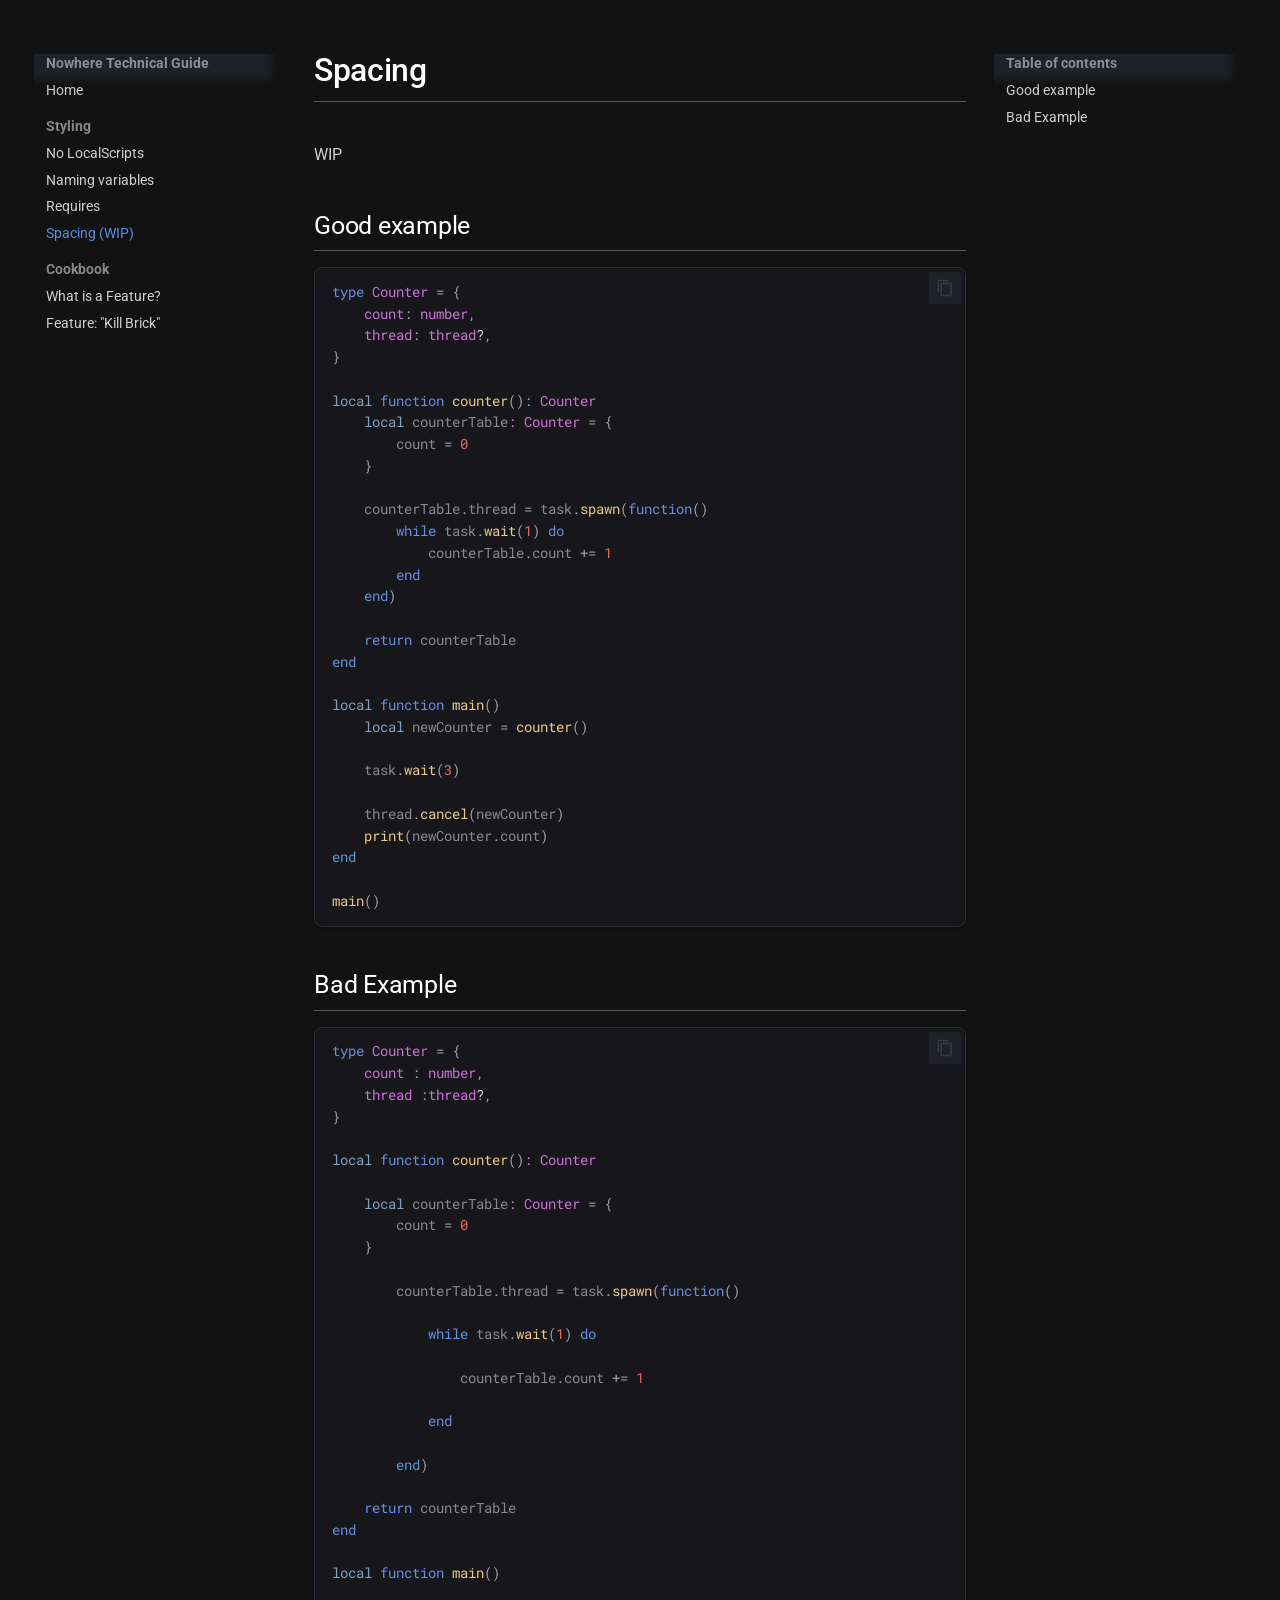
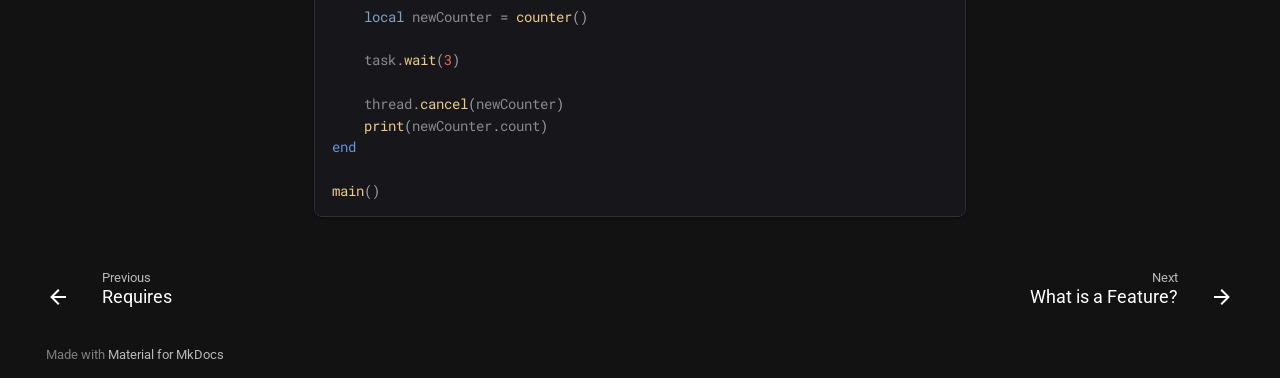
<file: styling/spacing/index.html>
<!doctype html>
<html lang="en" class="no-js">
  <head>
    
      <meta charset="utf-8">
      <meta name="viewport" content="width=device-width,initial-scale=1">
      
      
      
      
        <link rel="prev" href="../requires/">
      
      
        <link rel="next" href="../../cookbook/features/">
      
      
        
      
      
      <link rel="icon" href="../../assets/images/favicon.png">
      <meta name="generator" content="mkdocs-1.6.1, mkdocs-material-9.7.7">
    
    
      
        <title>Spacing (WIP) - Nowhere Technical Guide</title>
      
    
    
      <link rel="stylesheet" href="../../assets/stylesheets/main.ec1eaa64.min.css">
      
        
        <link rel="stylesheet" href="../../assets/stylesheets/palette.ab4e12ef.min.css">
      
      


    
    
      
    
    
      
        
        
        <link rel="preconnect" href="https://fonts.gstatic.com" crossorigin>
        <link rel="stylesheet" href="https://fonts.googleapis.com/css?family=Roboto:300,300i,400,400i,700,700i%7CRoboto+Mono:400,400i,700,700i&display=fallback">
        <style>:root{--md-text-font:"Roboto";--md-code-font:"Roboto Mono"}</style>
      
    
    
      <link rel="stylesheet" href="../../assets/_markdown_exec_pyodide.css">
    
      <link rel="stylesheet" href="../../stylesheets/extra.css">
    
    <script>__md_scope=new URL("../..",location),__md_hash=e=>[...e].reduce(((e,_)=>(e<<5)-e+_.charCodeAt(0)),0),__md_get=(e,_=localStorage,t=__md_scope)=>JSON.parse(_.getItem(t.pathname+"."+e)),__md_set=(e,_,t=localStorage,a=__md_scope)=>{try{t.setItem(a.pathname+"."+e,JSON.stringify(_))}catch(e){}}</script>
    
      

    
    
  </head>
  
  
    
    
    
    
    
    <body dir="ltr" data-md-color-scheme="slate" data-md-color-primary="black" data-md-color-accent="indigo">
  
    
    <input class="md-toggle" data-md-toggle="drawer" type="checkbox" id="__drawer" autocomplete="off">
    <input class="md-toggle" data-md-toggle="search" type="checkbox" id="__search" autocomplete="off">
    <label class="md-overlay" for="__drawer"></label>
    <div data-md-component="skip">
      
        
        <a href="#spacing" class="md-skip">
          Skip to content
        </a>
      
    </div>
    <div data-md-component="announce">
      
    </div>
    
    
      

  

<header class="md-header md-header--shadow" data-md-component="header">
  <nav class="md-header__inner md-grid" aria-label="Header">
    <a href="../.." title="Nowhere Technical Guide" class="md-header__button md-logo" aria-label="Nowhere Technical Guide" data-md-component="logo">
      
  
  <svg xmlns="http://www.w3.org/2000/svg" viewBox="0 0 24 24"><path d="M12 8a3 3 0 0 0 3-3 3 3 0 0 0-3-3 3 3 0 0 0-3 3 3 3 0 0 0 3 3m0 3.54C9.64 9.35 6.5 8 3 8v11c3.5 0 6.64 1.35 9 3.54 2.36-2.19 5.5-3.54 9-3.54V8c-3.5 0-6.64 1.35-9 3.54"/></svg>

    </a>
    <label class="md-header__button md-icon" for="__drawer">
      
      <svg xmlns="http://www.w3.org/2000/svg" viewBox="0 0 24 24"><path d="M3 6h18v2H3zm0 5h18v2H3zm0 5h18v2H3z"/></svg>
    </label>
    <div class="md-header__title" data-md-component="header-title">
      <div class="md-header__ellipsis">
        <div class="md-header__topic">
          <span class="md-ellipsis">
            Nowhere Technical Guide
          </span>
        </div>
        <div class="md-header__topic" data-md-component="header-topic">
          <span class="md-ellipsis">
            
              Spacing (WIP)
            
          </span>
        </div>
      </div>
    </div>
    
      
    
    
    
    
      
      
        <label class="md-header__button md-icon" for="__search">
          
          <svg xmlns="http://www.w3.org/2000/svg" viewBox="0 0 24 24"><path d="M9.5 3A6.5 6.5 0 0 1 16 9.5c0 1.61-.59 3.09-1.56 4.23l.27.27h.79l5 5-1.5 1.5-5-5v-.79l-.27-.27A6.52 6.52 0 0 1 9.5 16 6.5 6.5 0 0 1 3 9.5 6.5 6.5 0 0 1 9.5 3m0 2C7 5 5 7 5 9.5S7 14 9.5 14 14 12 14 9.5 12 5 9.5 5"/></svg>
        </label>
        <div class="md-search" data-md-component="search" role="dialog">
  <label class="md-search__overlay" for="__search"></label>
  <div class="md-search__inner" role="search">
    <form class="md-search__form" name="search">
      <input type="text" class="md-search__input" name="query" aria-label="Search" placeholder="Search" autocapitalize="off" autocorrect="off" autocomplete="off" spellcheck="false" data-md-component="search-query" required>
      <label class="md-search__icon md-icon" for="__search">
        
        <svg xmlns="http://www.w3.org/2000/svg" viewBox="0 0 24 24"><path d="M9.5 3A6.5 6.5 0 0 1 16 9.5c0 1.61-.59 3.09-1.56 4.23l.27.27h.79l5 5-1.5 1.5-5-5v-.79l-.27-.27A6.52 6.52 0 0 1 9.5 16 6.5 6.5 0 0 1 3 9.5 6.5 6.5 0 0 1 9.5 3m0 2C7 5 5 7 5 9.5S7 14 9.5 14 14 12 14 9.5 12 5 9.5 5"/></svg>
        
        <svg xmlns="http://www.w3.org/2000/svg" viewBox="0 0 24 24"><path d="M20 11v2H8l5.5 5.5-1.42 1.42L4.16 12l7.92-7.92L13.5 5.5 8 11z"/></svg>
      </label>
      <nav class="md-search__options" aria-label="Search">
        
        <button type="reset" class="md-search__icon md-icon" title="Clear" aria-label="Clear" tabindex="-1">
          
          <svg xmlns="http://www.w3.org/2000/svg" viewBox="0 0 24 24"><path d="M19 6.41 17.59 5 12 10.59 6.41 5 5 6.41 10.59 12 5 17.59 6.41 19 12 13.41 17.59 19 19 17.59 13.41 12z"/></svg>
        </button>
      </nav>
      
    </form>
    <div class="md-search__output">
      <div class="md-search__scrollwrap" tabindex="0" data-md-scrollfix>
        <div class="md-search-result" data-md-component="search-result">
          <div class="md-search-result__meta">
            Initializing search
          </div>
          <ol class="md-search-result__list" role="presentation"></ol>
        </div>
      </div>
    </div>
  </div>
</div>
      
    
    
  </nav>
  
</header>
    
    <div class="md-container" data-md-component="container">
      
      
        
          
        
      
      <main class="md-main" data-md-component="main">
        <div class="md-main__inner md-grid">
          
            
              
              <div class="md-sidebar md-sidebar--primary" data-md-component="sidebar" data-md-type="navigation" >
                <div class="md-sidebar__scrollwrap">
                  <div class="md-sidebar__inner">
                    



<nav class="md-nav md-nav--primary" aria-label="Navigation" data-md-level="0">
  <label class="md-nav__title" for="__drawer">
    <a href="../.." title="Nowhere Technical Guide" class="md-nav__button md-logo" aria-label="Nowhere Technical Guide" data-md-component="logo">
      
  
  <svg xmlns="http://www.w3.org/2000/svg" viewBox="0 0 24 24"><path d="M12 8a3 3 0 0 0 3-3 3 3 0 0 0-3-3 3 3 0 0 0-3 3 3 3 0 0 0 3 3m0 3.54C9.64 9.35 6.5 8 3 8v11c3.5 0 6.64 1.35 9 3.54 2.36-2.19 5.5-3.54 9-3.54V8c-3.5 0-6.64 1.35-9 3.54"/></svg>

    </a>
    Nowhere Technical Guide
  </label>
  
  <ul class="md-nav__list" data-md-scrollfix>
    
      
      
  
  
  
  
    <li class="md-nav__item">
      <a href="../.." class="md-nav__link">
        
  
  
  <span class="md-ellipsis">
    
  
    Home
  

    
  </span>
  
  

      </a>
    </li>
  

    
      
      
  
  
    
  
  
  
    
    
    
    
      
        
        
      
    
    
    <li class="md-nav__item md-nav__item--active md-nav__item--section md-nav__item--nested">
      
        
        
        <input class="md-nav__toggle md-toggle " type="checkbox" id="__nav_2" checked>
        
          
          <label class="md-nav__link" for="__nav_2" id="__nav_2_label" tabindex="">
            
  
  
  <span class="md-ellipsis">
    
  
    Styling
  

    
  </span>
  
  

            <span class="md-nav__icon md-icon"></span>
          </label>
        
        <nav class="md-nav" data-md-level="1" aria-labelledby="__nav_2_label" aria-expanded="true">
          <label class="md-nav__title" for="__nav_2">
            <span class="md-nav__icon md-icon"></span>
            
  
    Styling
  

          </label>
          <ul class="md-nav__list" data-md-scrollfix>
            
              
                
  
  
  
  
    <li class="md-nav__item">
      <a href="../localscripts/" class="md-nav__link">
        
  
  
  <span class="md-ellipsis">
    
  
    No LocalScripts
  

    
  </span>
  
  

      </a>
    </li>
  

              
            
              
                
  
  
  
  
    <li class="md-nav__item">
      <a href="../naming-variables/" class="md-nav__link">
        
  
  
  <span class="md-ellipsis">
    
  
    Naming variables
  

    
  </span>
  
  

      </a>
    </li>
  

              
            
              
                
  
  
  
  
    <li class="md-nav__item">
      <a href="../requires/" class="md-nav__link">
        
  
  
  <span class="md-ellipsis">
    
  
    Requires
  

    
  </span>
  
  

      </a>
    </li>
  

              
            
              
                
  
  
    
  
  
  
    <li class="md-nav__item md-nav__item--active">
      
      <input class="md-nav__toggle md-toggle" type="checkbox" id="__toc">
      
      
        
      
      
        <label class="md-nav__link md-nav__link--active" for="__toc">
          
  
  
  <span class="md-ellipsis">
    
  
    Spacing (WIP)
  

    
  </span>
  
  

          <span class="md-nav__icon md-icon"></span>
        </label>
      
      <a href="./" class="md-nav__link md-nav__link--active">
        
  
  
  <span class="md-ellipsis">
    
  
    Spacing (WIP)
  

    
  </span>
  
  

      </a>
      
        

<nav class="md-nav md-nav--secondary" aria-label="Table of contents">
  
  
  
    
  
  
    <label class="md-nav__title" for="__toc">
      <span class="md-nav__icon md-icon"></span>
      Table of contents
    </label>
    <ul class="md-nav__list" data-md-component="toc" data-md-scrollfix>
      
        <li class="md-nav__item">
  <a href="#good-example" class="md-nav__link">
    <span class="md-ellipsis">
      
        Good example
      
    </span>
  </a>
  
</li>
      
        <li class="md-nav__item">
  <a href="#bad-example" class="md-nav__link">
    <span class="md-ellipsis">
      
        Bad Example
      
    </span>
  </a>
  
</li>
      
    </ul>
  
</nav>
      
    </li>
  

              
            
          </ul>
        </nav>
      
    </li>
  

    
      
      
  
  
  
  
    
    
    
    
      
        
        
      
    
    
    <li class="md-nav__item md-nav__item--section md-nav__item--nested">
      
        
        
          
        
        <input class="md-nav__toggle md-toggle md-toggle--indeterminate" type="checkbox" id="__nav_3" >
        
          
          <label class="md-nav__link" for="__nav_3" id="__nav_3_label" tabindex="">
            
  
  
  <span class="md-ellipsis">
    
  
    Cookbook
  

    
  </span>
  
  

            <span class="md-nav__icon md-icon"></span>
          </label>
        
        <nav class="md-nav" data-md-level="1" aria-labelledby="__nav_3_label" aria-expanded="false">
          <label class="md-nav__title" for="__nav_3">
            <span class="md-nav__icon md-icon"></span>
            
  
    Cookbook
  

          </label>
          <ul class="md-nav__list" data-md-scrollfix>
            
              
                
  
  
  
  
    <li class="md-nav__item">
      <a href="../../cookbook/features/" class="md-nav__link">
        
  
  
  <span class="md-ellipsis">
    
  
    What is a Feature?
  

    
  </span>
  
  

      </a>
    </li>
  

              
            
              
                
  
  
  
  
    <li class="md-nav__item">
      <a href="../../cookbook/killbrick/" class="md-nav__link">
        
  
  
  <span class="md-ellipsis">
    
  
    Feature: "Kill Brick"
  

    
  </span>
  
  

      </a>
    </li>
  

              
            
          </ul>
        </nav>
      
    </li>
  

    
  </ul>
</nav>
                  </div>
                </div>
              </div>
            
            
              
              <div class="md-sidebar md-sidebar--secondary" data-md-component="sidebar" data-md-type="toc" >
                <div class="md-sidebar__scrollwrap">
                  <div class="md-sidebar__inner">
                    

<nav class="md-nav md-nav--secondary" aria-label="Table of contents">
  
  
  
    
  
  
    <label class="md-nav__title" for="__toc">
      <span class="md-nav__icon md-icon"></span>
      Table of contents
    </label>
    <ul class="md-nav__list" data-md-component="toc" data-md-scrollfix>
      
        <li class="md-nav__item">
  <a href="#good-example" class="md-nav__link">
    <span class="md-ellipsis">
      
        Good example
      
    </span>
  </a>
  
</li>
      
        <li class="md-nav__item">
  <a href="#bad-example" class="md-nav__link">
    <span class="md-ellipsis">
      
        Bad Example
      
    </span>
  </a>
  
</li>
      
    </ul>
  
</nav>
                  </div>
                </div>
              </div>
            
          
          
            <div class="md-content" data-md-component="content">
              
              <article class="md-content__inner md-typeset">
                
                  



<h1 id="spacing">Spacing</h1>
<p>WIP</p>
<h2 id="good-example">Good example</h2>
<div class="highlight"><pre><span></span><code><span class="kr">type</span><span class="w"> </span><span class="nc">Counter</span><span class="w"> </span><span class="p">=</span><span class="w"> </span><span class="p">{</span>
<span class="w">    </span><span class="nc">count</span><span class="p">:</span><span class="w"> </span><span class="nc">number</span><span class="p">,</span>
<span class="w">    </span><span class="nc">thread</span><span class="p">:</span><span class="w"> </span><span class="nc">thread</span><span class="err">?</span><span class="p">,</span>
<span class="p">}</span>

<span class="kd">local</span><span class="w"> </span><span class="kr">function</span><span class="w"> </span><span class="nf">counter</span><span class="p">():</span><span class="w"> </span><span class="nc">Counter</span>
<span class="w">    </span><span class="kd">local</span><span class="w"> </span><span class="nv">counterTable</span><span class="p">:</span><span class="w"> </span><span class="nc">Counter</span><span class="w"> </span><span class="o">=</span><span class="w"> </span><span class="p">{</span>
<span class="w">        </span><span class="nv">count</span><span class="w"> </span><span class="o">=</span><span class="w"> </span><span class="mf">0</span>
<span class="w">    </span><span class="p">}</span>

<span class="w">    </span><span class="nv">counterTable</span><span class="p">.</span><span class="nv">thread</span><span class="w"> </span><span class="o">=</span><span class="w"> </span><span class="nv">task</span><span class="p">.</span><span class="nf">spawn</span><span class="p">(</span><span class="kr">function</span><span class="p">()</span>
<span class="w">        </span><span class="kr">while</span><span class="w"> </span><span class="nv">task</span><span class="p">.</span><span class="nf">wait</span><span class="p">(</span><span class="mf">1</span><span class="p">)</span><span class="w"> </span><span class="kr">do</span>
<span class="w">            </span><span class="nv">counterTable</span><span class="p">.</span><span class="nv">count</span><span class="w"> </span><span class="o">+=</span><span class="w"> </span><span class="mf">1</span>
<span class="w">        </span><span class="kr">end</span>
<span class="w">    </span><span class="kr">end</span><span class="p">)</span>

<span class="w">    </span><span class="kr">return</span><span class="w"> </span><span class="nv">counterTable</span>
<span class="kr">end</span>

<span class="kd">local</span><span class="w"> </span><span class="kr">function</span><span class="w"> </span><span class="nf">main</span><span class="p">()</span>
<span class="w">    </span><span class="kd">local</span><span class="w"> </span><span class="nv">newCounter</span><span class="w"> </span><span class="o">=</span><span class="w"> </span><span class="nf">counter</span><span class="p">()</span>

<span class="w">    </span><span class="nv">task</span><span class="p">.</span><span class="nf">wait</span><span class="p">(</span><span class="mf">3</span><span class="p">)</span>

<span class="w">    </span><span class="nv">thread</span><span class="p">.</span><span class="nf">cancel</span><span class="p">(</span><span class="nv">newCounter</span><span class="p">)</span>
<span class="w">    </span><span class="nf">print</span><span class="p">(</span><span class="nv">newCounter</span><span class="p">.</span><span class="nv">count</span><span class="p">)</span>
<span class="kr">end</span>

<span class="nf">main</span><span class="p">()</span>
</code></pre></div>
<h2 id="bad-example">Bad Example</h2>
<div class="highlight"><pre><span></span><code><span class="kr">type</span><span class="w"> </span><span class="nc">Counter</span><span class="w"> </span><span class="p">=</span><span class="w"> </span><span class="p">{</span>
<span class="w">    </span><span class="nc">count</span><span class="w"> </span><span class="p">:</span><span class="w"> </span><span class="nc">number</span><span class="p">,</span>
<span class="w">    </span><span class="nc">thread</span><span class="w"> </span><span class="p">:</span><span class="nc">thread</span><span class="err">?</span><span class="p">,</span>
<span class="p">}</span>

<span class="kd">local</span><span class="w"> </span><span class="kr">function</span><span class="w"> </span><span class="nf">counter</span><span class="p">():</span><span class="w"> </span><span class="nc">Counter</span>

<span class="w">    </span><span class="kd">local</span><span class="w"> </span><span class="nv">counterTable</span><span class="p">:</span><span class="w"> </span><span class="nc">Counter</span><span class="w"> </span><span class="o">=</span><span class="w"> </span><span class="p">{</span>
<span class="w">        </span><span class="nv">count</span><span class="w"> </span><span class="o">=</span><span class="w"> </span><span class="mf">0</span>
<span class="w">    </span><span class="p">}</span>

<span class="w">        </span><span class="nv">counterTable</span><span class="p">.</span><span class="nv">thread</span><span class="w"> </span><span class="o">=</span><span class="w"> </span><span class="nv">task</span><span class="p">.</span><span class="nf">spawn</span><span class="p">(</span><span class="kr">function</span><span class="p">()</span>

<span class="w">            </span><span class="kr">while</span><span class="w"> </span><span class="nv">task</span><span class="p">.</span><span class="nf">wait</span><span class="p">(</span><span class="mf">1</span><span class="p">)</span><span class="w"> </span><span class="kr">do</span>

<span class="w">                </span><span class="nv">counterTable</span><span class="p">.</span><span class="nv">count</span><span class="w"> </span><span class="o">+=</span><span class="w"> </span><span class="mf">1</span>

<span class="w">            </span><span class="kr">end</span>

<span class="w">        </span><span class="kr">end</span><span class="p">)</span>

<span class="w">    </span><span class="kr">return</span><span class="w"> </span><span class="nv">counterTable</span>
<span class="kr">end</span>

<span class="kd">local</span><span class="w"> </span><span class="kr">function</span><span class="w"> </span><span class="nf">main</span><span class="p">()</span>

<span class="w">    </span><span class="kd">local</span><span class="w"> </span><span class="nv">newCounter</span><span class="w"> </span><span class="o">=</span><span class="w"> </span><span class="nf">counter</span><span class="p">()</span>

<span class="w">    </span><span class="nv">task</span><span class="p">.</span><span class="nf">wait</span><span class="p">(</span><span class="mf">3</span><span class="p">)</span>

<span class="w">    </span><span class="nv">thread</span><span class="p">.</span><span class="nf">cancel</span><span class="p">(</span><span class="nv">newCounter</span><span class="p">)</span>
<span class="w">    </span><span class="nf">print</span><span class="p">(</span><span class="nv">newCounter</span><span class="p">.</span><span class="nv">count</span><span class="p">)</span>
<span class="kr">end</span>

<span class="nf">main</span><span class="p">()</span>
</code></pre></div>












                
              </article>
            </div>
          
          
<script>var target=document.getElementById(location.hash.slice(1));target&&target.name&&(target.checked=target.name.startsWith("__tabbed_"))</script>
        </div>
        
      </main>
      
        <footer class="md-footer">
  
    
      
      <nav class="md-footer__inner md-grid" aria-label="Footer" >
        
          
          <a href="../requires/" class="md-footer__link md-footer__link--prev" aria-label="Previous: Requires">
            <div class="md-footer__button md-icon">
              
              <svg xmlns="http://www.w3.org/2000/svg" viewBox="0 0 24 24"><path d="M20 11v2H8l5.5 5.5-1.42 1.42L4.16 12l7.92-7.92L13.5 5.5 8 11z"/></svg>
            </div>
            <div class="md-footer__title">
              <span class="md-footer__direction">
                Previous
              </span>
              <div class="md-ellipsis">
                Requires
              </div>
            </div>
          </a>
        
        
          
          <a href="../../cookbook/features/" class="md-footer__link md-footer__link--next" aria-label="Next: What is a Feature?">
            <div class="md-footer__title">
              <span class="md-footer__direction">
                Next
              </span>
              <div class="md-ellipsis">
                What is a Feature?
              </div>
            </div>
            <div class="md-footer__button md-icon">
              
              <svg xmlns="http://www.w3.org/2000/svg" viewBox="0 0 24 24"><path d="M4 11v2h12l-5.5 5.5 1.42 1.42L19.84 12l-7.92-7.92L10.5 5.5 16 11z"/></svg>
            </div>
          </a>
        
      </nav>
    
  
  <div class="md-footer-meta md-typeset">
    <div class="md-footer-meta__inner md-grid">
      <div class="md-copyright">
  
  
    Made with
    <a href="https://squidfunk.github.io/mkdocs-material/" target="_blank" rel="noopener">
      Material for MkDocs
    </a>
  
</div>
      
    </div>
  </div>
</footer>
      
    </div>
    <div class="md-dialog" data-md-component="dialog">
      <div class="md-dialog__inner md-typeset"></div>
    </div>
    
    
    
      
      
      <script id="__config" type="application/json">{"annotate": null, "base": "../..", "features": ["navigation.sections", "navigation.expand", "content.code.copy", "navigation.footer"], "search": "../../assets/javascripts/workers/search.2c215733.min.js", "tags": null, "translations": {"clipboard.copied": "Copied to clipboard", "clipboard.copy": "Copy to clipboard", "search.result.more.one": "1 more on this page", "search.result.more.other": "# more on this page", "search.result.none": "No matching documents", "search.result.one": "1 matching document", "search.result.other": "# matching documents", "search.result.placeholder": "Type to start searching", "search.result.term.missing": "Missing", "select.version": "Select version"}, "version": null}</script>
    
    
      <script src="../../assets/javascripts/bundle.d7400e89.min.js"></script>
      
        <script src="../../assets/_markdown_exec_pyodide.js"></script>
      
    
  </body>
</html>
</file>
<file: assets/_markdown_exec_pyodide.css>
html[data-theme="light"] {
    @import "https://cdn.jsdelivr.net/npm/highlightjs-themes@1.0.0/tomorrow.css"
}

html[data-theme="dark"] {
    @import "https://cdn.jsdelivr.net/npm/highlightjs-themes@1.0.0/tomorrow-night-blue.min.css"
}


.ace_gutter {
    z-index: 1;
}

.pyodide-editor {
    width: 100%;
    font-size: .85em;
}

.pyodide-editor-bar {
    color: var(--md-primary-bg-color);
    background-color: var(--md-primary-fg-color);
    width: 100%;
    font: monospace;
    font-size: 0.75em;
    padding: 2px 0 2px;
}

.pyodide-bar-item {
    padding: 0 18px 0;
    display: inline-block;
    width: 50%;
}

.pyodide pre {
    margin: 0;
}

.pyodide-output {
    width: 100%;
    margin-bottom: -15px;
    min-height: 46px;
    max-height: 400px
}

.pyodide-clickable {
    cursor: pointer;
    text-align: right;
}

/* For themes other than Material. */
.pyodide .twemoji svg {
    width: 1rem;
}
</file>
<file: stylesheets/extra.css>
.md-header {
    display: none;
}

.md-footer-meta,
.md-footer {
    background-color: #121212;
}

.md-sidebar {
    width: 260px;
}

.md-content {
    max-width: 800px;
    margin: auto;
}

.md-typeset h1,
.md-typeset h2,
.md-typeset h3 {
    color: #ffffff;
    font-weight: 400;
    border-bottom: 1px solid #585858;
    padding-bottom: 0.3em;
}

.md-typeset h1 {
    font-weight: 500;
}

body {
    background-color: #121212;
    color: #cfcfcf;
}

.md-typeset a {
    color: #8ab4f8;
}

.md-typeset a:hover {
    color: #aecbfa;
}

.md-typeset code {
    background-color: #262626;
    color: #e6b673;
    border-radius: 4px;
    padding: 0.15em 0.45em;
    font-size: 0.85em;
}

.md-typeset .highlight {
    border: 1px solid #2f2f36;
    border-radius: 8px;
    overflow: hidden;
    box-shadow: 0 1px 3px rgba(0, 0, 0, 0.4);
    margin: 1em 0;
}

.md-typeset .highlight .filename {
    background-color: #1e1e24;
    color: #9d9da8;
    font-weight: 600;
    font-size: 0.8em;
    padding: 0.6em 1.25em;
    border-bottom: 1px solid #2f2f36;
    margin: 0;
}

.md-typeset .highlight pre {
    background-color: #17171b;
    border: none;
    border-radius: 0;
    margin: 0;
}

.md-typeset .highlight pre>code {
    background-color: transparent;
    color: #d8d8d8;
    display: block;
    padding: 1em 1.25em;
    line-height: 1.6;
    font-size: 0.85em;
}

.md-typeset .highlight .k,
.md-typeset .highlight .kd,
.md-typeset .highlight .kn {
    color: #81a1c1;
}

.md-typeset .highlight .s,
.md-typeset .highlight .s1,
.md-typeset .highlight .s2 {
    color: #a3be8c;
}

.md-typeset .highlight .c,
.md-typeset .highlight .c1 {
    color: #6a9955;
    font-style: italic;
}

.md-typeset .highlight .n {
    color: #d8d8d8;
}

.md-typeset .highlight .nb,
.md-typeset .highlight .kt {
    color: #88c0d0;
}

.md-typeset .highlight .nf,
.md-typeset .highlight .fm {
    color: #ebcb8b;
}

.md-typeset .highlight .mi,
.md-typeset .highlight .m {
    color: #b48ead;
}

.md-typeset .highlight .o,
.md-typeset .highlight .p {
    color: #9d9da8;
}

.md-typeset .md-clipboard,
.md-typeset button.md-clipboard {
    top: 0.6em;
    right: 0.6em;
    opacity: 0.6;
}

.md-typeset .md-clipboard:hover {
    opacity: 1;
}

.md-typeset pre::-webkit-scrollbar {
    height: 8px;
}

.md-typeset pre::-webkit-scrollbar-thumb {
    background-color: #3a3a3a;
    border-radius: 4px;
}
</file>
<file: assets/stylesheets/main.ec1eaa64.min.css>
@charset "UTF-8";html{-webkit-text-size-adjust:none;-moz-text-size-adjust:none;text-size-adjust:none;box-sizing:border-box}*,:after,:before{box-sizing:inherit}@media (prefers-reduced-motion){*,:after,:before{transition:none!important}}body{margin:0}a,button,input,label{-webkit-tap-highlight-color:transparent}a{color:inherit;text-decoration:none}hr{border:0;box-sizing:initial;display:block;height:.05rem;overflow:visible;padding:0}small{font-size:80%}sub,sup{line-height:1em}img{border-style:none}table{border-collapse:initial;border-spacing:0}td,th{font-weight:400;vertical-align:top}button{background:#0000;border:0;font-family:inherit;font-size:inherit;margin:0;padding:0}input{border:0;outline:none}:root{--md-primary-fg-color:#4051b5;--md-primary-fg-color--light:#5d6cc0;--md-primary-fg-color--dark:#303fa1;--md-primary-bg-color:#fff;--md-primary-bg-color--light:#ffffffb3;--md-accent-fg-color:#526cfe;--md-accent-fg-color--transparent:#526cfe1a;--md-accent-bg-color:#fff;--md-accent-bg-color--light:#ffffffb3}[data-md-color-scheme=default]{color-scheme:light}[data-md-color-scheme=default] img[src$="#gh-dark-mode-only"],[data-md-color-scheme=default] img[src$="#only-dark"]{display:none}:root,[data-md-color-scheme=default]{--md-hue:225deg;--md-default-fg-color:#000000de;--md-default-fg-color--light:#0000008a;--md-default-fg-color--lighter:#00000052;--md-default-fg-color--lightest:#00000012;--md-default-bg-color:#fff;--md-default-bg-color--light:#ffffffb3;--md-default-bg-color--lighter:#ffffff4d;--md-default-bg-color--lightest:#ffffff1f;--md-code-fg-color:#36464e;--md-code-bg-color:#f5f5f5;--md-code-bg-color--light:#f5f5f5b3;--md-code-bg-color--lighter:#f5f5f54d;--md-code-hl-color:#4287ff;--md-code-hl-color--light:#4287ff1a;--md-code-hl-number-color:#d52a2a;--md-code-hl-special-color:#db1457;--md-code-hl-function-color:#a846b9;--md-code-hl-constant-color:#6e59d9;--md-code-hl-keyword-color:#3f6ec6;--md-code-hl-string-color:#1c7d4d;--md-code-hl-name-color:var(--md-code-fg-color);--md-code-hl-operator-color:var(--md-default-fg-color--light);--md-code-hl-punctuation-color:var(--md-default-fg-color--light);--md-code-hl-comment-color:var(--md-default-fg-color--light);--md-code-hl-generic-color:var(--md-default-fg-color--light);--md-code-hl-variable-color:var(--md-default-fg-color--light);--md-typeset-color:var(--md-default-fg-color);--md-typeset-a-color:var(--md-primary-fg-color);--md-typeset-del-color:#f5503d26;--md-typeset-ins-color:#0bd57026;--md-typeset-kbd-color:#fafafa;--md-typeset-kbd-accent-color:#fff;--md-typeset-kbd-border-color:#b8b8b8;--md-typeset-mark-color:#ffff0080;--md-typeset-table-color:#0000001f;--md-typeset-table-color--light:rgba(0,0,0,.035);--md-admonition-fg-color:var(--md-default-fg-color);--md-admonition-bg-color:var(--md-default-bg-color);--md-warning-fg-color:#000000de;--md-warning-bg-color:#ff9;--md-footer-fg-color:#fff;--md-footer-fg-color--light:#ffffffb3;--md-footer-fg-color--lighter:#ffffff73;--md-footer-bg-color:#000000de;--md-footer-bg-color--dark:#00000052;--md-shadow-z1:0 0.2rem 0.5rem #0000000d,0 0 0.05rem #0000001a;--md-shadow-z2:0 0.2rem 0.5rem #0000001a,0 0 0.05rem #00000040;--md-shadow-z3:0 0.2rem 0.5rem #0003,0 0 0.05rem #00000059}.md-icon svg{fill:currentcolor;display:block;height:1.2rem;width:1.2rem}body{-webkit-font-smoothing:antialiased;-moz-osx-font-smoothing:grayscale;--md-text-font-family:var(--md-text-font,_),-apple-system,BlinkMacSystemFont,Helvetica,Arial,sans-serif;--md-code-font-family:var(--md-code-font,_),SFMono-Regular,Consolas,Menlo,monospace}aside,body,input{font-feature-settings:"kern","liga";color:var(--md-typeset-color);font-family:var(--md-text-font-family)}code,kbd,pre{font-feature-settings:"kern";font-family:var(--md-code-font-family)}:root{--md-typeset-table-sort-icon:url('data:image/svg+xml;charset=utf-8,<svg xmlns="http://www.w3.org/2000/svg" viewBox="0 0 24 24"><path d="m18 21-4-4h3V7h-3l4-4 4 4h-3v10h3M2 19v-2h10v2M2 13v-2h7v2M2 7V5h4v2z"/></svg>');--md-typeset-table-sort-icon--asc:url('data:image/svg+xml;charset=utf-8,<svg xmlns="http://www.w3.org/2000/svg" viewBox="0 0 24 24"><path d="M19 17h3l-4 4-4-4h3V3h2M2 17h10v2H2M6 5v2H2V5m0 6h7v2H2z"/></svg>');--md-typeset-table-sort-icon--desc:url('data:image/svg+xml;charset=utf-8,<svg xmlns="http://www.w3.org/2000/svg" viewBox="0 0 24 24"><path d="M19 7h3l-4-4-4 4h3v14h2M2 17h10v2H2M6 5v2H2V5m0 6h7v2H2z"/></svg>')}.md-typeset{-webkit-print-color-adjust:exact;color-adjust:exact;font-size:.8rem;line-height:1.6;overflow-wrap:break-word}@media print{.md-typeset{font-size:.68rem}}.md-typeset blockquote,.md-typeset dl,.md-typeset figure,.md-typeset ol,.md-typeset pre,.md-typeset ul{margin-bottom:1em;margin-top:1em}.md-typeset h1{color:var(--md-default-fg-color--light);font-size:2em;line-height:1.3;margin:0 0 1.25em}.md-typeset h1,.md-typeset h2{font-weight:300;letter-spacing:-.01em}.md-typeset h2{font-size:1.5625em;line-height:1.4;margin:1.6em 0 .64em}.md-typeset h3{font-size:1.25em;font-weight:400;letter-spacing:-.01em;line-height:1.5;margin:1.6em 0 .8em}.md-typeset h2+h3{margin-top:.8em}.md-typeset h4{font-weight:700;letter-spacing:-.01em;margin:1em 0}.md-typeset h5,.md-typeset h6{color:var(--md-default-fg-color--light);font-size:.8em;font-weight:700;letter-spacing:-.01em;margin:1.25em 0}.md-typeset h5{text-transform:uppercase}.md-typeset h5 code{text-transform:none}.md-typeset hr{border-bottom:.05rem solid var(--md-default-fg-color--lightest);display:flow-root;margin:1.5em 0}.md-typeset a{color:var(--md-typeset-a-color);word-break:break-word}.md-typeset a,.md-typeset a:before{transition:color 125ms}.md-typeset a:focus,.md-typeset a:hover{color:var(--md-accent-fg-color)}.md-typeset a:focus code,.md-typeset a:hover code{background-color:var(--md-accent-fg-color--transparent);color:var(--md-accent-fg-color)}.md-typeset a code{color:var(--md-typeset-a-color)}.md-typeset a.focus-visible{outline-color:var(--md-accent-fg-color);outline-offset:.2rem}.md-typeset code,.md-typeset kbd,.md-typeset pre{color:var(--md-code-fg-color);direction:ltr;font-variant-ligatures:none;transition:background-color 125ms}@media print{.md-typeset code,.md-typeset kbd,.md-typeset pre{white-space:pre-wrap}}.md-typeset code{background-color:var(--md-code-bg-color);border-radius:.1rem;-webkit-box-decoration-break:clone;box-decoration-break:clone;font-size:.85em;padding:0 .2941176471em;transition:color 125ms,background-color 125ms;word-break:break-word}.md-typeset code:not(.focus-visible){-webkit-tap-highlight-color:transparent;outline:none}.md-typeset pre{display:flow-root;line-height:1.4;position:relative}.md-typeset pre>code{-webkit-box-decoration-break:slice;box-decoration-break:slice;box-shadow:none;display:block;margin:0;outline-color:var(--md-accent-fg-color);overflow:auto;padding:.7720588235em 1.1764705882em;scrollbar-color:var(--md-default-fg-color--lighter) #0000;scrollbar-width:thin;touch-action:auto;word-break:normal}.md-typeset pre>code:hover{scrollbar-color:var(--md-accent-fg-color) #0000}.md-typeset pre>code::-webkit-scrollbar{height:.2rem;width:.2rem}.md-typeset pre>code::-webkit-scrollbar-thumb{background-color:var(--md-default-fg-color--lighter)}.md-typeset pre>code::-webkit-scrollbar-thumb:hover{background-color:var(--md-accent-fg-color)}.md-typeset kbd{background-color:var(--md-typeset-kbd-color);border-radius:.1rem;box-shadow:0 .1rem 0 .05rem var(--md-typeset-kbd-border-color),0 .1rem 0 var(--md-typeset-kbd-border-color),0 -.1rem .2rem var(--md-typeset-kbd-accent-color) inset;color:var(--md-default-fg-color);display:inline-block;font-size:.75em;padding:0 .6666666667em;vertical-align:text-top;word-break:break-word}.md-typeset mark{background-color:var(--md-typeset-mark-color);-webkit-box-decoration-break:clone;box-decoration-break:clone;color:inherit;word-break:break-word}.md-typeset abbr{cursor:help;text-decoration:none}.md-typeset [data-preview],.md-typeset abbr{border-bottom:.05rem dotted var(--md-default-fg-color--light)}.md-typeset small{opacity:.75}[dir=ltr] .md-typeset sub,[dir=ltr] .md-typeset sup{margin-left:.078125em}[dir=rtl] .md-typeset sub,[dir=rtl] .md-typeset sup{margin-right:.078125em}[dir=ltr] .md-typeset blockquote{padding-left:.6rem}[dir=rtl] .md-typeset blockquote{padding-right:.6rem}[dir=ltr] .md-typeset blockquote{border-left:.2rem solid var(--md-default-fg-color--lighter)}[dir=rtl] .md-typeset blockquote{border-right:.2rem solid var(--md-default-fg-color--lighter)}.md-typeset blockquote{color:var(--md-default-fg-color--light);margin-left:0;margin-right:0}.md-typeset ul{list-style-type:disc}.md-typeset ul[type]{list-style-type:revert-layer}[dir=ltr] .md-typeset ol,[dir=ltr] .md-typeset ul{margin-left:.625em}[dir=rtl] .md-typeset ol,[dir=rtl] .md-typeset ul{margin-right:.625em}.md-typeset ol,.md-typeset ul{padding:0}.md-typeset ol:not([hidden]),.md-typeset ul:not([hidden]){display:flow-root}.md-typeset ol ol,.md-typeset ul ol{list-style-type:lower-alpha}.md-typeset ol ol ol,.md-typeset ul ol ol{list-style-type:lower-roman}.md-typeset ol ol ol ol,.md-typeset ul ol ol ol{list-style-type:upper-alpha}.md-typeset ol ol ol ol ol,.md-typeset ul ol ol ol ol{list-style-type:upper-roman}.md-typeset ol[type],.md-typeset ul[type]{list-style-type:revert-layer}[dir=ltr] .md-typeset ol li,[dir=ltr] .md-typeset ul li{margin-left:1.25em}[dir=rtl] .md-typeset ol li,[dir=rtl] .md-typeset ul li{margin-right:1.25em}.md-typeset ol li,.md-typeset ul li{margin-bottom:.5em}.md-typeset ol li blockquote,.md-typeset ol li p,.md-typeset ul li blockquote,.md-typeset ul li p{margin:.5em 0}.md-typeset ol li:last-child,.md-typeset ul li:last-child{margin-bottom:0}[dir=ltr] .md-typeset ol li ol,[dir=ltr] .md-typeset ol li ul,[dir=ltr] .md-typeset ul li ol,[dir=ltr] .md-typeset ul li ul{margin-left:.625em}[dir=rtl] .md-typeset ol li ol,[dir=rtl] .md-typeset ol li ul,[dir=rtl] .md-typeset ul li ol,[dir=rtl] .md-typeset ul li ul{margin-right:.625em}.md-typeset ol li ol,.md-typeset ol li ul,.md-typeset ul li ol,.md-typeset ul li ul{margin-bottom:.5em;margin-top:.5em}[dir=ltr] .md-typeset dd{margin-left:1.875em}[dir=rtl] .md-typeset dd{margin-right:1.875em}.md-typeset dd{margin-bottom:1.5em;margin-top:1em}.md-typeset img,.md-typeset svg,.md-typeset video{height:auto;max-width:100%}.md-typeset img[align=left]{margin:1em 1em 1em 0}.md-typeset img[align=right]{margin:1em 0 1em 1em}.md-typeset img[align]:only-child{margin-top:0}.md-typeset figure{display:flow-root;margin:1em auto;max-width:100%;text-align:center;width:fit-content}.md-typeset figure img{display:block;margin:0 auto}.md-typeset figcaption{font-style:italic;margin:1em auto;max-width:24rem}.md-typeset iframe{max-width:100%}.md-typeset table:not([class]){background-color:var(--md-default-bg-color);border:.05rem solid var(--md-typeset-table-color);border-radius:.1rem;display:inline-block;font-size:.64rem;max-width:100%;overflow:auto;touch-action:auto}@media print{.md-typeset table:not([class]){display:table}}.md-typeset table:not([class])+*{margin-top:1.5em}.md-typeset table:not([class]) td>:first-child,.md-typeset table:not([class]) th>:first-child{margin-top:0}.md-typeset table:not([class]) td>:last-child,.md-typeset table:not([class]) th>:last-child{margin-bottom:0}.md-typeset table:not([class]) td:not([align]),.md-typeset table:not([class]) th:not([align]){text-align:left}[dir=rtl] .md-typeset table:not([class]) td:not([align]),[dir=rtl] .md-typeset table:not([class]) th:not([align]){text-align:right}.md-typeset table:not([class]) th{font-weight:700;min-width:5rem;padding:.9375em 1.25em;vertical-align:top}.md-typeset table:not([class]) td{border-top:.05rem solid var(--md-typeset-table-color);padding:.9375em 1.25em;vertical-align:top}.md-typeset table:not([class]) tbody tr{transition:background-color 125ms}.md-typeset table:not([class]) tbody tr:hover{background-color:var(--md-typeset-table-color--light);box-shadow:0 .05rem 0 var(--md-default-bg-color) inset}.md-typeset table:not([class]) a{word-break:normal}.md-typeset table th[role=columnheader]{cursor:pointer}[dir=ltr] .md-typeset table th[role=columnheader]:after{margin-left:.5em}[dir=rtl] .md-typeset table th[role=columnheader]:after{margin-right:.5em}.md-typeset table th[role=columnheader]:after{content:"";display:inline-block;height:1.2em;-webkit-mask-image:var(--md-typeset-table-sort-icon);mask-image:var(--md-typeset-table-sort-icon);-webkit-mask-repeat:no-repeat;mask-repeat:no-repeat;-webkit-mask-size:contain;mask-size:contain;transition:background-color 125ms;vertical-align:text-bottom;width:1.2em}.md-typeset table th[role=columnheader]:hover:after{background-color:var(--md-default-fg-color--lighter)}.md-typeset table th[role=columnheader][aria-sort=ascending]:after{background-color:var(--md-default-fg-color--light);-webkit-mask-image:var(--md-typeset-table-sort-icon--asc);mask-image:var(--md-typeset-table-sort-icon--asc)}.md-typeset table th[role=columnheader][aria-sort=descending]:after{background-color:var(--md-default-fg-color--light);-webkit-mask-image:var(--md-typeset-table-sort-icon--desc);mask-image:var(--md-typeset-table-sort-icon--desc)}.md-typeset__scrollwrap{margin:1em -.8rem;overflow-x:auto;touch-action:auto}.md-typeset__table{display:inline-block;margin-bottom:.5em;padding:0 .8rem}@media print{.md-typeset__table{display:block}}html .md-typeset__table table{display:table;margin:0;overflow:hidden;width:100%}@media screen and (max-width:44.984375em){.md-content__inner>pre{margin:1em -.8rem}.md-content__inner>pre code{border-radius:0}}.md-typeset .md-author{border-radius:100%;display:block;flex-shrink:0;height:1.6rem;overflow:hidden;position:relative;transition:color 125ms,transform 125ms;width:1.6rem}.md-typeset .md-author img{display:block}.md-typeset .md-author--more{background:var(--md-default-fg-color--lightest);color:var(--md-default-fg-color--lighter);font-size:.6rem;font-weight:700;line-height:1.6rem;text-align:center}.md-typeset .md-author--long{height:2.4rem;width:2.4rem}.md-typeset a.md-author{transform:scale(1)}.md-typeset a.md-author img{border-radius:100%;filter:grayscale(100%) opacity(75%);transition:filter 125ms}.md-typeset a.md-author:focus,.md-typeset a.md-author:hover{transform:scale(1.1);z-index:1}.md-typeset a.md-author:focus img,.md-typeset a.md-author:hover img{filter:grayscale(0)}.md-banner{background-color:var(--md-footer-bg-color);color:var(--md-footer-fg-color);overflow:auto}@media print{.md-banner{display:none}}.md-banner--warning{background-color:var(--md-warning-bg-color);color:var(--md-warning-fg-color)}.md-banner__inner{font-size:.7rem;margin:.6rem auto;padding:0 .8rem}[dir=ltr] .md-banner__button{float:right}[dir=rtl] .md-banner__button{float:left}.md-banner__button{color:inherit;cursor:pointer;transition:opacity .25s}.no-js .md-banner__button{display:none}.md-banner__button:hover{opacity:.7}html{font-size:125%;height:100%;overflow-x:hidden}@media screen and (min-width:100em){html{font-size:137.5%}}@media screen and (min-width:125em){html{font-size:150%}}body{background-color:var(--md-default-bg-color);display:flex;flex-direction:column;font-size:.5rem;min-height:100%;position:relative;width:100%}@media print{body{display:block}}@media screen and (max-width:59.984375em){body[data-md-scrolllock]{position:fixed}}.md-grid{margin-left:auto;margin-right:auto;max-width:61rem}.md-container{display:flex;flex-direction:column;flex-grow:1}@media print{.md-container{display:block}}.md-main{flex-grow:1}.md-main__inner{display:flex;height:100%;margin-top:1.5rem}.md-ellipsis{overflow:hidden;text-overflow:ellipsis}.md-toggle{display:none}.md-option{height:0;opacity:0;position:absolute;width:0}.md-option:checked+label:not([hidden]){display:block}.md-option.focus-visible+label{outline-color:var(--md-accent-fg-color);outline-style:auto}.md-skip{background-color:var(--md-default-fg-color);border-radius:.1rem;color:var(--md-default-bg-color);font-size:.64rem;margin:.5rem;opacity:0;outline-color:var(--md-accent-fg-color);padding:.3rem .5rem;position:fixed;transform:translateY(.4rem);z-index:-1}.md-skip:focus{opacity:1;transform:translateY(0);transition:transform .25s cubic-bezier(.4,0,.2,1),opacity 175ms 75ms;z-index:10}@page{margin:25mm}:root{--md-clipboard-icon:url('data:image/svg+xml;charset=utf-8,<svg xmlns="http://www.w3.org/2000/svg" viewBox="0 0 24 24"><path d="M19 21H8V7h11m0-2H8a2 2 0 0 0-2 2v14a2 2 0 0 0 2 2h11a2 2 0 0 0 2-2V7a2 2 0 0 0-2-2m-3-4H4a2 2 0 0 0-2 2v14h2V3h12z"/></svg>')}.md-clipboard{border-radius:.1rem;color:var(--md-default-fg-color--lightest);cursor:pointer;height:1.5em;outline-color:var(--md-accent-fg-color);outline-offset:.1rem;transition:color .25s;width:1.5em;z-index:1}@media print{.md-clipboard{display:none}}.md-clipboard:not(.focus-visible){-webkit-tap-highlight-color:transparent;outline:none}:hover>.md-clipboard{color:var(--md-default-fg-color--light)}.md-clipboard:focus,.md-clipboard:hover{color:var(--md-accent-fg-color)}.md-clipboard:after{background-color:currentcolor;content:"";display:block;height:1.125em;margin:0 auto;-webkit-mask-image:var(--md-clipboard-icon);mask-image:var(--md-clipboard-icon);-webkit-mask-position:center;mask-position:center;-webkit-mask-repeat:no-repeat;mask-repeat:no-repeat;-webkit-mask-size:contain;mask-size:contain;width:1.125em}.md-clipboard--inline{cursor:pointer}.md-clipboard--inline code{transition:color .25s,background-color .25s}.md-clipboard--inline:focus code,.md-clipboard--inline:hover code{background-color:var(--md-accent-fg-color--transparent);color:var(--md-accent-fg-color)}:root{--md-code-select-icon:url('data:image/svg+xml;charset=utf-8,<svg xmlns="http://www.w3.org/2000/svg" viewBox="0 0 24 24"><path d="M19 19h-4v2h4c1.1 0 2-.9 2-2v-4h-2m0-12h-4v2h4v4h2V5c0-1.1-.9-2-2-2M5 5h4V3H5c-1.1 0-2 .9-2 2v4h2m0 6H3v4c0 1.1.9 2 2 2h4v-2H5zm2-4h2v2H7zm4 0h2v2h-2zm4 0h2v2h-2zM7 7h2v2H7zm4 0h2v2h-2zm4 0h2v2h-2zm-8 8h2v2H7zm4 0h2v2h-2zm4 0h2v2h-2z"/></svg>');--md-code-copy-icon:url('data:image/svg+xml;charset=utf-8,<svg xmlns="http://www.w3.org/2000/svg" viewBox="0 0 24 24"><path d="M19 21H8V7h11m0-2H8a2 2 0 0 0-2 2v14a2 2 0 0 0 2 2h11a2 2 0 0 0 2-2V7a2 2 0 0 0-2-2m-3-4H4a2 2 0 0 0-2 2v14h2V3h12z"/></svg>')}.md-typeset .md-code__content{display:grid}.md-code__nav{background-color:var(--md-code-bg-color--lighter);border-radius:.1rem;display:flex;gap:.2rem;padding:.2rem;position:absolute;right:.25em;top:.25em;transition:background-color .25s;z-index:1}:hover>.md-code__nav{background-color:var(--md-code-bg-color--light)}.md-code__button{color:var(--md-default-fg-color--lightest);cursor:pointer;display:block;height:1.5em;outline-color:var(--md-accent-fg-color);outline-offset:.1rem;transition:color .25s;width:1.5em}:hover>*>.md-code__button{color:var(--md-default-fg-color--light)}.md-code__button.focus-visible,.md-code__button:hover{color:var(--md-accent-fg-color)}.md-code__button--active{color:var(--md-default-fg-color)!important}.md-code__button:after{background-color:currentcolor;content:"";display:block;height:1.125em;margin:0 auto;-webkit-mask-position:center;mask-position:center;-webkit-mask-repeat:no-repeat;mask-repeat:no-repeat;-webkit-mask-size:contain;mask-size:contain;width:1.125em}.md-code__button[data-md-type=select]:after{-webkit-mask-image:var(--md-code-select-icon);mask-image:var(--md-code-select-icon)}.md-code__button[data-md-type=copy]:after{-webkit-mask-image:var(--md-code-copy-icon);mask-image:var(--md-code-copy-icon)}@keyframes consent{0%{opacity:0;transform:translateY(100%)}to{opacity:1;transform:translateY(0)}}@keyframes overlay{0%{opacity:0}to{opacity:1}}.md-consent__overlay{animation:overlay .25s both;-webkit-backdrop-filter:blur(.1rem);backdrop-filter:blur(.1rem);background-color:#0000008a;height:100%;opacity:1;position:fixed;top:0;width:100%;z-index:5}.md-consent__inner{animation:consent .5s cubic-bezier(.1,.7,.1,1) both;background-color:var(--md-default-bg-color);border:0;border-radius:.1rem;bottom:0;box-shadow:0 0 .2rem #0000001a,0 .2rem .4rem #0003;max-height:100%;overflow:auto;padding:0;position:fixed;width:100%;z-index:5}.md-consent__form{padding:.8rem}.md-consent__settings{display:none;margin:1em 0}input:checked+.md-consent__settings{display:block}.md-consent__controls{margin-bottom:.8rem}.md-typeset .md-consent__controls .md-button{display:inline}@media screen and (max-width:44.984375em){.md-typeset .md-consent__controls .md-button{display:block;margin-top:.4rem;text-align:center;width:100%}}.md-consent label{cursor:pointer}.md-content{flex-grow:1;min-width:0}.md-content__inner{margin:0 .8rem 1.2rem;padding-top:.6rem}@media screen and (min-width:76.25em){[dir=ltr] .md-sidebar--primary:not([hidden])~.md-content>.md-content__inner{margin-left:1.2rem}[dir=ltr] .md-sidebar--secondary:not([hidden])~.md-content>.md-content__inner,[dir=rtl] .md-sidebar--primary:not([hidden])~.md-content>.md-content__inner{margin-right:1.2rem}[dir=rtl] .md-sidebar--secondary:not([hidden])~.md-content>.md-content__inner{margin-left:1.2rem}}.md-content__inner:before{content:"";display:block;height:.4rem}.md-content__inner>:last-child{margin-bottom:0}[dir=ltr] .md-content__button{float:right}[dir=rtl] .md-content__button{float:left}[dir=ltr] .md-content__button{margin-left:.4rem}[dir=rtl] .md-content__button{margin-right:.4rem}.md-content__button{margin:.4rem 0;padding:0}@media print{.md-content__button{display:none}}.md-typeset .md-content__button{color:var(--md-default-fg-color--lighter)}.md-content__button svg{display:inline;vertical-align:top}[dir=rtl] .md-content__button svg{transform:scaleX(-1)}[dir=ltr] .md-dialog{right:.8rem}[dir=rtl] .md-dialog{left:.8rem}.md-dialog{background-color:var(--md-default-fg-color);border-radius:.1rem;bottom:.8rem;box-shadow:var(--md-shadow-z3);min-width:11.1rem;opacity:0;padding:.4rem .6rem;pointer-events:none;position:fixed;transform:translateY(100%);transition:transform 0ms .4s,opacity .4s;z-index:4}@media print{.md-dialog{display:none}}.md-dialog--active{opacity:1;pointer-events:auto;transform:translateY(0);transition:transform .4s cubic-bezier(.075,.85,.175,1),opacity .4s}.md-dialog__inner{color:var(--md-default-bg-color);font-size:.7rem}.md-feedback{margin:2em 0 1em;text-align:center}.md-feedback fieldset{border:none;margin:0;padding:0}.md-feedback__title{font-weight:700;margin:1em auto}.md-feedback__inner{position:relative}.md-feedback__list{display:flex;flex-wrap:wrap;place-content:baseline center;position:relative}.md-feedback__list:hover .md-icon:not(:disabled){color:var(--md-default-fg-color--lighter)}:disabled .md-feedback__list{min-height:1.8rem}.md-feedback__icon{color:var(--md-default-fg-color--light);cursor:pointer;flex-shrink:0;margin:0 .1rem;transition:color 125ms}.md-feedback__icon:not(:disabled).md-icon:hover{color:var(--md-accent-fg-color)}.md-feedback__icon:disabled{color:var(--md-default-fg-color--lightest);pointer-events:none}.md-feedback__note{opacity:0;position:relative;transform:translateY(.4rem);transition:transform .4s cubic-bezier(.1,.7,.1,1),opacity .15s}.md-feedback__note>*{margin:0 auto;max-width:16rem}:disabled .md-feedback__note{opacity:1;transform:translateY(0)}@media print{.md-feedback{display:none}}.md-footer{background-color:var(--md-footer-bg-color);color:var(--md-footer-fg-color)}@media print{.md-footer{display:none}}.md-footer__inner{justify-content:space-between;overflow:auto;padding:.2rem}.md-footer__inner:not([hidden]){display:flex}.md-footer__link{align-items:end;display:flex;flex-grow:0.01;margin-bottom:.4rem;margin-top:1rem;max-width:100%;outline-color:var(--md-accent-fg-color);overflow:hidden;transition:opacity .25s}.md-footer__link:focus,.md-footer__link:hover{opacity:.7}[dir=rtl] .md-footer__link svg{transform:scaleX(-1)}@media screen and (max-width:44.984375em){.md-footer__link--prev{flex-shrink:0}.md-footer__link--prev .md-footer__title{display:none}}[dir=ltr] .md-footer__link--next{margin-left:auto}[dir=rtl] .md-footer__link--next{margin-right:auto}.md-footer__link--next{text-align:right}[dir=rtl] .md-footer__link--next{text-align:left}.md-footer__title{flex-grow:1;font-size:.9rem;margin-bottom:.7rem;max-width:calc(100% - 2.4rem);padding:0 1rem;white-space:nowrap}.md-footer__button{margin:.2rem;padding:.4rem}.md-footer__direction{font-size:.64rem;opacity:.7}.md-footer-meta{background-color:var(--md-footer-bg-color--dark)}.md-footer-meta__inner{display:flex;flex-wrap:wrap;justify-content:space-between;padding:.2rem}html .md-footer-meta.md-typeset a{color:var(--md-footer-fg-color--light)}html .md-footer-meta.md-typeset a:focus,html .md-footer-meta.md-typeset a:hover{color:var(--md-footer-fg-color)}.md-copyright{color:var(--md-footer-fg-color--lighter);font-size:.64rem;margin:auto .6rem;padding:.4rem 0;width:100%}@media screen and (min-width:45em){.md-copyright{width:auto}}.md-copyright__highlight{color:var(--md-footer-fg-color--light)}.md-social{display:inline-flex;gap:.2rem;margin:0 .4rem;padding:.2rem 0 .6rem}@media screen and (min-width:45em){.md-social{padding:.6rem 0}}.md-social__link{display:inline-block;height:1.6rem;text-align:center;width:1.6rem}.md-social__link:before{line-height:1.9}.md-social__link svg{fill:currentcolor;max-height:.8rem;vertical-align:-25%}.md-typeset .md-button{border:.1rem solid;border-radius:.1rem;color:var(--md-primary-fg-color);cursor:pointer;display:inline-block;font-weight:700;padding:.625em 2em;transition:color 125ms,background-color 125ms,border-color 125ms}.md-typeset .md-button--primary{background-color:var(--md-primary-fg-color);border-color:var(--md-primary-fg-color);color:var(--md-primary-bg-color)}.md-typeset .md-button:focus,.md-typeset .md-button:hover{background-color:var(--md-accent-fg-color);border-color:var(--md-accent-fg-color);color:var(--md-accent-bg-color)}[dir=ltr] .md-typeset .md-input{border-top-left-radius:.1rem}[dir=ltr] .md-typeset .md-input,[dir=rtl] .md-typeset .md-input{border-top-right-radius:.1rem}[dir=rtl] .md-typeset .md-input{border-top-left-radius:.1rem}.md-typeset .md-input{border-bottom:.1rem solid var(--md-default-fg-color--lighter);box-shadow:var(--md-shadow-z1);font-size:.8rem;height:1.8rem;padding:0 .6rem;transition:border .25s,box-shadow .25s}.md-typeset .md-input:focus,.md-typeset .md-input:hover{border-bottom-color:var(--md-accent-fg-color);box-shadow:var(--md-shadow-z2)}.md-typeset .md-input--stretch{width:100%}.md-header{background-color:var(--md-primary-fg-color);box-shadow:0 0 .2rem #0000,0 .2rem .4rem #0000;color:var(--md-primary-bg-color);display:block;left:0;position:sticky;right:0;top:0;z-index:4}@media print{.md-header{display:none}}.md-header[hidden]{transform:translateY(-100%);transition:transform .25s cubic-bezier(.8,0,.6,1),box-shadow .25s}.md-header--shadow{box-shadow:0 0 .2rem #0000001a,0 .2rem .4rem #0003;transition:transform .25s cubic-bezier(.1,.7,.1,1),box-shadow .25s}.md-header__inner{align-items:center;display:flex;padding:0 .2rem}.md-header__button{color:currentcolor;cursor:pointer;margin:.2rem;outline-color:var(--md-accent-fg-color);padding:.4rem;position:relative;transition:opacity .25s;vertical-align:middle;z-index:1}.md-header__button:hover{opacity:.7}.md-header__button:not([hidden]){display:inline-block}.md-header__button:not(.focus-visible){-webkit-tap-highlight-color:transparent;outline:none}.md-header__button.md-logo{margin:.2rem;padding:.4rem}@media screen and (max-width:76.234375em){.md-header__button.md-logo{display:none}}.md-header__button.md-logo img,.md-header__button.md-logo svg{fill:currentcolor;display:block;height:1.2rem;width:auto}@media screen and (min-width:60em){.md-header__button[for=__search]{display:none}}.no-js .md-header__button[for=__search]{display:none}[dir=rtl] .md-header__button[for=__search] svg{transform:scaleX(-1)}@media screen and (min-width:76.25em){.md-header__button[for=__drawer]{display:none}}.md-header__topic{display:flex;max-width:100%;position:absolute;transition:transform .4s cubic-bezier(.1,.7,.1,1),opacity .15s;white-space:nowrap}.md-header__topic+.md-header__topic{opacity:0;pointer-events:none;transform:translateX(1.25rem);transition:transform .4s cubic-bezier(1,.7,.1,.1),opacity .15s;z-index:-1}[dir=rtl] .md-header__topic+.md-header__topic{transform:translateX(-1.25rem)}.md-header__topic:first-child{font-weight:700}[dir=ltr] .md-header__title{margin-left:1rem;margin-right:.4rem}[dir=rtl] .md-header__title{margin-left:.4rem;margin-right:1rem}.md-header__title{flex-grow:1;font-size:.9rem;height:2.4rem;line-height:2.4rem}.md-header__title--active .md-header__topic{opacity:0;pointer-events:none;transform:translateX(-1.25rem);transition:transform .4s cubic-bezier(1,.7,.1,.1),opacity .15s;z-index:-1}[dir=rtl] .md-header__title--active .md-header__topic{transform:translateX(1.25rem)}.md-header__title--active .md-header__topic+.md-header__topic{opacity:1;pointer-events:auto;transform:translateX(0);transition:transform .4s cubic-bezier(.1,.7,.1,1),opacity .15s;z-index:0}.md-header__title>.md-header__ellipsis{height:100%;position:relative;width:100%}.md-header__option{display:flex;flex-shrink:0;max-width:100%;transition:max-width 0ms .25s,opacity .25s .25s;white-space:nowrap}[data-md-toggle=search]:checked~.md-header .md-header__option{max-width:0;opacity:0;transition:max-width 0ms,opacity 0ms}.md-header__option>input{bottom:0}.md-header__source{display:none}@media screen and (min-width:60em){[dir=ltr] .md-header__source{margin-left:1rem}[dir=rtl] .md-header__source{margin-right:1rem}.md-header__source{display:block;max-width:11.7rem;width:11.7rem}}@media screen and (min-width:76.25em){[dir=ltr] .md-header__source{margin-left:1.4rem}[dir=rtl] .md-header__source{margin-right:1.4rem}}.md-meta{color:var(--md-default-fg-color--light);font-size:.7rem;line-height:1.3}.md-meta__list{display:inline-flex;flex-wrap:wrap;list-style:none;margin:0;padding:0}.md-meta__item:not(:last-child):after{content:"·";margin-left:.2rem;margin-right:.2rem}.md-meta__link{color:var(--md-typeset-a-color)}.md-meta__link:focus,.md-meta__link:hover{color:var(--md-accent-fg-color)}.md-draft{background-color:#ff1744;border-radius:.125em;color:#fff;display:inline-block;font-weight:700;padding-left:.5714285714em;padding-right:.5714285714em}:root{--md-nav-icon--prev:url('data:image/svg+xml;charset=utf-8,<svg xmlns="http://www.w3.org/2000/svg" viewBox="0 0 24 24"><path d="M20 11v2H8l5.5 5.5-1.42 1.42L4.16 12l7.92-7.92L13.5 5.5 8 11z"/></svg>');--md-nav-icon--next:url('data:image/svg+xml;charset=utf-8,<svg xmlns="http://www.w3.org/2000/svg" viewBox="0 0 24 24"><path d="M8.59 16.58 13.17 12 8.59 7.41 10 6l6 6-6 6z"/></svg>');--md-toc-icon:url('data:image/svg+xml;charset=utf-8,<svg xmlns="http://www.w3.org/2000/svg" viewBox="0 0 24 24"><path d="M3 9h14V7H3zm0 4h14v-2H3zm0 4h14v-2H3zm16 0h2v-2h-2zm0-10v2h2V7zm0 6h2v-2h-2z"/></svg>')}.md-nav{font-size:.7rem;line-height:1.3}.md-nav__title{color:var(--md-default-fg-color--light);display:block;font-weight:700;overflow:hidden;padding:0 .6rem;text-overflow:ellipsis}.md-nav__title .md-nav__button{display:none}.md-nav__title .md-nav__button img{height:100%;width:auto}.md-nav__title .md-nav__button.md-logo img,.md-nav__title .md-nav__button.md-logo svg{fill:currentcolor;display:block;height:2.4rem;max-width:100%;object-fit:contain;width:auto}.md-nav__list{list-style:none;margin:0;padding:0}.md-nav__link{align-items:flex-start;display:flex;gap:.4rem;margin-top:.625em;scroll-snap-align:start;transition:color 125ms}.md-nav__link--passed,.md-nav__link--passed code{color:var(--md-default-fg-color--light)}.md-nav__item .md-nav__link--active,.md-nav__item .md-nav__link--active code{color:var(--md-typeset-a-color)}.md-nav__link .md-ellipsis{position:relative}.md-nav__link .md-ellipsis code{word-break:normal}[dir=ltr] .md-nav__link .md-icon:last-child{margin-left:auto}[dir=rtl] .md-nav__link .md-icon:last-child{margin-right:auto}.md-nav__link .md-typeset{font-size:.7rem;line-height:1.3}.md-nav__link svg{fill:currentcolor;flex-shrink:0;height:1.3em;position:relative}.md-nav__link[for]:focus,.md-nav__link[for]:hover,.md-nav__link[href]:focus,.md-nav__link[href]:hover{color:var(--md-accent-fg-color);cursor:pointer}.md-nav__link[for]:focus code,.md-nav__link[for]:hover code,.md-nav__link[href]:focus code,.md-nav__link[href]:hover code{background-color:var(--md-accent-fg-color--transparent);color:var(--md-accent-fg-color)}.md-nav__link.focus-visible{outline-color:var(--md-accent-fg-color);outline-offset:.2rem}.md-nav--primary .md-nav__link[for=__toc]{display:none}.md-nav--primary .md-nav__link[for=__toc] .md-icon:after{background-color:currentcolor;display:block;height:100%;-webkit-mask-image:var(--md-toc-icon);mask-image:var(--md-toc-icon);width:100%}.md-nav--primary .md-nav__link[for=__toc]~.md-nav{display:none}.md-nav__container>.md-nav__link{margin-top:0}.md-nav__container>.md-nav__link:first-child{flex-grow:1;min-width:0}.md-nav__icon{flex-shrink:0}.md-nav__source{display:none}@media screen and (max-width:76.234375em){.md-nav--primary,.md-nav--primary .md-nav{background-color:var(--md-default-bg-color);display:flex;flex-direction:column;height:100%;left:0;position:absolute;right:0;top:0;z-index:1}.md-nav--primary .md-nav__item,.md-nav--primary .md-nav__title{font-size:.8rem;line-height:1.5}.md-nav--primary .md-nav__title{background-color:var(--md-default-fg-color--lightest);color:var(--md-default-fg-color--light);cursor:pointer;height:5.6rem;line-height:2.4rem;padding:3rem .8rem .2rem;position:relative;white-space:nowrap}[dir=ltr] .md-nav--primary .md-nav__title .md-nav__icon{left:.4rem}[dir=rtl] .md-nav--primary .md-nav__title .md-nav__icon{right:.4rem}.md-nav--primary .md-nav__title .md-nav__icon{display:block;height:1.2rem;margin:.2rem;position:absolute;top:.4rem;width:1.2rem}.md-nav--primary .md-nav__title .md-nav__icon:after{background-color:currentcolor;content:"";display:block;height:100%;-webkit-mask-image:var(--md-nav-icon--prev);mask-image:var(--md-nav-icon--prev);-webkit-mask-position:center;mask-position:center;-webkit-mask-repeat:no-repeat;mask-repeat:no-repeat;-webkit-mask-size:contain;mask-size:contain;width:100%}.md-nav--primary .md-nav__title~.md-nav__list{background-color:var(--md-default-bg-color);box-shadow:0 .05rem 0 var(--md-default-fg-color--lightest) inset;overflow-y:auto;scroll-snap-type:y mandatory;touch-action:pan-y}.md-nav--primary .md-nav__title~.md-nav__list>:first-child{border-top:0}.md-nav--primary .md-nav__title[for=__drawer]{background-color:var(--md-primary-fg-color);color:var(--md-primary-bg-color);font-weight:700}.md-nav--primary .md-nav__title .md-logo{display:block;left:.2rem;margin:.2rem;padding:.4rem;position:absolute;right:.2rem;top:.2rem}.md-nav--primary .md-nav__list{flex:1}.md-nav--primary .md-nav__item{border-top:.05rem solid var(--md-default-fg-color--lightest)}.md-nav--primary .md-nav__item--active>.md-nav__link{color:var(--md-typeset-a-color)}.md-nav--primary .md-nav__item--active>.md-nav__link:focus,.md-nav--primary .md-nav__item--active>.md-nav__link:hover{color:var(--md-accent-fg-color)}.md-nav--primary .md-nav__link{margin-top:0;padding:.6rem .8rem}.md-nav--primary .md-nav__link svg{margin-top:.1em}.md-nav--primary .md-nav__link>.md-nav__link{padding:0}[dir=ltr] .md-nav--primary .md-nav__link .md-nav__icon{margin-right:-.2rem}[dir=rtl] .md-nav--primary .md-nav__link .md-nav__icon{margin-left:-.2rem}.md-nav--primary .md-nav__link .md-nav__icon{font-size:1.2rem;height:1.2rem;width:1.2rem}.md-nav--primary .md-nav__link .md-nav__icon:after{background-color:currentcolor;content:"";display:block;height:100%;-webkit-mask-image:var(--md-nav-icon--next);mask-image:var(--md-nav-icon--next);-webkit-mask-position:center;mask-position:center;-webkit-mask-repeat:no-repeat;mask-repeat:no-repeat;-webkit-mask-size:contain;mask-size:contain;width:100%}[dir=rtl] .md-nav--primary .md-nav__icon:after{transform:scale(-1)}.md-nav--primary .md-nav--secondary .md-nav{background-color:initial;position:static}[dir=ltr] .md-nav--primary .md-nav--secondary .md-nav .md-nav__link{padding-left:1.4rem}[dir=rtl] .md-nav--primary .md-nav--secondary .md-nav .md-nav__link{padding-right:1.4rem}[dir=ltr] .md-nav--primary .md-nav--secondary .md-nav .md-nav .md-nav__link{padding-left:2rem}[dir=rtl] .md-nav--primary .md-nav--secondary .md-nav .md-nav .md-nav__link{padding-right:2rem}[dir=ltr] .md-nav--primary .md-nav--secondary .md-nav .md-nav .md-nav .md-nav__link{padding-left:2.6rem}[dir=rtl] .md-nav--primary .md-nav--secondary .md-nav .md-nav .md-nav .md-nav__link{padding-right:2.6rem}[dir=ltr] .md-nav--primary .md-nav--secondary .md-nav .md-nav .md-nav .md-nav .md-nav__link{padding-left:3.2rem}[dir=rtl] .md-nav--primary .md-nav--secondary .md-nav .md-nav .md-nav .md-nav .md-nav__link{padding-right:3.2rem}.md-nav--secondary{background-color:initial}.md-nav__toggle~.md-nav{display:flex;opacity:0;transform:translateX(100%);transition:transform .25s cubic-bezier(.8,0,.6,1),opacity 125ms 50ms}[dir=rtl] .md-nav__toggle~.md-nav{transform:translateX(-100%)}.md-nav__toggle:checked~.md-nav{opacity:1;transform:translateX(0);transition:transform .25s cubic-bezier(.4,0,.2,1),opacity 125ms 125ms}.md-nav__toggle:checked~.md-nav>.md-nav__list{backface-visibility:hidden}}@media screen and (max-width:59.984375em){.md-nav--primary .md-nav__link[for=__toc]{display:flex}.md-nav--primary .md-nav__link[for=__toc] .md-icon:after{content:""}.md-nav--primary .md-nav__link[for=__toc]+.md-nav__link{display:none}.md-nav--primary .md-nav__link[for=__toc]~.md-nav{display:flex}.md-nav__source{background-color:var(--md-primary-fg-color--dark);color:var(--md-primary-bg-color);display:block;padding:0 .2rem}}@media screen and (min-width:60em) and (max-width:76.234375em){.md-nav--integrated .md-nav__link[for=__toc]{display:flex}.md-nav--integrated .md-nav__link[for=__toc] .md-icon:after{content:""}.md-nav--integrated .md-nav__link[for=__toc]+.md-nav__link{display:none}.md-nav--integrated .md-nav__link[for=__toc]~.md-nav{display:flex}}@media screen and (min-width:60em){.md-nav{margin-bottom:-.4rem}.md-nav--secondary .md-nav__title{background:var(--md-default-bg-color);box-shadow:0 0 .4rem .4rem var(--md-default-bg-color);position:sticky;top:0;z-index:1}.md-nav--secondary .md-nav__title[for=__toc]{scroll-snap-align:start}.md-nav--secondary .md-nav__title .md-nav__icon{display:none}[dir=ltr] .md-nav--secondary .md-nav__list{padding-left:.6rem}[dir=rtl] .md-nav--secondary .md-nav__list{padding-right:.6rem}.md-nav--secondary .md-nav__list{padding-bottom:.4rem}[dir=ltr] .md-nav--secondary .md-nav__item>.md-nav__link{margin-right:.4rem}[dir=rtl] .md-nav--secondary .md-nav__item>.md-nav__link{margin-left:.4rem}}@media screen and (min-width:76.25em){.md-nav{margin-bottom:-.4rem;transition:max-height .25s cubic-bezier(.86,0,.07,1)}.md-nav--primary .md-nav__title{background:var(--md-default-bg-color);box-shadow:0 0 .4rem .4rem var(--md-default-bg-color);position:sticky;top:0;z-index:1}.md-nav--primary .md-nav__title[for=__drawer]{scroll-snap-align:start}.md-nav--primary .md-nav__title .md-nav__icon{display:none}[dir=ltr] .md-nav--primary .md-nav__list{padding-left:.6rem}[dir=rtl] .md-nav--primary .md-nav__list{padding-right:.6rem}.md-nav--primary .md-nav__list{padding-bottom:.4rem}[dir=ltr] .md-nav--primary .md-nav__item>.md-nav__link{margin-right:.4rem}[dir=rtl] .md-nav--primary .md-nav__item>.md-nav__link{margin-left:.4rem}.md-nav__toggle~.md-nav{display:grid;grid-template-rows:minmax(.4rem,0fr);opacity:0;transition:grid-template-rows .25s cubic-bezier(.86,0,.07,1),opacity .25s,visibility 0ms .25s;visibility:collapse}.md-nav__toggle~.md-nav>.md-nav__list{overflow:hidden}.md-nav__toggle.md-toggle--indeterminate~.md-nav,.md-nav__toggle:checked~.md-nav{grid-template-rows:minmax(.4rem,1fr);opacity:1;transition:grid-template-rows .25s cubic-bezier(.86,0,.07,1),opacity .15s .1s,visibility 0ms;visibility:visible}.md-nav__toggle.md-toggle--indeterminate~.md-nav{transition:none}.md-nav__item--nested>.md-nav>.md-nav__title{display:none}.md-nav__item--section{display:block;margin:1.25em 0}.md-nav__item--section:last-child{margin-bottom:0}.md-nav__item--section>.md-nav__link{font-weight:700}.md-nav__item--section>.md-nav__link[for]{color:var(--md-default-fg-color--light)}.md-nav__item--section>.md-nav__link:not(.md-nav__container){pointer-events:none}.md-nav__item--section>.md-nav__link .md-icon,.md-nav__item--section>.md-nav__link>[for]{display:none}[dir=ltr] .md-nav__item--section>.md-nav{margin-left:-.6rem}[dir=rtl] .md-nav__item--section>.md-nav{margin-right:-.6rem}.md-nav__item--section>.md-nav{display:block;opacity:1;visibility:visible}.md-nav__item--section>.md-nav>.md-nav__list>.md-nav__item{padding:0}.md-nav__icon{border-radius:100%;height:.9rem;transition:background-color .25s;width:.9rem}.md-nav__icon:hover{background-color:var(--md-accent-fg-color--transparent)}.md-nav__icon:after{background-color:currentcolor;border-radius:100%;content:"";display:inline-block;height:100%;-webkit-mask-image:var(--md-nav-icon--next);mask-image:var(--md-nav-icon--next);-webkit-mask-position:center;mask-position:center;-webkit-mask-repeat:no-repeat;mask-repeat:no-repeat;-webkit-mask-size:contain;mask-size:contain;transition:transform .25s;vertical-align:-.1rem;width:100%}[dir=rtl] .md-nav__icon:after{transform:rotate(180deg)}.md-nav__item--nested .md-nav__toggle:checked~.md-nav__link .md-nav__icon:after,.md-nav__item--nested .md-toggle--indeterminate~.md-nav__link .md-nav__icon:after{transform:rotate(90deg)}.md-nav--lifted>.md-nav__list>.md-nav__item,.md-nav--lifted>.md-nav__title{display:none}.md-nav--lifted>.md-nav__list>.md-nav__item--active{display:block}.md-nav--lifted>.md-nav__list>.md-nav__item--active>.md-nav__link{background:var(--md-default-bg-color);box-shadow:0 0 .4rem .4rem var(--md-default-bg-color);margin-top:0;position:sticky;top:0;z-index:1}.md-nav--lifted>.md-nav__list>.md-nav__item--active>.md-nav__link:not(.md-nav__container){pointer-events:none}.md-nav--lifted>.md-nav__list>.md-nav__item--active.md-nav__item--section{margin:0}[dir=ltr] .md-nav--lifted>.md-nav__list>.md-nav__item>.md-nav:not(.md-nav--secondary){margin-left:-.6rem}[dir=rtl] .md-nav--lifted>.md-nav__list>.md-nav__item>.md-nav:not(.md-nav--secondary){margin-right:-.6rem}.md-nav--lifted>.md-nav__list>.md-nav__item>[for]{color:var(--md-default-fg-color--light)}.md-nav--lifted .md-nav[data-md-level="1"]{grid-template-rows:minmax(.4rem,1fr);opacity:1;visibility:visible}[dir=ltr] .md-nav--integrated>.md-nav__list>.md-nav__item--active .md-nav--secondary{border-left:.05rem solid var(--md-primary-fg-color)}[dir=rtl] .md-nav--integrated>.md-nav__list>.md-nav__item--active .md-nav--secondary{border-right:.05rem solid var(--md-primary-fg-color)}.md-nav--integrated>.md-nav__list>.md-nav__item--active .md-nav--secondary{display:block;margin-bottom:1.25em;opacity:1;visibility:visible}.md-nav--integrated>.md-nav__list>.md-nav__item--active .md-nav--secondary>.md-nav__list{overflow:visible;padding-bottom:0}.md-nav--integrated>.md-nav__list>.md-nav__item--active .md-nav--secondary>.md-nav__title{display:none}}.md-pagination{font-size:.8rem;font-weight:700;gap:.4rem}.md-pagination,.md-pagination>*{align-items:center;display:flex;justify-content:center}.md-pagination>*{border-radius:.2rem;height:1.8rem;min-width:1.8rem;text-align:center}.md-pagination__current{background-color:var(--md-default-fg-color--lightest);color:var(--md-default-fg-color--light)}.md-pagination__link{transition:color 125ms,background-color 125ms}.md-pagination__link:focus,.md-pagination__link:hover{background-color:var(--md-accent-fg-color--transparent);color:var(--md-accent-fg-color)}.md-pagination__link:focus svg,.md-pagination__link:hover svg{color:var(--md-accent-fg-color)}.md-pagination__link.focus-visible{outline-color:var(--md-accent-fg-color);outline-offset:.2rem}.md-pagination__link svg{fill:currentcolor;color:var(--md-default-fg-color--lighter);display:block;max-height:100%;width:1.2rem}:root{--md-path-icon:url('data:image/svg+xml;charset=utf-8,<svg xmlns="http://www.w3.org/2000/svg" viewBox="0 0 24 24"><path d="M8.59 16.58 13.17 12 8.59 7.41 10 6l6 6-6 6z"/></svg>')}.md-path{font-size:.7rem;margin:0 .8rem;overflow:auto;padding-top:1.2rem}.md-path:not([hidden]){display:block}@media screen and (min-width:76.25em){.md-path{margin:0 1.2rem}}.md-path__list{align-items:center;display:flex;gap:.2rem;list-style:none;margin:0;padding:0}.md-path__item:not(:first-child){display:inline-flex;gap:.2rem;white-space:nowrap}.md-path__item:not(:first-child):before{background-color:var(--md-default-fg-color--lighter);content:"";display:inline;height:.8rem;-webkit-mask-image:var(--md-path-icon);mask-image:var(--md-path-icon);width:.8rem}.md-path__link{align-items:center;color:var(--md-default-fg-color--light);display:flex}.md-path__link:focus,.md-path__link:hover{color:var(--md-accent-fg-color)}:root{--md-post-pin-icon:url('data:image/svg+xml;charset=utf-8,<svg xmlns="http://www.w3.org/2000/svg" viewBox="0 0 24 24"><path d="M16 12V4h1V2H7v2h1v8l-2 2v2h5.2v6h1.6v-6H18v-2z"/></svg>')}.md-post__back{border-bottom:.05rem solid var(--md-default-fg-color--lightest);margin-bottom:1.2rem;padding-bottom:1.2rem}@media screen and (max-width:76.234375em){.md-post__back{display:none}}[dir=rtl] .md-post__back svg{transform:scaleX(-1)}.md-post__authors{display:flex;flex-direction:column;gap:.6rem;margin:0 .6rem 1.2rem}.md-post .md-post__meta a{transition:color 125ms}.md-post .md-post__meta a:focus,.md-post .md-post__meta a:hover{color:var(--md-accent-fg-color)}.md-post__title{color:var(--md-default-fg-color--light);font-weight:700}.md-post--excerpt{margin-bottom:3.2rem}.md-post--excerpt .md-post__header{align-items:center;display:flex;gap:.6rem;min-height:1.6rem}.md-post--excerpt .md-post__authors{align-items:center;display:inline-flex;flex-direction:row;gap:.2rem;margin:0;min-height:2.4rem}[dir=ltr] .md-post--excerpt .md-post__meta .md-meta__list{margin-right:.4rem}[dir=rtl] .md-post--excerpt .md-post__meta .md-meta__list{margin-left:.4rem}.md-post--excerpt .md-post__content>:first-child{--md-scroll-margin:6rem;margin-top:0}.md-post>.md-nav--secondary{margin:1em 0}.md-pin{background:var(--md-default-fg-color--lightest);border-radius:1rem;margin-top:-.05rem;padding:.2rem}.md-pin:after{background-color:currentcolor;content:"";display:block;height:.6rem;margin:0 auto;-webkit-mask-image:var(--md-post-pin-icon);mask-image:var(--md-post-pin-icon);-webkit-mask-position:center;mask-position:center;-webkit-mask-repeat:no-repeat;mask-repeat:no-repeat;-webkit-mask-size:contain;mask-size:contain;width:.6rem}.md-profile{align-items:center;display:flex;font-size:.7rem;gap:.6rem;line-height:1.4;width:100%}.md-profile__description{flex-grow:1}.md-content--post{display:flex}@media screen and (max-width:76.234375em){.md-content--post{flex-flow:column-reverse}}.md-content--post>.md-content__inner{flex-grow:1;min-width:0}@media screen and (min-width:76.25em){[dir=ltr] .md-content--post>.md-content__inner{margin-left:1.2rem}[dir=rtl] .md-content--post>.md-content__inner{margin-right:1.2rem}}@media screen and (max-width:76.234375em){.md-sidebar.md-sidebar--post{padding:0;position:static;width:100%}.md-sidebar.md-sidebar--post .md-sidebar__scrollwrap{overflow:visible}.md-sidebar.md-sidebar--post .md-sidebar__inner{padding:0}.md-sidebar.md-sidebar--post .md-post__meta{margin-left:.6rem;margin-right:.6rem}.md-sidebar.md-sidebar--post .md-nav__item{border:none;display:inline}.md-sidebar.md-sidebar--post .md-nav__list{display:inline-flex;flex-wrap:wrap;gap:.6rem;padding-bottom:.6rem;padding-top:.6rem}.md-sidebar.md-sidebar--post .md-nav__link{padding:0}.md-sidebar.md-sidebar--post .md-nav{height:auto;margin-bottom:0;position:static}}:root{--md-progress-value:0;--md-progress-delay:400ms}.md-progress{background:var(--md-primary-bg-color);height:.075rem;opacity:min(clamp(0,var(--md-progress-value),1),clamp(0,100 - var(--md-progress-value),1));position:fixed;top:0;transform:scaleX(calc(var(--md-progress-value)*1%));transform-origin:left;transition:transform .5s cubic-bezier(.19,1,.22,1),opacity .25s var(--md-progress-delay);width:100%;z-index:4}:root{--md-search-result-icon:url('data:image/svg+xml;charset=utf-8,<svg xmlns="http://www.w3.org/2000/svg" viewBox="0 0 24 24"><path d="M14 2H6a2 2 0 0 0-2 2v16a2 2 0 0 0 2 2h7c-.41-.25-.8-.56-1.14-.9-.33-.33-.61-.7-.86-1.1H6V4h7v5h5v1.18c.71.16 1.39.43 2 .82V8zm6.31 16.9c1.33-2.11.69-4.9-1.4-6.22-2.11-1.33-4.91-.68-6.22 1.4-1.34 2.11-.69 4.89 1.4 6.22 1.46.93 3.32.93 4.79.02L22 23.39 23.39 22zm-3.81.1a2.5 2.5 0 0 1-2.5-2.5 2.5 2.5 0 0 1 2.5-2.5 2.5 2.5 0 0 1 2.5 2.5 2.5 2.5 0 0 1-2.5 2.5"/></svg>')}.md-search{position:relative}@media screen and (min-width:60em){.md-search{padding:.2rem 0}}.no-js .md-search{display:none}.md-search__overlay{opacity:0;z-index:1}@media screen and (max-width:59.984375em){[dir=ltr] .md-search__overlay{left:-2.2rem}[dir=rtl] .md-search__overlay{right:-2.2rem}.md-search__overlay{background-color:var(--md-default-bg-color);border-radius:1rem;height:2rem;overflow:hidden;pointer-events:none;position:absolute;top:-1rem;transform-origin:center;transition:transform .3s .1s,opacity .2s .2s;width:2rem}[data-md-toggle=search]:checked~.md-header .md-search__overlay{opacity:1;transition:transform .4s,opacity .1s}}@media screen and (min-width:60em){[dir=ltr] .md-search__overlay{left:0}[dir=rtl] .md-search__overlay{right:0}.md-search__overlay{background-color:#0000008a;cursor:pointer;height:0;position:fixed;top:0;transition:width 0ms .25s,height 0ms .25s,opacity .25s;width:0}[data-md-toggle=search]:checked~.md-header .md-search__overlay{height:200vh;opacity:1;transition:width 0ms,height 0ms,opacity .25s;width:100%}}@media screen and (max-width:29.984375em){[data-md-toggle=search]:checked~.md-header .md-search__overlay{transform:scale(45)}}@media screen and (min-width:30em) and (max-width:44.984375em){[data-md-toggle=search]:checked~.md-header .md-search__overlay{transform:scale(60)}}@media screen and (min-width:45em) and (max-width:59.984375em){[data-md-toggle=search]:checked~.md-header .md-search__overlay{transform:scale(75)}}.md-search__inner{backface-visibility:hidden}@media screen and (max-width:59.984375em){[dir=ltr] .md-search__inner{left:0}[dir=rtl] .md-search__inner{right:0}.md-search__inner{height:0;opacity:0;overflow:hidden;position:fixed;top:0;transform:translateX(5%);transition:width 0ms .3s,height 0ms .3s,transform .15s cubic-bezier(.4,0,.2,1) .15s,opacity .15s .15s;width:0;z-index:2}[dir=rtl] .md-search__inner{transform:translateX(-5%)}[data-md-toggle=search]:checked~.md-header .md-search__inner{height:100%;opacity:1;transform:translateX(0);transition:width 0ms 0ms,height 0ms 0ms,transform .15s cubic-bezier(.1,.7,.1,1) .15s,opacity .15s .15s;width:100%}}@media screen and (min-width:60em){[dir=ltr] .md-search__inner{float:right}[dir=rtl] .md-search__inner{float:left}.md-search__inner{padding:.1rem 0;position:relative;transition:width .25s cubic-bezier(.1,.7,.1,1);width:11.7rem}}@media screen and (min-width:60em) and (max-width:76.234375em){[data-md-toggle=search]:checked~.md-header .md-search__inner{width:23.4rem}}@media screen and (min-width:76.25em){[data-md-toggle=search]:checked~.md-header .md-search__inner{width:34.4rem}}.md-search__form{background-color:var(--md-default-bg-color);box-shadow:0 0 .6rem #0000;height:2.4rem;position:relative;transition:color .25s,background-color .25s;z-index:2}@media screen and (min-width:60em){.md-search__form{background-color:#00000042;border-radius:.1rem;height:1.8rem}.md-search__form:hover{background-color:#ffffff1f}}[data-md-toggle=search]:checked~.md-header .md-search__form{background-color:var(--md-default-bg-color);border-radius:.1rem .1rem 0 0;box-shadow:0 0 .6rem #00000012;color:var(--md-default-fg-color)}[dir=ltr] .md-search__input{padding-left:3.6rem;padding-right:2.2rem}[dir=rtl] .md-search__input{padding-left:2.2rem;padding-right:3.6rem}.md-search__input{background:#0000;font-size:.9rem;height:100%;position:relative;text-overflow:ellipsis;width:100%;z-index:2}.md-search__input::placeholder{transition:color .25s}.md-search__input::placeholder,.md-search__input~.md-search__icon{color:var(--md-default-fg-color--light)}.md-search__input::-ms-clear{display:none}@media screen and (max-width:59.984375em){.md-search__input{font-size:.9rem;height:2.4rem;width:100%}}@media screen and (min-width:60em){[dir=ltr] .md-search__input{padding-left:2.2rem}[dir=rtl] .md-search__input{padding-right:2.2rem}.md-search__input{color:inherit;font-size:.8rem}.md-search__input::placeholder{color:var(--md-primary-bg-color--light)}.md-search__input+.md-search__icon{color:var(--md-primary-bg-color)}[data-md-toggle=search]:checked~.md-header .md-search__input{text-overflow:clip}[data-md-toggle=search]:checked~.md-header .md-search__input+.md-search__icon{color:var(--md-default-fg-color--light)}[data-md-toggle=search]:checked~.md-header .md-search__input::placeholder{color:#0000}}.md-search__icon{cursor:pointer;display:inline-block;height:1.2rem;transition:color .25s,opacity .25s;width:1.2rem}.md-search__icon:hover{opacity:.7}[dir=ltr] .md-search__icon[for=__search]{left:.5rem}[dir=rtl] .md-search__icon[for=__search]{right:.5rem}.md-search__icon[for=__search]{position:absolute;top:.3rem;z-index:2}[dir=rtl] .md-search__icon[for=__search] svg{transform:scaleX(-1)}@media screen and (max-width:59.984375em){[dir=ltr] .md-search__icon[for=__search]{left:.8rem}[dir=rtl] .md-search__icon[for=__search]{right:.8rem}.md-search__icon[for=__search]{top:.6rem}.md-search__icon[for=__search] svg:first-child{display:none}}@media screen and (min-width:60em){.md-search__icon[for=__search]{pointer-events:none}.md-search__icon[for=__search] svg:last-child{display:none}}[dir=ltr] .md-search__options{right:.5rem}[dir=rtl] .md-search__options{left:.5rem}.md-search__options{pointer-events:none;position:absolute;top:.3rem;z-index:2}@media screen and (max-width:59.984375em){[dir=ltr] .md-search__options{right:.8rem}[dir=rtl] .md-search__options{left:.8rem}.md-search__options{top:.6rem}}[dir=ltr] .md-search__options>.md-icon{margin-left:.2rem}[dir=rtl] .md-search__options>.md-icon{margin-right:.2rem}.md-search__options>.md-icon{color:var(--md-default-fg-color--light);opacity:0;transform:scale(.75);transition:transform .15s cubic-bezier(.1,.7,.1,1),opacity .15s}.md-search__options>.md-icon:not(.focus-visible){-webkit-tap-highlight-color:transparent;outline:none}[data-md-toggle=search]:checked~.md-header .md-search__input:valid~.md-search__options>.md-icon{opacity:1;pointer-events:auto;transform:scale(1)}[data-md-toggle=search]:checked~.md-header .md-search__input:valid~.md-search__options>.md-icon:hover{opacity:.7}[dir=ltr] .md-search__suggest{padding-left:3.6rem;padding-right:2.2rem}[dir=rtl] .md-search__suggest{padding-left:2.2rem;padding-right:3.6rem}.md-search__suggest{align-items:center;color:var(--md-default-fg-color--lighter);display:flex;font-size:.9rem;height:100%;opacity:0;position:absolute;top:0;transition:opacity 50ms;white-space:pre;width:100%}@media screen and (min-width:60em){[dir=ltr] .md-search__suggest{padding-left:2.2rem}[dir=rtl] .md-search__suggest{padding-right:2.2rem}.md-search__suggest{font-size:.8rem}}[data-md-toggle=search]:checked~.md-header .md-search__suggest{opacity:1;transition:opacity .3s .1s}[dir=ltr] .md-search__output{border-bottom-left-radius:.1rem}[dir=ltr] .md-search__output,[dir=rtl] .md-search__output{border-bottom-right-radius:.1rem}[dir=rtl] .md-search__output{border-bottom-left-radius:.1rem}.md-search__output{overflow:hidden;position:absolute;width:100%;z-index:1}@media screen and (max-width:59.984375em){.md-search__output{bottom:0;top:2.4rem}}@media screen and (min-width:60em){.md-search__output{opacity:0;top:1.9rem;transition:opacity .4s}[data-md-toggle=search]:checked~.md-header .md-search__output{box-shadow:var(--md-shadow-z3);opacity:1}}.md-search__scrollwrap{backface-visibility:hidden;background-color:var(--md-default-bg-color);height:100%;overflow-y:auto;touch-action:pan-y}@media (-webkit-max-device-pixel-ratio:1),(max-resolution:1dppx){.md-search__scrollwrap{transform:translateZ(0)}}@media screen and (min-width:60em) and (max-width:76.234375em){.md-search__scrollwrap{width:23.4rem}}@media screen and (min-width:76.25em){.md-search__scrollwrap{width:34.4rem}}@media screen and (min-width:60em){.md-search__scrollwrap{max-height:0;scrollbar-color:var(--md-default-fg-color--lighter) #0000;scrollbar-width:thin}[data-md-toggle=search]:checked~.md-header .md-search__scrollwrap{max-height:75vh}.md-search__scrollwrap:hover{scrollbar-color:var(--md-accent-fg-color) #0000}.md-search__scrollwrap::-webkit-scrollbar{height:.2rem;width:.2rem}.md-search__scrollwrap::-webkit-scrollbar-thumb{background-color:var(--md-default-fg-color--lighter)}.md-search__scrollwrap::-webkit-scrollbar-thumb:hover{background-color:var(--md-accent-fg-color)}}.md-search-result{color:var(--md-default-fg-color);word-break:break-word}.md-search-result__meta{background-color:var(--md-default-fg-color--lightest);color:var(--md-default-fg-color--light);font-size:.64rem;line-height:1.8rem;padding:0 .8rem;scroll-snap-align:start}@media screen and (min-width:60em){[dir=ltr] .md-search-result__meta{padding-left:2.2rem}[dir=rtl] .md-search-result__meta{padding-right:2.2rem}}.md-search-result__list{list-style:none;margin:0;padding:0;-webkit-user-select:none;user-select:none}.md-search-result__item{box-shadow:0 -.05rem var(--md-default-fg-color--lightest)}.md-search-result__item:first-child{box-shadow:none}.md-search-result__link{display:block;outline:none;scroll-snap-align:start;transition:background-color .25s}.md-search-result__link:focus,.md-search-result__link:hover{background-color:var(--md-accent-fg-color--transparent)}.md-search-result__link:last-child p:last-child{margin-bottom:.6rem}.md-search-result__more>summary{cursor:pointer;display:block;outline:none;position:sticky;scroll-snap-align:start;top:0;z-index:1}.md-search-result__more>summary::marker{display:none}.md-search-result__more>summary::-webkit-details-marker{display:none}.md-search-result__more>summary>div{color:var(--md-typeset-a-color);font-size:.64rem;padding:.75em .8rem;transition:color .25s,background-color .25s}@media screen and (min-width:60em){[dir=ltr] .md-search-result__more>summary>div{padding-left:2.2rem}[dir=rtl] .md-search-result__more>summary>div{padding-right:2.2rem}}.md-search-result__more>summary:focus>div,.md-search-result__more>summary:hover>div{background-color:var(--md-accent-fg-color--transparent);color:var(--md-accent-fg-color)}.md-search-result__more[open]>summary{background-color:var(--md-default-bg-color)}.md-search-result__article{overflow:hidden;padding:0 .8rem;position:relative}@media screen and (min-width:60em){[dir=ltr] .md-search-result__article{padding-left:2.2rem}[dir=rtl] .md-search-result__article{padding-right:2.2rem}}[dir=ltr] .md-search-result__icon{left:0}[dir=rtl] .md-search-result__icon{right:0}.md-search-result__icon{color:var(--md-default-fg-color--light);height:1.2rem;margin:.5rem;position:absolute;width:1.2rem}@media screen and (max-width:59.984375em){.md-search-result__icon{display:none}}.md-search-result__icon:after{background-color:currentcolor;content:"";display:inline-block;height:100%;-webkit-mask-image:var(--md-search-result-icon);mask-image:var(--md-search-result-icon);-webkit-mask-position:center;mask-position:center;-webkit-mask-repeat:no-repeat;mask-repeat:no-repeat;-webkit-mask-size:contain;mask-size:contain;width:100%}[dir=rtl] .md-search-result__icon:after{transform:scaleX(-1)}.md-search-result .md-typeset{color:var(--md-default-fg-color--light);font-size:.64rem;line-height:1.6}.md-search-result .md-typeset h1{color:var(--md-default-fg-color);font-size:.8rem;font-weight:400;line-height:1.4;margin:.55rem 0}.md-search-result .md-typeset h1 mark{text-decoration:none}.md-search-result .md-typeset h2{color:var(--md-default-fg-color);font-size:.64rem;font-weight:700;line-height:1.6;margin:.5em 0}.md-search-result .md-typeset h2 mark{text-decoration:none}.md-search-result__terms{color:var(--md-default-fg-color);display:block;font-size:.64rem;font-style:italic;margin:.5em 0}.md-search-result mark{background-color:initial;color:var(--md-accent-fg-color);text-decoration:underline}.md-select{position:relative;z-index:1}.md-select__inner{background-color:var(--md-default-bg-color);border-radius:.1rem;box-shadow:var(--md-shadow-z2);color:var(--md-default-fg-color);left:50%;margin-top:.2rem;max-height:0;opacity:0;position:absolute;top:calc(100% - .2rem);transform:translate3d(-50%,.3rem,0);transition:transform .25s 375ms,opacity .25s .25s,max-height 0ms .5s}.md-select:focus-within .md-select__inner,.md-select:hover .md-select__inner{max-height:10rem;opacity:1;transform:translate3d(-50%,0,0);transition:transform .25s cubic-bezier(.1,.7,.1,1),opacity .25s,max-height 0ms}.md-select__inner:after{border-bottom:.2rem solid #0000;border-bottom-color:var(--md-default-bg-color);border-left:.2rem solid #0000;border-right:.2rem solid #0000;border-top:0;content:"";height:0;left:50%;margin-left:-.2rem;margin-top:-.2rem;position:absolute;top:0;width:0}.md-select__list{border-radius:.1rem;font-size:.8rem;list-style-type:none;margin:0;max-height:inherit;overflow:auto;padding:0}.md-select__item{line-height:1.8rem}[dir=ltr] .md-select__link{padding-left:.6rem;padding-right:1.2rem}[dir=rtl] .md-select__link{padding-left:1.2rem;padding-right:.6rem}.md-select__link{cursor:pointer;display:block;outline:none;scroll-snap-align:start;transition:background-color .25s,color .25s;width:100%}.md-select__link:focus,.md-select__link:hover{color:var(--md-accent-fg-color)}.md-select__link:focus{background-color:var(--md-default-fg-color--lightest)}.md-sidebar{align-self:flex-start;flex-shrink:0;padding:1.2rem 0;position:sticky;top:2.4rem;width:12.1rem}@media print{.md-sidebar{display:none}}@media screen and (max-width:76.234375em){[dir=ltr] .md-sidebar--primary{left:-12.1rem}[dir=rtl] .md-sidebar--primary{right:-12.1rem}.md-sidebar--primary{background-color:var(--md-default-bg-color);display:block;height:100%;position:fixed;top:0;transform:translateX(0);transition:transform .25s cubic-bezier(.4,0,.2,1),box-shadow .25s;width:12.1rem;z-index:5}[data-md-toggle=drawer]:checked~.md-container .md-sidebar--primary{box-shadow:var(--md-shadow-z3);transform:translateX(12.1rem)}[dir=rtl] [data-md-toggle=drawer]:checked~.md-container .md-sidebar--primary{transform:translateX(-12.1rem)}.md-sidebar--primary .md-sidebar__scrollwrap{bottom:0;left:0;margin:0;overflow:hidden;position:absolute;right:0;scroll-snap-type:none;top:0}}@media screen and (min-width:76.25em){.md-sidebar{height:0}.no-js .md-sidebar{height:auto}.md-header--lifted~.md-container .md-sidebar{top:4.8rem}}.md-sidebar--secondary{display:none;order:2}@media screen and (min-width:60em){.md-sidebar--secondary{height:0}.no-js .md-sidebar--secondary{height:auto}.md-sidebar--secondary:not([hidden]){display:block}.md-sidebar--secondary .md-sidebar__scrollwrap{touch-action:pan-y}}.md-sidebar__scrollwrap{backface-visibility:hidden;margin:0 .2rem;overflow-y:auto;scrollbar-color:var(--md-default-fg-color--lighter) #0000}@media screen and (min-width:60em){.md-sidebar__scrollwrap{scrollbar-gutter:stable;scrollbar-width:thin}}.md-sidebar__scrollwrap::-webkit-scrollbar{height:.2rem;width:.2rem}.md-sidebar__scrollwrap:focus-within,.md-sidebar__scrollwrap:hover{scrollbar-color:var(--md-accent-fg-color) #0000}.md-sidebar__scrollwrap:focus-within::-webkit-scrollbar-thumb,.md-sidebar__scrollwrap:hover::-webkit-scrollbar-thumb{background-color:var(--md-default-fg-color--lighter)}.md-sidebar__scrollwrap:focus-within::-webkit-scrollbar-thumb:hover,.md-sidebar__scrollwrap:hover::-webkit-scrollbar-thumb:hover{background-color:var(--md-accent-fg-color)}@supports selector(::-webkit-scrollbar){.md-sidebar__scrollwrap{scrollbar-gutter:auto}[dir=ltr] .md-sidebar__inner{padding-right:calc(100% - 11.5rem)}[dir=rtl] .md-sidebar__inner{padding-left:calc(100% - 11.5rem)}}@media screen and (max-width:76.234375em){.md-overlay{background-color:#0000008a;height:0;opacity:0;position:fixed;top:0;transition:width 0ms .25s,height 0ms .25s,opacity .25s;width:0;z-index:5}[data-md-toggle=drawer]:checked~.md-overlay{height:100%;opacity:1;transition:width 0ms,height 0ms,opacity .25s;width:100%}}@keyframes facts{0%{height:0}to{height:.65rem}}@keyframes fact{0%{opacity:0;transform:translateY(100%)}50%{opacity:0}to{opacity:1;transform:translateY(0)}}:root{--md-source-forks-icon:url('data:image/svg+xml;charset=utf-8,<svg xmlns="http://www.w3.org/2000/svg" viewBox="0 0 16 16"><path d="M5 5.372v.878c0 .414.336.75.75.75h4.5a.75.75 0 0 0 .75-.75v-.878a2.25 2.25 0 1 1 1.5 0v.878a2.25 2.25 0 0 1-2.25 2.25h-1.5v2.128a2.251 2.251 0 1 1-1.5 0V8.5h-1.5A2.25 2.25 0 0 1 3.5 6.25v-.878a2.25 2.25 0 1 1 1.5 0M5 3.25a.75.75 0 1 0-1.5 0 .75.75 0 0 0 1.5 0m6.75.75a.75.75 0 1 0 0-1.5.75.75 0 0 0 0 1.5m-3 8.75a.75.75 0 1 0-1.5 0 .75.75 0 0 0 1.5 0"/></svg>');--md-source-repositories-icon:url('data:image/svg+xml;charset=utf-8,<svg xmlns="http://www.w3.org/2000/svg" viewBox="0 0 16 16"><path d="M2 2.5A2.5 2.5 0 0 1 4.5 0h8.75a.75.75 0 0 1 .75.75v12.5a.75.75 0 0 1-.75.75h-2.5a.75.75 0 0 1 0-1.5h1.75v-2h-8a1 1 0 0 0-.714 1.7.75.75 0 1 1-1.072 1.05A2.5 2.5 0 0 1 2 11.5Zm10.5-1h-8a1 1 0 0 0-1 1v6.708A2.5 2.5 0 0 1 4.5 9h8ZM5 12.25a.25.25 0 0 1 .25-.25h3.5a.25.25 0 0 1 .25.25v3.25a.25.25 0 0 1-.4.2l-1.45-1.087a.25.25 0 0 0-.3 0L5.4 15.7a.25.25 0 0 1-.4-.2Z"/></svg>');--md-source-stars-icon:url('data:image/svg+xml;charset=utf-8,<svg xmlns="http://www.w3.org/2000/svg" viewBox="0 0 16 16"><path d="M8 .25a.75.75 0 0 1 .673.418l1.882 3.815 4.21.612a.75.75 0 0 1 .416 1.279l-3.046 2.97.719 4.192a.751.751 0 0 1-1.088.791L8 12.347l-3.766 1.98a.75.75 0 0 1-1.088-.79l.72-4.194L.818 6.374a.75.75 0 0 1 .416-1.28l4.21-.611L7.327.668A.75.75 0 0 1 8 .25m0 2.445L6.615 5.5a.75.75 0 0 1-.564.41l-3.097.45 2.24 2.184a.75.75 0 0 1 .216.664l-.528 3.084 2.769-1.456a.75.75 0 0 1 .698 0l2.77 1.456-.53-3.084a.75.75 0 0 1 .216-.664l2.24-2.183-3.096-.45a.75.75 0 0 1-.564-.41z"/></svg>');--md-source-version-icon:url('data:image/svg+xml;charset=utf-8,<svg xmlns="http://www.w3.org/2000/svg" viewBox="0 0 16 16"><path d="M1 7.775V2.75C1 1.784 1.784 1 2.75 1h5.025c.464 0 .91.184 1.238.513l6.25 6.25a1.75 1.75 0 0 1 0 2.474l-5.026 5.026a1.75 1.75 0 0 1-2.474 0l-6.25-6.25A1.75 1.75 0 0 1 1 7.775m1.5 0c0 .066.026.13.073.177l6.25 6.25a.25.25 0 0 0 .354 0l5.025-5.025a.25.25 0 0 0 0-.354l-6.25-6.25a.25.25 0 0 0-.177-.073H2.75a.25.25 0 0 0-.25.25ZM6 5a1 1 0 1 1 0 2 1 1 0 0 1 0-2"/></svg>')}.md-source{backface-visibility:hidden;display:block;font-size:.65rem;line-height:1.2;outline-color:var(--md-accent-fg-color);transition:opacity .25s;white-space:nowrap}.md-source:hover{opacity:.7}.md-source__icon{display:inline-block;height:2.4rem;vertical-align:middle;width:2rem}[dir=ltr] .md-source__icon svg{margin-left:.6rem}[dir=rtl] .md-source__icon svg{margin-right:.6rem}.md-source__icon svg{margin-top:.6rem}[dir=ltr] .md-source__icon+.md-source__repository{padding-left:2rem}[dir=rtl] .md-source__icon+.md-source__repository{padding-right:2rem}[dir=ltr] .md-source__icon+.md-source__repository{margin-left:-2rem}[dir=rtl] .md-source__icon+.md-source__repository{margin-right:-2rem}[dir=ltr] .md-source__repository{margin-left:.6rem}[dir=rtl] .md-source__repository{margin-right:.6rem}.md-source__repository{display:inline-block;max-width:calc(100% - 1.2rem);overflow:hidden;text-overflow:ellipsis;vertical-align:middle}.md-source__facts{display:flex;font-size:.55rem;gap:.4rem;list-style-type:none;margin:.1rem 0 0;opacity:.75;overflow:hidden;padding:0;width:100%}.md-source__repository--active .md-source__facts{animation:facts .25s ease-in}.md-source__fact{overflow:hidden;text-overflow:ellipsis}.md-source__repository--active .md-source__fact{animation:fact .4s ease-out}[dir=ltr] .md-source__fact:before{margin-right:.1rem}[dir=rtl] .md-source__fact:before{margin-left:.1rem}.md-source__fact:before{background-color:currentcolor;content:"";display:inline-block;height:.6rem;-webkit-mask-position:center;mask-position:center;-webkit-mask-repeat:no-repeat;mask-repeat:no-repeat;-webkit-mask-size:contain;mask-size:contain;vertical-align:text-top;width:.6rem}.md-source__fact:nth-child(1n+2){flex-shrink:0}.md-source__fact--version:before{-webkit-mask-image:var(--md-source-version-icon);mask-image:var(--md-source-version-icon)}.md-source__fact--stars:before{-webkit-mask-image:var(--md-source-stars-icon);mask-image:var(--md-source-stars-icon)}.md-source__fact--forks:before{-webkit-mask-image:var(--md-source-forks-icon);mask-image:var(--md-source-forks-icon)}.md-source__fact--repositories:before{-webkit-mask-image:var(--md-source-repositories-icon);mask-image:var(--md-source-repositories-icon)}.md-source-file{margin:1em 0}[dir=ltr] .md-source-file__fact{margin-right:.6rem}[dir=rtl] .md-source-file__fact{margin-left:.6rem}.md-source-file__fact{align-items:center;color:var(--md-default-fg-color--light);display:inline-flex;font-size:.68rem;gap:.3rem}.md-source-file__fact .md-icon{flex-shrink:0;margin-bottom:.05rem}[dir=ltr] .md-source-file__fact .md-author{float:left}[dir=rtl] .md-source-file__fact .md-author{float:right}.md-source-file__fact .md-author{margin-right:.2rem}.md-source-file__fact svg{width:.9rem}:root{--md-status:url('data:image/svg+xml;charset=utf-8,<svg xmlns="http://www.w3.org/2000/svg" viewBox="0 0 24 24"><path d="M11 9h2V7h-2m1 13c-4.41 0-8-3.59-8-8s3.59-8 8-8 8 3.59 8 8-3.59 8-8 8m0-18A10 10 0 0 0 2 12a10 10 0 0 0 10 10 10 10 0 0 0 10-10A10 10 0 0 0 12 2m-1 15h2v-6h-2z"/></svg>');--md-status--new:url('data:image/svg+xml;charset=utf-8,<svg xmlns="http://www.w3.org/2000/svg" viewBox="0 0 24 24"><path d="m23 12-2.44-2.78.34-3.68-3.61-.82-1.89-3.18L12 3 8.6 1.54 6.71 4.72l-3.61.81.34 3.68L1 12l2.44 2.78-.34 3.69 3.61.82 1.89 3.18L12 21l3.4 1.46 1.89-3.18 3.61-.82-.34-3.68zm-10 5h-2v-2h2zm0-4h-2V7h2z"/></svg>');--md-status--deprecated:url('data:image/svg+xml;charset=utf-8,<svg xmlns="http://www.w3.org/2000/svg" viewBox="0 0 24 24"><path d="M9 3v1H4v2h1v13a2 2 0 0 0 2 2h10a2 2 0 0 0 2-2V6h1V4h-5V3zm0 5h2v9H9zm4 0h2v9h-2z"/></svg>');--md-status--encrypted:url('data:image/svg+xml;charset=utf-8,<svg xmlns="http://www.w3.org/2000/svg" viewBox="0 0 24 24"><path d="M12 1 3 5v6c0 5.55 3.84 10.74 9 12 5.16-1.26 9-6.45 9-12V5zm0 6c1.4 0 2.8 1.1 2.8 2.5V11c.6 0 1.2.6 1.2 1.3v3.5c0 .6-.6 1.2-1.3 1.2H9.2c-.6 0-1.2-.6-1.2-1.3v-3.5c0-.6.6-1.2 1.2-1.2V9.5C9.2 8.1 10.6 7 12 7m0 1.2c-.8 0-1.5.5-1.5 1.3V11h3V9.5c0-.8-.7-1.3-1.5-1.3"/></svg>')}.md-status:after{background-color:var(--md-default-fg-color--light);content:"";display:inline-block;height:1.125em;-webkit-mask-image:var(--md-status);mask-image:var(--md-status);-webkit-mask-position:center;mask-position:center;-webkit-mask-repeat:no-repeat;mask-repeat:no-repeat;-webkit-mask-size:contain;mask-size:contain;vertical-align:text-bottom;width:1.125em}.md-status:hover:after{background-color:currentcolor}.md-status--new:after{-webkit-mask-image:var(--md-status--new);mask-image:var(--md-status--new)}.md-status--deprecated:after{-webkit-mask-image:var(--md-status--deprecated);mask-image:var(--md-status--deprecated)}.md-status--encrypted:after{-webkit-mask-image:var(--md-status--encrypted);mask-image:var(--md-status--encrypted)}.md-tabs{background-color:var(--md-primary-fg-color);color:var(--md-primary-bg-color);display:block;line-height:1.3;overflow:auto;width:100%;z-index:3}@media print{.md-tabs{display:none}}@media screen and (max-width:76.234375em){.md-tabs{display:none}}.md-tabs[hidden]{pointer-events:none}[dir=ltr] .md-tabs__list{margin-left:.2rem}[dir=rtl] .md-tabs__list{margin-right:.2rem}.md-tabs__list{contain:content;display:flex;list-style:none;margin:0;overflow:auto;padding:0;scrollbar-width:none;white-space:nowrap}.md-tabs__list::-webkit-scrollbar{display:none}.md-tabs__item{height:2.4rem;padding-left:.6rem;padding-right:.6rem}.md-tabs__item--active .md-tabs__link{color:inherit;opacity:1}.md-tabs__link{backface-visibility:hidden;display:flex;font-size:.7rem;margin-top:.8rem;opacity:.7;outline-color:var(--md-accent-fg-color);outline-offset:.2rem;transition:transform .4s cubic-bezier(.1,.7,.1,1),opacity .25s}.md-tabs__link:focus,.md-tabs__link:hover{color:inherit;opacity:1}[dir=ltr] .md-tabs__link svg{margin-right:.4rem}[dir=rtl] .md-tabs__link svg{margin-left:.4rem}.md-tabs__link svg{fill:currentcolor;height:1.3em}.md-tabs__item:nth-child(2) .md-tabs__link{transition-delay:20ms}.md-tabs__item:nth-child(3) .md-tabs__link{transition-delay:40ms}.md-tabs__item:nth-child(4) .md-tabs__link{transition-delay:60ms}.md-tabs__item:nth-child(5) .md-tabs__link{transition-delay:80ms}.md-tabs__item:nth-child(6) .md-tabs__link{transition-delay:.1s}.md-tabs__item:nth-child(7) .md-tabs__link{transition-delay:.12s}.md-tabs__item:nth-child(8) .md-tabs__link{transition-delay:.14s}.md-tabs__item:nth-child(9) .md-tabs__link{transition-delay:.16s}.md-tabs__item:nth-child(10) .md-tabs__link{transition-delay:.18s}.md-tabs__item:nth-child(11) .md-tabs__link{transition-delay:.2s}.md-tabs__item:nth-child(12) .md-tabs__link{transition-delay:.22s}.md-tabs__item:nth-child(13) .md-tabs__link{transition-delay:.24s}.md-tabs__item:nth-child(14) .md-tabs__link{transition-delay:.26s}.md-tabs__item:nth-child(15) .md-tabs__link{transition-delay:.28s}.md-tabs__item:nth-child(16) .md-tabs__link{transition-delay:.3s}.md-tabs[hidden] .md-tabs__link{opacity:0;transform:translateY(50%);transition:transform 0ms .1s,opacity .1s}:root{--md-tag-icon:url('data:image/svg+xml;charset=utf-8,<svg xmlns="http://www.w3.org/2000/svg" viewBox="0 0 24 24"><path d="m5.41 21 .71-4h-4l.35-2h4l1.06-6h-4l.35-2h4l.71-4h2l-.71 4h6l.71-4h2l-.71 4h4l-.35 2h-4l-1.06 6h4l-.35 2h-4l-.71 4h-2l.71-4h-6l-.71 4zM9.53 9l-1.06 6h6l1.06-6z"/></svg>')}.md-typeset .md-tags:not([hidden]){display:inline-flex;flex-wrap:wrap;gap:.5em;margin-bottom:.75em;margin-top:-.125em}.md-typeset .md-tag{align-items:center;background:var(--md-default-fg-color--lightest);border-radius:2.4rem;display:inline-flex;font-size:.64rem;font-size:min(.8em,.64rem);font-weight:700;gap:.5em;letter-spacing:normal;line-height:1.6;padding:.3125em .78125em}.md-typeset .md-tag[href]{-webkit-tap-highlight-color:transparent;color:inherit;outline:none;transition:color 125ms,background-color 125ms}.md-typeset .md-tag[href]:focus,.md-typeset .md-tag[href]:hover{background-color:var(--md-accent-fg-color);color:var(--md-accent-bg-color)}[id]>.md-typeset .md-tag{vertical-align:text-top}.md-typeset .md-tag-shadow{opacity:.5}.md-typeset .md-tag-icon:before{background-color:var(--md-default-fg-color--lighter);content:"";display:inline-block;height:1.2em;-webkit-mask-image:var(--md-tag-icon);mask-image:var(--md-tag-icon);-webkit-mask-position:center;mask-position:center;-webkit-mask-repeat:no-repeat;mask-repeat:no-repeat;-webkit-mask-size:contain;mask-size:contain;transition:background-color 125ms;vertical-align:text-bottom;width:1.2em}.md-typeset .md-tag-icon[href]:focus:before,.md-typeset .md-tag-icon[href]:hover:before{background-color:var(--md-accent-bg-color)}@keyframes pulse{0%{transform:scale(.95)}75%{transform:scale(1)}to{transform:scale(.95)}}:root{--md-annotation-bg-icon:url('data:image/svg+xml;charset=utf-8,<svg xmlns="http://www.w3.org/2000/svg" viewBox="0 0 24 24"><path d="M12 2A10 10 0 0 0 2 12a10 10 0 0 0 10 10 10 10 0 0 0 10-10A10 10 0 0 0 12 2"/></svg>');--md-annotation-icon:url('data:image/svg+xml;charset=utf-8,<svg xmlns="http://www.w3.org/2000/svg" viewBox="0 0 24 24"><path d="M17 13h-4v4h-2v-4H7v-2h4V7h2v4h4m-5-9A10 10 0 0 0 2 12a10 10 0 0 0 10 10 10 10 0 0 0 10-10A10 10 0 0 0 12 2"/></svg>')}.md-tooltip{backface-visibility:hidden;background-color:var(--md-default-bg-color);border-radius:.1rem;box-shadow:var(--md-shadow-z2);color:var(--md-default-fg-color);font-family:var(--md-text-font-family);left:clamp(var(--md-tooltip-0,0rem) + .8rem,var(--md-tooltip-x),100vw + var(--md-tooltip-0,0rem) + .8rem - var(--md-tooltip-width) - 2 * .8rem);max-width:calc(100vw - 1.6rem);opacity:0;position:absolute;top:var(--md-tooltip-y);transform:translateY(-.4rem);transition:transform 0ms .25s,opacity .25s,z-index .25s;width:var(--md-tooltip-width);z-index:0}.md-tooltip--active{opacity:1;transform:translateY(0);transition:transform .25s cubic-bezier(.1,.7,.1,1),opacity .25s,z-index 0ms;z-index:2}.md-tooltip--inline{font-weight:700;-webkit-user-select:none;user-select:none;width:auto}.md-tooltip--inline:not(.md-tooltip--active){transform:translateY(.2rem) scale(.9)}.md-tooltip--inline .md-tooltip__inner{font-size:.5rem;padding:.2rem .4rem}[hidden]+.md-tooltip--inline{display:none}.focus-visible>.md-tooltip,.md-tooltip:target{outline:var(--md-accent-fg-color) auto}.md-tooltip__inner{font-size:.64rem;padding:.8rem}.md-tooltip__inner.md-typeset>:first-child{margin-top:0}.md-tooltip__inner.md-typeset>:last-child{margin-bottom:0}.md-annotation{font-style:normal;font-weight:400;outline:none;text-align:initial;vertical-align:text-bottom;white-space:normal}[dir=rtl] .md-annotation{direction:rtl}code .md-annotation{font-family:var(--md-code-font-family);font-size:inherit}.md-annotation:not([hidden]){display:inline-block;line-height:1.25}.md-annotation__index{border-radius:.01px;cursor:pointer;display:inline-block;margin-left:.4ch;margin-right:.4ch;outline:none;overflow:hidden;position:relative;-webkit-user-select:none;user-select:none;vertical-align:text-top;z-index:0}.md-annotation .md-annotation__index{transition:z-index .25s}@media screen{.md-annotation__index{width:2.2ch}[data-md-visible]>.md-annotation__index{animation:pulse 2s infinite}.md-annotation__index:before{background:var(--md-default-bg-color);-webkit-mask-image:var(--md-annotation-bg-icon);mask-image:var(--md-annotation-bg-icon)}.md-annotation__index:after,.md-annotation__index:before{content:"";height:2.2ch;-webkit-mask-position:center;mask-position:center;-webkit-mask-repeat:no-repeat;mask-repeat:no-repeat;-webkit-mask-size:contain;mask-size:contain;position:absolute;top:-.1ch;width:2.2ch;z-index:-1}.md-annotation__index:after{background-color:var(--md-default-fg-color--lighter);-webkit-mask-image:var(--md-annotation-icon);mask-image:var(--md-annotation-icon);transform:scale(1.0001);transition:background-color .25s,transform .25s}.md-tooltip--active+.md-annotation__index:after{transform:rotate(45deg)}.md-tooltip--active+.md-annotation__index:after,:hover>.md-annotation__index:after{background-color:var(--md-accent-fg-color)}}.md-tooltip--active+.md-annotation__index{animation-play-state:paused;transition-duration:0ms;z-index:2}.md-annotation__index [data-md-annotation-id]{display:inline-block}@media print{.md-annotation__index [data-md-annotation-id]{background:var(--md-default-fg-color--lighter);border-radius:2ch;color:var(--md-default-bg-color);font-weight:700;padding:0 .6ch;white-space:nowrap}.md-annotation__index [data-md-annotation-id]:after{content:attr(data-md-annotation-id)}}.md-typeset .md-annotation-list{counter-reset:annotation;list-style:none!important}.md-typeset .md-annotation-list li{position:relative}[dir=ltr] .md-typeset .md-annotation-list li:before{left:-2.125em}[dir=rtl] .md-typeset .md-annotation-list li:before{right:-2.125em}.md-typeset .md-annotation-list li:before{background:var(--md-default-fg-color--lighter);border-radius:2ch;color:var(--md-default-bg-color);content:counter(annotation);counter-increment:annotation;font-size:.8875em;font-weight:700;height:2ch;line-height:1.25;min-width:2ch;padding:0 .6ch;position:absolute;text-align:center;top:.25em}:root{--md-tooltip-width:20rem;--md-tooltip-tail:0.3rem}.md-tooltip2{backface-visibility:hidden;color:var(--md-default-fg-color);font-family:var(--md-text-font-family);opacity:0;pointer-events:none;position:absolute;top:calc(var(--md-tooltip-host-y) + var(--md-tooltip-y));transform:translateY(-.4rem);transform-origin:calc(var(--md-tooltip-host-x) + var(--md-tooltip-x)) 0;transition:transform 0ms .25s,opacity .25s,z-index .25s;width:100%;z-index:0}.md-tooltip2:before{border-left:var(--md-tooltip-tail) solid #0000;border-right:var(--md-tooltip-tail) solid #0000;content:"";display:block;left:clamp(1.5 * .8rem,var(--md-tooltip-host-x) + var(--md-tooltip-x) - var(--md-tooltip-tail),100vw - 2 * var(--md-tooltip-tail) - 1.5 * .8rem);position:absolute;z-index:1}.md-tooltip2--top:before{border-top:var(--md-tooltip-tail) solid var(--md-default-bg-color);bottom:calc(var(--md-tooltip-tail)*-1 + .025rem);filter:drop-shadow(0 1px 0 hsla(0,0%,0%,.05))}.md-tooltip2--bottom:before{border-bottom:var(--md-tooltip-tail) solid var(--md-default-bg-color);filter:drop-shadow(0 -1px 0 hsla(0,0%,0%,.05));top:calc(var(--md-tooltip-tail)*-1 + .025rem)}.md-tooltip2--active{opacity:1;transform:translateY(0);transition:transform .4s cubic-bezier(0,1,.5,1),opacity .25s,z-index 0ms;z-index:2}.md-tooltip2__inner{scrollbar-gutter:stable;background-color:var(--md-default-bg-color);border-radius:.1rem;box-shadow:var(--md-shadow-z2);left:clamp(.8rem,var(--md-tooltip-host-x) - .8rem,100vw - var(--md-tooltip-width) - .8rem);max-height:40vh;max-width:calc(100vw - 1.6rem);position:relative;scrollbar-width:thin}.md-tooltip2__inner::-webkit-scrollbar{height:.2rem;width:.2rem}.md-tooltip2__inner::-webkit-scrollbar-thumb{background-color:var(--md-default-fg-color--lighter)}.md-tooltip2__inner::-webkit-scrollbar-thumb:hover{background-color:var(--md-accent-fg-color)}[role=dialog]>.md-tooltip2__inner{font-size:.64rem;overflow:auto;padding:0 .8rem;pointer-events:auto;width:var(--md-tooltip-width)}[role=dialog]>.md-tooltip2__inner:after,[role=dialog]>.md-tooltip2__inner:before{content:"";display:block;height:.8rem;position:sticky;width:100%;z-index:10}[role=dialog]>.md-tooltip2__inner:before{background:linear-gradient(var(--md-default-bg-color),#0000 75%);top:0}[role=dialog]>.md-tooltip2__inner:after{background:linear-gradient(#0000,var(--md-default-bg-color) 75%);bottom:0}[role=tooltip]>.md-tooltip2__inner{font-size:.5rem;font-weight:700;left:clamp(.8rem,var(--md-tooltip-host-x) + var(--md-tooltip-x) - var(--md-tooltip-width)/2,100vw - var(--md-tooltip-width) - .8rem);max-width:min(100vw - 2 * .8rem,400px);padding:.2rem .4rem;-webkit-user-select:none;user-select:none;width:fit-content}.md-tooltip2__inner.md-typeset>:first-child{margin-top:0}.md-tooltip2__inner.md-typeset>:last-child{margin-bottom:0}[dir=ltr] .md-top{margin-left:50%}[dir=rtl] .md-top{margin-right:50%}.md-top{background-color:var(--md-default-bg-color);border-radius:1.6rem;box-shadow:var(--md-shadow-z2);color:var(--md-default-fg-color--light);cursor:pointer;display:block;font-size:.7rem;outline:none;padding:.4rem .8rem;position:fixed;top:3.2rem;transform:translate(-50%);transition:color 125ms,background-color 125ms,transform 125ms cubic-bezier(.4,0,.2,1),opacity 125ms;z-index:2}@media print{.md-top{display:none}}[dir=rtl] .md-top{transform:translate(50%)}.md-top[hidden]{opacity:0;pointer-events:none;transform:translate(-50%,.2rem);transition-duration:0ms}[dir=rtl] .md-top[hidden]{transform:translate(50%,.2rem)}.md-top:focus,.md-top:hover{background-color:var(--md-accent-fg-color);color:var(--md-accent-bg-color)}.md-top svg{display:inline-block;vertical-align:-.5em}@keyframes hoverfix{0%{pointer-events:none}}:root{--md-version-icon:url('data:image/svg+xml;charset=utf-8,<svg xmlns="http://www.w3.org/2000/svg" viewBox="0 0 320 512"><!--! Font Awesome Free 7.1.0 by @fontawesome - https://fontawesome.com License - https://fontawesome.com/license/free (Icons: CC BY 4.0, Fonts: SIL OFL 1.1, Code: MIT License) Copyright 2025 Fonticons, Inc.--><path d="M140.3 376.8c12.6 10.2 31.1 9.5 42.8-2.2l128-128c9.2-9.2 11.9-22.9 6.9-34.9S301.4 192 288.5 192h-256c-12.9 0-24.6 7.8-29.6 19.8s-2.2 25.7 7 34.8l128 128z"/></svg>')}.md-version{flex-shrink:0;font-size:.8rem;height:2.4rem}[dir=ltr] .md-version__current{margin-left:1.4rem;margin-right:.4rem}[dir=rtl] .md-version__current{margin-left:.4rem;margin-right:1.4rem}.md-version__current{color:inherit;cursor:pointer;outline:none;position:relative;top:.05rem}[dir=ltr] .md-version__current:after{margin-left:.4rem}[dir=rtl] .md-version__current:after{margin-right:.4rem}.md-version__current:after{background-color:currentcolor;content:"";display:inline-block;height:.6rem;-webkit-mask-image:var(--md-version-icon);mask-image:var(--md-version-icon);-webkit-mask-position:center;mask-position:center;-webkit-mask-repeat:no-repeat;mask-repeat:no-repeat;-webkit-mask-size:contain;mask-size:contain;width:.4rem}.md-version__alias{margin-left:.3rem;opacity:.7}.md-version__list{background-color:var(--md-default-bg-color);border-radius:.1rem;box-shadow:var(--md-shadow-z2);color:var(--md-default-fg-color);list-style-type:none;margin:.2rem .8rem;max-height:0;opacity:0;overflow:auto;padding:0;position:absolute;scroll-snap-type:y mandatory;top:.15rem;transition:max-height 0ms .5s,opacity .25s .25s;z-index:3}.md-version:focus-within .md-version__list,.md-version:hover .md-version__list{max-height:10rem;opacity:1;transition:max-height 0ms,opacity .25s}@media (hover:none),(pointer:coarse){.md-version:hover .md-version__list{animation:hoverfix .25s forwards}.md-version:focus-within .md-version__list{animation:none}}.md-version__item{line-height:1.8rem}[dir=ltr] .md-version__link{padding-left:.6rem;padding-right:1.2rem}[dir=rtl] .md-version__link{padding-left:1.2rem;padding-right:.6rem}.md-version__link{cursor:pointer;display:block;outline:none;scroll-snap-align:start;transition:color .25s,background-color .25s;white-space:nowrap;width:100%}.md-version__link:focus,.md-version__link:hover{color:var(--md-accent-fg-color)}.md-version__link:focus{background-color:var(--md-default-fg-color--lightest)}:root{--md-admonition-icon--note:url('data:image/svg+xml;charset=utf-8,<svg xmlns="http://www.w3.org/2000/svg" viewBox="0 0 24 24"><path d="M12 2C6.47 2 2 6.47 2 12s4.47 10 10 10 10-4.47 10-10S17.53 2 12 2m3.1 5.07c.14 0 .28.05.4.16l1.27 1.27c.23.22.23.57 0 .78l-1 1-2.05-2.05 1-1c.1-.11.24-.16.38-.16m-1.97 1.74 2.06 2.06-6.06 6.06H7.07v-2.06z"/></svg>');--md-admonition-icon--abstract:url('data:image/svg+xml;charset=utf-8,<svg xmlns="http://www.w3.org/2000/svg" viewBox="0 0 24 24"><path d="M17 9H7V7h10m0 6H7v-2h10m-3 6H7v-2h7M12 3a1 1 0 0 1 1 1 1 1 0 0 1-1 1 1 1 0 0 1-1-1 1 1 0 0 1 1-1m7 0h-4.18C14.4 1.84 13.3 1 12 1s-2.4.84-2.82 2H5a2 2 0 0 0-2 2v14a2 2 0 0 0 2 2h14a2 2 0 0 0 2-2V5a2 2 0 0 0-2-2"/></svg>');--md-admonition-icon--info:url('data:image/svg+xml;charset=utf-8,<svg xmlns="http://www.w3.org/2000/svg" viewBox="0 0 24 24"><path d="M13 9h-2V7h2m0 10h-2v-6h2m-1-9A10 10 0 0 0 2 12a10 10 0 0 0 10 10 10 10 0 0 0 10-10A10 10 0 0 0 12 2"/></svg>');--md-admonition-icon--tip:url('data:image/svg+xml;charset=utf-8,<svg xmlns="http://www.w3.org/2000/svg" viewBox="0 0 24 24"><path d="M17.66 11.2c-.23-.3-.51-.56-.77-.82-.67-.6-1.43-1.03-2.07-1.66C13.33 7.26 13 4.85 13.95 3c-.95.23-1.78.75-2.49 1.32-2.59 2.08-3.61 5.75-2.39 8.9.04.1.08.2.08.33 0 .22-.15.42-.35.5-.23.1-.47.04-.66-.12a.6.6 0 0 1-.14-.17c-1.13-1.43-1.31-3.48-.55-5.12C5.78 10 4.87 12.3 5 14.47c.06.5.12 1 .29 1.5.14.6.41 1.2.71 1.73 1.08 1.73 2.95 2.97 4.96 3.22 2.14.27 4.43-.12 6.07-1.6 1.83-1.66 2.47-4.32 1.53-6.6l-.13-.26c-.21-.46-.77-1.26-.77-1.26m-3.16 6.3c-.28.24-.74.5-1.1.6-1.12.4-2.24-.16-2.9-.82 1.19-.28 1.9-1.16 2.11-2.05.17-.8-.15-1.46-.28-2.23-.12-.74-.1-1.37.17-2.06.19.38.39.76.63 1.06.77 1 1.98 1.44 2.24 2.8.04.14.06.28.06.43.03.82-.33 1.72-.93 2.27"/></svg>');--md-admonition-icon--success:url('data:image/svg+xml;charset=utf-8,<svg xmlns="http://www.w3.org/2000/svg" viewBox="0 0 24 24"><path d="M21 7 9 19l-5.5-5.5 1.41-1.41L9 16.17 19.59 5.59z"/></svg>');--md-admonition-icon--question:url('data:image/svg+xml;charset=utf-8,<svg xmlns="http://www.w3.org/2000/svg" viewBox="0 0 24 24"><path d="m15.07 11.25-.9.92C13.45 12.89 13 13.5 13 15h-2v-.5c0-1.11.45-2.11 1.17-2.83l1.24-1.26c.37-.36.59-.86.59-1.41a2 2 0 0 0-2-2 2 2 0 0 0-2 2H8a4 4 0 0 1 4-4 4 4 0 0 1 4 4 3.2 3.2 0 0 1-.93 2.25M13 19h-2v-2h2M12 2A10 10 0 0 0 2 12a10 10 0 0 0 10 10 10 10 0 0 0 10-10c0-5.53-4.5-10-10-10"/></svg>');--md-admonition-icon--warning:url('data:image/svg+xml;charset=utf-8,<svg xmlns="http://www.w3.org/2000/svg" viewBox="0 0 24 24"><path d="M13 14h-2V9h2m0 9h-2v-2h2M1 21h22L12 2z"/></svg>');--md-admonition-icon--failure:url('data:image/svg+xml;charset=utf-8,<svg xmlns="http://www.w3.org/2000/svg" viewBox="0 0 24 24"><path d="M19 6.41 17.59 5 12 10.59 6.41 5 5 6.41 10.59 12 5 17.59 6.41 19 12 13.41 17.59 19 19 17.59 13.41 12z"/></svg>');--md-admonition-icon--danger:url('data:image/svg+xml;charset=utf-8,<svg xmlns="http://www.w3.org/2000/svg" viewBox="0 0 24 24"><path d="m11.5 20 4.86-9.73H13V4l-5 9.73h3.5zM12 2c2.75 0 5.1 1 7.05 2.95S22 9.25 22 12s-1 5.1-2.95 7.05S14.75 22 12 22s-5.1-1-7.05-2.95S2 14.75 2 12s1-5.1 2.95-7.05S9.25 2 12 2"/></svg>');--md-admonition-icon--bug:url('data:image/svg+xml;charset=utf-8,<svg xmlns="http://www.w3.org/2000/svg" viewBox="0 0 24 24"><path d="M11 13h2v1h-2zm10-8v6c0 5.5-3.8 10.7-9 12-5.2-1.3-9-6.5-9-12V5l9-4zm-4 5h-2.2c-.2-.6-.6-1.1-1.1-1.5l1.2-1.2-.7-.7L12.8 8H12c-.2 0-.5 0-.7.1L9.9 6.6l-.8.8 1.2 1.2c-.5.3-.9.8-1.1 1.4H7v1h2v1H7v1h2v1H7v1h2.2c.4 1.2 1.5 2 2.8 2s2.4-.8 2.8-2H17v-1h-2v-1h2v-1h-2v-1h2zm-6 2h2v-1h-2z"/></svg>');--md-admonition-icon--example:url('data:image/svg+xml;charset=utf-8,<svg xmlns="http://www.w3.org/2000/svg" viewBox="0 0 24 24"><path d="M7 2v2h1v14a4 4 0 0 0 4 4 4 4 0 0 0 4-4V4h1V2zm4 14c-.6 0-1-.4-1-1s.4-1 1-1 1 .4 1 1-.4 1-1 1m2-4c-.6 0-1-.4-1-1s.4-1 1-1 1 .4 1 1-.4 1-1 1m1-5h-4V4h4z"/></svg>');--md-admonition-icon--quote:url('data:image/svg+xml;charset=utf-8,<svg xmlns="http://www.w3.org/2000/svg" viewBox="0 0 24 24"><path d="M14 17h3l2-4V7h-6v6h3M6 17h3l2-4V7H5v6h3z"/></svg>')}.md-typeset .admonition,.md-typeset details{background-color:var(--md-admonition-bg-color);border:.075rem solid #448aff;border-radius:.2rem;box-shadow:var(--md-shadow-z1);color:var(--md-admonition-fg-color);display:flow-root;font-size:.64rem;margin:1.5625em 0;padding:0 .6rem;page-break-inside:avoid;transition:box-shadow 125ms}@media print{.md-typeset .admonition,.md-typeset details{box-shadow:none}}.md-typeset .admonition:focus-within,.md-typeset details:focus-within{box-shadow:0 0 0 .2rem #448aff1a}.md-typeset .admonition>*,.md-typeset details>*{box-sizing:border-box}.md-typeset .admonition .admonition,.md-typeset .admonition details,.md-typeset details .admonition,.md-typeset details details{margin-bottom:1em;margin-top:1em}.md-typeset .admonition .md-typeset__scrollwrap,.md-typeset details .md-typeset__scrollwrap{margin:1em -.6rem}.md-typeset .admonition .md-typeset__table,.md-typeset details .md-typeset__table{padding:0 .6rem}.md-typeset .admonition>.tabbed-set:only-child,.md-typeset details>.tabbed-set:only-child{margin-top:0}html .md-typeset .admonition>:last-child,html .md-typeset details>:last-child{margin-bottom:.6rem}[dir=ltr] .md-typeset .admonition-title,[dir=ltr] .md-typeset summary{padding-left:2rem;padding-right:.6rem}[dir=rtl] .md-typeset .admonition-title,[dir=rtl] .md-typeset summary{padding-left:.6rem;padding-right:2rem}[dir=ltr] .md-typeset .admonition-title,[dir=ltr] .md-typeset summary{border-left-width:.2rem}[dir=rtl] .md-typeset .admonition-title,[dir=rtl] .md-typeset summary{border-right-width:.2rem}[dir=ltr] .md-typeset .admonition-title,[dir=ltr] .md-typeset summary{border-top-left-radius:.1rem}[dir=ltr] .md-typeset .admonition-title,[dir=ltr] .md-typeset summary,[dir=rtl] .md-typeset .admonition-title,[dir=rtl] .md-typeset summary{border-top-right-radius:.1rem}[dir=rtl] .md-typeset .admonition-title,[dir=rtl] .md-typeset summary{border-top-left-radius:.1rem}.md-typeset .admonition-title,.md-typeset summary{background-color:#448aff1a;border:none;font-weight:700;margin:0 -.6rem;padding-bottom:.4rem;padding-top:.4rem;position:relative}html .md-typeset .admonition-title:last-child,html .md-typeset summary:last-child{margin-bottom:0}[dir=ltr] .md-typeset .admonition-title:before,[dir=ltr] .md-typeset summary:before{left:.6rem}[dir=rtl] .md-typeset .admonition-title:before,[dir=rtl] .md-typeset summary:before{right:.6rem}.md-typeset .admonition-title:before,.md-typeset summary:before{background-color:#448aff;content:"";height:1rem;-webkit-mask-image:var(--md-admonition-icon--note);mask-image:var(--md-admonition-icon--note);-webkit-mask-position:center;mask-position:center;-webkit-mask-repeat:no-repeat;mask-repeat:no-repeat;-webkit-mask-size:contain;mask-size:contain;position:absolute;top:.625em;width:1rem}.md-typeset .admonition-title code,.md-typeset summary code{box-shadow:0 0 0 .05rem var(--md-default-fg-color--lightest)}.md-typeset .admonition.note,.md-typeset details.note{border-color:#448aff}.md-typeset .admonition.note:focus-within,.md-typeset details.note:focus-within{box-shadow:0 0 0 .2rem #448aff1a}.md-typeset .note>.admonition-title,.md-typeset .note>summary{background-color:#448aff1a}.md-typeset .note>.admonition-title:before,.md-typeset .note>summary:before{background-color:#448aff;-webkit-mask-image:var(--md-admonition-icon--note);mask-image:var(--md-admonition-icon--note)}.md-typeset .note>.admonition-title:after,.md-typeset .note>summary:after{color:#448aff}.md-typeset .admonition.abstract,.md-typeset details.abstract{border-color:#00b0ff}.md-typeset .admonition.abstract:focus-within,.md-typeset details.abstract:focus-within{box-shadow:0 0 0 .2rem #00b0ff1a}.md-typeset .abstract>.admonition-title,.md-typeset .abstract>summary{background-color:#00b0ff1a}.md-typeset .abstract>.admonition-title:before,.md-typeset .abstract>summary:before{background-color:#00b0ff;-webkit-mask-image:var(--md-admonition-icon--abstract);mask-image:var(--md-admonition-icon--abstract)}.md-typeset .abstract>.admonition-title:after,.md-typeset .abstract>summary:after{color:#00b0ff}.md-typeset .admonition.info,.md-typeset details.info{border-color:#00b8d4}.md-typeset .admonition.info:focus-within,.md-typeset details.info:focus-within{box-shadow:0 0 0 .2rem #00b8d41a}.md-typeset .info>.admonition-title,.md-typeset .info>summary{background-color:#00b8d41a}.md-typeset .info>.admonition-title:before,.md-typeset .info>summary:before{background-color:#00b8d4;-webkit-mask-image:var(--md-admonition-icon--info);mask-image:var(--md-admonition-icon--info)}.md-typeset .info>.admonition-title:after,.md-typeset .info>summary:after{color:#00b8d4}.md-typeset .admonition.tip,.md-typeset details.tip{border-color:#00bfa5}.md-typeset .admonition.tip:focus-within,.md-typeset details.tip:focus-within{box-shadow:0 0 0 .2rem #00bfa51a}.md-typeset .tip>.admonition-title,.md-typeset .tip>summary{background-color:#00bfa51a}.md-typeset .tip>.admonition-title:before,.md-typeset .tip>summary:before{background-color:#00bfa5;-webkit-mask-image:var(--md-admonition-icon--tip);mask-image:var(--md-admonition-icon--tip)}.md-typeset .tip>.admonition-title:after,.md-typeset .tip>summary:after{color:#00bfa5}.md-typeset .admonition.success,.md-typeset details.success{border-color:#00c853}.md-typeset .admonition.success:focus-within,.md-typeset details.success:focus-within{box-shadow:0 0 0 .2rem #00c8531a}.md-typeset .success>.admonition-title,.md-typeset .success>summary{background-color:#00c8531a}.md-typeset .success>.admonition-title:before,.md-typeset .success>summary:before{background-color:#00c853;-webkit-mask-image:var(--md-admonition-icon--success);mask-image:var(--md-admonition-icon--success)}.md-typeset .success>.admonition-title:after,.md-typeset .success>summary:after{color:#00c853}.md-typeset .admonition.question,.md-typeset details.question{border-color:#64dd17}.md-typeset .admonition.question:focus-within,.md-typeset details.question:focus-within{box-shadow:0 0 0 .2rem #64dd171a}.md-typeset .question>.admonition-title,.md-typeset .question>summary{background-color:#64dd171a}.md-typeset .question>.admonition-title:before,.md-typeset .question>summary:before{background-color:#64dd17;-webkit-mask-image:var(--md-admonition-icon--question);mask-image:var(--md-admonition-icon--question)}.md-typeset .question>.admonition-title:after,.md-typeset .question>summary:after{color:#64dd17}.md-typeset .admonition.warning,.md-typeset details.warning{border-color:#ff9100}.md-typeset .admonition.warning:focus-within,.md-typeset details.warning:focus-within{box-shadow:0 0 0 .2rem #ff91001a}.md-typeset .warning>.admonition-title,.md-typeset .warning>summary{background-color:#ff91001a}.md-typeset .warning>.admonition-title:before,.md-typeset .warning>summary:before{background-color:#ff9100;-webkit-mask-image:var(--md-admonition-icon--warning);mask-image:var(--md-admonition-icon--warning)}.md-typeset .warning>.admonition-title:after,.md-typeset .warning>summary:after{color:#ff9100}.md-typeset .admonition.failure,.md-typeset details.failure{border-color:#ff5252}.md-typeset .admonition.failure:focus-within,.md-typeset details.failure:focus-within{box-shadow:0 0 0 .2rem #ff52521a}.md-typeset .failure>.admonition-title,.md-typeset .failure>summary{background-color:#ff52521a}.md-typeset .failure>.admonition-title:before,.md-typeset .failure>summary:before{background-color:#ff5252;-webkit-mask-image:var(--md-admonition-icon--failure);mask-image:var(--md-admonition-icon--failure)}.md-typeset .failure>.admonition-title:after,.md-typeset .failure>summary:after{color:#ff5252}.md-typeset .admonition.danger,.md-typeset details.danger{border-color:#ff1744}.md-typeset .admonition.danger:focus-within,.md-typeset details.danger:focus-within{box-shadow:0 0 0 .2rem #ff17441a}.md-typeset .danger>.admonition-title,.md-typeset .danger>summary{background-color:#ff17441a}.md-typeset .danger>.admonition-title:before,.md-typeset .danger>summary:before{background-color:#ff1744;-webkit-mask-image:var(--md-admonition-icon--danger);mask-image:var(--md-admonition-icon--danger)}.md-typeset .danger>.admonition-title:after,.md-typeset .danger>summary:after{color:#ff1744}.md-typeset .admonition.bug,.md-typeset details.bug{border-color:#f50057}.md-typeset .admonition.bug:focus-within,.md-typeset details.bug:focus-within{box-shadow:0 0 0 .2rem #f500571a}.md-typeset .bug>.admonition-title,.md-typeset .bug>summary{background-color:#f500571a}.md-typeset .bug>.admonition-title:before,.md-typeset .bug>summary:before{background-color:#f50057;-webkit-mask-image:var(--md-admonition-icon--bug);mask-image:var(--md-admonition-icon--bug)}.md-typeset .bug>.admonition-title:after,.md-typeset .bug>summary:after{color:#f50057}.md-typeset .admonition.example,.md-typeset details.example{border-color:#7c4dff}.md-typeset .admonition.example:focus-within,.md-typeset details.example:focus-within{box-shadow:0 0 0 .2rem #7c4dff1a}.md-typeset .example>.admonition-title,.md-typeset .example>summary{background-color:#7c4dff1a}.md-typeset .example>.admonition-title:before,.md-typeset .example>summary:before{background-color:#7c4dff;-webkit-mask-image:var(--md-admonition-icon--example);mask-image:var(--md-admonition-icon--example)}.md-typeset .example>.admonition-title:after,.md-typeset .example>summary:after{color:#7c4dff}.md-typeset .admonition.quote,.md-typeset details.quote{border-color:#9e9e9e}.md-typeset .admonition.quote:focus-within,.md-typeset details.quote:focus-within{box-shadow:0 0 0 .2rem #9e9e9e1a}.md-typeset .quote>.admonition-title,.md-typeset .quote>summary{background-color:#9e9e9e1a}.md-typeset .quote>.admonition-title:before,.md-typeset .quote>summary:before{background-color:#9e9e9e;-webkit-mask-image:var(--md-admonition-icon--quote);mask-image:var(--md-admonition-icon--quote)}.md-typeset .quote>.admonition-title:after,.md-typeset .quote>summary:after{color:#9e9e9e}:root{--md-footnotes-icon:url('data:image/svg+xml;charset=utf-8,<svg xmlns="http://www.w3.org/2000/svg" viewBox="0 0 24 24"><path d="M19 7v4H5.83l3.58-3.59L8 6l-6 6 6 6 1.41-1.42L5.83 13H21V7z"/></svg>')}.md-typeset .footnote{color:var(--md-default-fg-color--light);font-size:.64rem}[dir=ltr] .md-typeset .footnote>ol{margin-left:0}[dir=rtl] .md-typeset .footnote>ol{margin-right:0}.md-typeset .footnote>ol>li{transition:color 125ms}.md-typeset .footnote>ol>li:target{color:var(--md-default-fg-color)}.md-typeset .footnote>ol>li:focus-within .footnote-backref{opacity:1;transform:translateX(0);transition:none}.md-typeset .footnote>ol>li:hover .footnote-backref,.md-typeset .footnote>ol>li:target .footnote-backref{opacity:1;transform:translateX(0)}.md-typeset .footnote>ol>li>:first-child{margin-top:0}.md-typeset .footnote-ref{font-size:.75em;font-weight:700}html .md-typeset .footnote-ref{outline-offset:.1rem}.md-typeset [id^="fnref:"]:target>.footnote-ref{outline:auto}.md-typeset .footnote-backref{color:var(--md-typeset-a-color);display:inline-block;font-size:0;opacity:0;transform:translateX(.25rem);transition:color .25s,transform .25s .25s,opacity 125ms .25s;vertical-align:text-bottom}@media print{.md-typeset .footnote-backref{color:var(--md-typeset-a-color);opacity:1;transform:translateX(0)}}[dir=rtl] .md-typeset .footnote-backref{transform:translateX(-.25rem)}.md-typeset .footnote-backref:hover{color:var(--md-accent-fg-color)}.md-typeset .footnote-backref:before{background-color:currentcolor;content:"";display:inline-block;height:.8rem;-webkit-mask-image:var(--md-footnotes-icon);mask-image:var(--md-footnotes-icon);-webkit-mask-position:center;mask-position:center;-webkit-mask-repeat:no-repeat;mask-repeat:no-repeat;-webkit-mask-size:contain;mask-size:contain;width:.8rem}[dir=rtl] .md-typeset .footnote-backref:before{transform:scaleX(-1)}[dir=ltr] .md-typeset .headerlink{margin-left:.5rem}[dir=rtl] .md-typeset .headerlink{margin-right:.5rem}.md-typeset .headerlink{color:var(--md-default-fg-color--lighter);display:inline-block;opacity:0;transition:color .25s,opacity 125ms}@media print{.md-typeset .headerlink{display:none}}.md-typeset .headerlink:focus,.md-typeset :hover>.headerlink,.md-typeset :target>.headerlink{opacity:1;transition:color .25s,opacity 125ms}.md-typeset .headerlink:focus,.md-typeset .headerlink:hover,.md-typeset :target>.headerlink{color:var(--md-accent-fg-color)}.md-typeset :target{--md-scroll-margin:3.6rem;--md-scroll-offset:0rem;scroll-margin-top:calc(var(--md-scroll-margin) - var(--md-scroll-offset))}@media screen and (min-width:76.25em){.md-header--lifted~.md-container .md-typeset :target{--md-scroll-margin:6rem}}.md-typeset h1:target,.md-typeset h2:target,.md-typeset h3:target{--md-scroll-offset:0.2rem}.md-typeset h4:target{--md-scroll-offset:0.15rem}.md-typeset div.arithmatex{overflow:auto}@media screen and (max-width:44.984375em){.md-typeset div.arithmatex{margin:0 -.8rem}.md-typeset div.arithmatex>*{width:min-content}}.md-typeset div.arithmatex>*{margin-left:auto!important;margin-right:auto!important;padding:0 .8rem;touch-action:auto}.md-typeset div.arithmatex>* mjx-container{margin:0!important}.md-typeset div.arithmatex mjx-assistive-mml{height:0}.md-typeset .katex-html svg{max-width:revert}.md-typeset del.critic{background-color:var(--md-typeset-del-color)}.md-typeset del.critic,.md-typeset ins.critic{-webkit-box-decoration-break:clone;box-decoration-break:clone}.md-typeset ins.critic{background-color:var(--md-typeset-ins-color)}.md-typeset .critic.comment{-webkit-box-decoration-break:clone;box-decoration-break:clone;color:var(--md-code-hl-comment-color)}.md-typeset .critic.comment:before{content:"/* "}.md-typeset .critic.comment:after{content:" */"}.md-typeset .critic.block{box-shadow:none;display:block;margin:1em 0;overflow:auto;padding-left:.8rem;padding-right:.8rem}.md-typeset .critic.block>:first-child{margin-top:.5em}.md-typeset .critic.block>:last-child{margin-bottom:.5em}:root{--md-details-icon:url('data:image/svg+xml;charset=utf-8,<svg xmlns="http://www.w3.org/2000/svg" viewBox="0 0 24 24"><path d="M8.59 16.58 13.17 12 8.59 7.41 10 6l6 6-6 6z"/></svg>')}.md-typeset details{display:flow-root;overflow:visible;padding-top:0}.md-typeset details[open]>summary:after{transform:rotate(90deg)}.md-typeset details:not([open]){box-shadow:none;padding-bottom:0}.md-typeset details:not([open])>summary{border-radius:.1rem}[dir=ltr] .md-typeset summary{padding-right:1.8rem}[dir=rtl] .md-typeset summary{padding-left:1.8rem}[dir=ltr] .md-typeset summary{border-top-left-radius:.1rem}[dir=ltr] .md-typeset summary,[dir=rtl] .md-typeset summary{border-top-right-radius:.1rem}[dir=rtl] .md-typeset summary{border-top-left-radius:.1rem}.md-typeset summary{cursor:pointer;display:block;min-height:1rem;overflow:hidden}.md-typeset summary.focus-visible{outline-color:var(--md-accent-fg-color);outline-offset:.2rem}.md-typeset summary:not(.focus-visible){-webkit-tap-highlight-color:transparent;outline:none}[dir=ltr] .md-typeset summary:after{right:.4rem}[dir=rtl] .md-typeset summary:after{left:.4rem}.md-typeset summary:after{background-color:currentcolor;content:"";height:1rem;-webkit-mask-image:var(--md-details-icon);mask-image:var(--md-details-icon);-webkit-mask-position:center;mask-position:center;-webkit-mask-repeat:no-repeat;mask-repeat:no-repeat;-webkit-mask-size:contain;mask-size:contain;position:absolute;top:.625em;transform:rotate(0deg);transition:transform .25s;width:1rem}[dir=rtl] .md-typeset summary:after{transform:rotate(180deg)}.md-typeset summary::marker{display:none}.md-typeset summary::-webkit-details-marker{display:none}.md-typeset .emojione,.md-typeset .gemoji,.md-typeset .twemoji{--md-icon-size:1.125em;display:inline-flex;height:var(--md-icon-size);vertical-align:text-top}.md-typeset .emojione svg,.md-typeset .gemoji svg,.md-typeset .twemoji svg{fill:currentcolor;max-height:100%;width:var(--md-icon-size)}.md-typeset .lg,.md-typeset .xl,.md-typeset .xxl,.md-typeset .xxxl{vertical-align:text-bottom}.md-typeset .middle{vertical-align:middle}.md-typeset .lg{--md-icon-size:1.5em}.md-typeset .xl{--md-icon-size:2.25em}.md-typeset .xxl{--md-icon-size:3em}.md-typeset .xxxl{--md-icon-size:4em}.highlight .o,.highlight .ow{color:var(--md-code-hl-operator-color)}.highlight .p{color:var(--md-code-hl-punctuation-color)}.highlight .cpf,.highlight .l,.highlight .s,.highlight .s1,.highlight .s2,.highlight .sb,.highlight .sc,.highlight .si,.highlight .ss{color:var(--md-code-hl-string-color)}.highlight .cp,.highlight .se,.highlight .sh,.highlight .sr,.highlight .sx{color:var(--md-code-hl-special-color)}.highlight .il,.highlight .m,.highlight .mb,.highlight .mf,.highlight .mh,.highlight .mi,.highlight .mo{color:var(--md-code-hl-number-color)}.highlight .k,.highlight .kd,.highlight .kn,.highlight .kp,.highlight .kr,.highlight .kt{color:var(--md-code-hl-keyword-color)}.highlight .kc,.highlight .n{color:var(--md-code-hl-name-color)}.highlight .bp,.highlight .nb,.highlight .no{color:var(--md-code-hl-constant-color)}.highlight .nc,.highlight .ne,.highlight .nf,.highlight .nn{color:var(--md-code-hl-function-color)}.highlight .nd,.highlight .ni,.highlight .nl,.highlight .nt{color:var(--md-code-hl-keyword-color)}.highlight .c,.highlight .c1,.highlight .ch,.highlight .cm,.highlight .cs,.highlight .sd{color:var(--md-code-hl-comment-color)}.highlight .na,.highlight .nv,.highlight .vc,.highlight .vg,.highlight .vi{color:var(--md-code-hl-variable-color)}.highlight .ge,.highlight .gh,.highlight .go,.highlight .gp,.highlight .gr,.highlight .gs,.highlight .gt,.highlight .gu{color:var(--md-code-hl-generic-color)}.highlight .gd,.highlight .gi{border-radius:.1rem;margin:0 -.125em;padding:0 .125em}.highlight .gd{background-color:var(--md-typeset-del-color)}.highlight .gi{background-color:var(--md-typeset-ins-color)}.highlight .hll{background-color:var(--md-code-hl-color--light);box-shadow:2px 0 0 0 var(--md-code-hl-color) inset;display:block;margin:0 -1.1764705882em;padding:0 1.1764705882em}.highlight span.filename{background-color:var(--md-code-bg-color);border-bottom:.05rem solid var(--md-default-fg-color--lightest);border-top-left-radius:.1rem;border-top-right-radius:.1rem;display:flow-root;font-size:.85em;font-weight:700;margin-top:1em;padding:.6617647059em 1.1764705882em;position:relative}.highlight span.filename+pre{margin-top:0}.highlight span.filename+pre>code{border-top-left-radius:0;border-top-right-radius:0}.highlight [data-linenos]:before{background-color:var(--md-code-bg-color);box-shadow:-.05rem 0 var(--md-default-fg-color--lightest) inset;color:var(--md-default-fg-color--light);content:attr(data-linenos);float:left;left:-1.1764705882em;margin-left:-1.1764705882em;margin-right:1.1764705882em;padding-left:1.1764705882em;position:sticky;-webkit-user-select:none;user-select:none;z-index:3}.highlight code a[id]{position:absolute;visibility:hidden}.highlight code[data-md-copying]{display:initial}.highlight code[data-md-copying] .hll{display:contents}.highlight code[data-md-copying] .md-annotation{display:none}.highlighttable{display:flow-root}.highlighttable tbody,.highlighttable td{display:block;padding:0}.highlighttable tr{display:flex}.highlighttable pre{margin:0}.highlighttable th.filename{flex-grow:1;padding:0;text-align:left}.highlighttable th.filename span.filename{margin-top:0}.highlighttable .linenos{background-color:var(--md-code-bg-color);border-bottom-left-radius:.1rem;border-top-left-radius:.1rem;font-size:.85em;padding:.7720588235em 0 .7720588235em 1.1764705882em;-webkit-user-select:none;user-select:none}.highlighttable .linenodiv{box-shadow:-.05rem 0 var(--md-default-fg-color--lightest) inset}.highlighttable .linenodiv pre{color:var(--md-default-fg-color--light);text-align:right}.highlighttable .linenodiv span[class]{padding-right:.5882352941em}.highlighttable .code{flex:1;min-width:0}.linenodiv a{color:inherit}.md-typeset .highlighttable{direction:ltr;margin:1em 0}.md-typeset .highlighttable>tbody>tr>.code>div>pre>code{border-bottom-left-radius:0;border-top-left-radius:0}.md-typeset .highlight+.result{border:.05rem solid var(--md-code-bg-color);border-bottom-left-radius:.1rem;border-bottom-right-radius:.1rem;border-top-width:.1rem;margin-top:-1.125em;overflow:visible;padding:0 1em}.md-typeset .highlight+.result:after{clear:both;content:"";display:block}@media screen and (max-width:44.984375em){.md-content__inner>.highlight{margin:1em -.8rem}.md-content__inner>.highlight>.filename,.md-content__inner>.highlight>.highlighttable>tbody>tr>.code>div>pre>code,.md-content__inner>.highlight>.highlighttable>tbody>tr>.filename span.filename,.md-content__inner>.highlight>.highlighttable>tbody>tr>.linenos,.md-content__inner>.highlight>pre>code{border-radius:0}.md-content__inner>.highlight+.result{border-left-width:0;border-radius:0;border-right-width:0;margin-left:-.8rem;margin-right:-.8rem}}.md-typeset .keys kbd:after,.md-typeset .keys kbd:before{-moz-osx-font-smoothing:initial;-webkit-font-smoothing:initial;color:inherit;margin:0;position:relative}.md-typeset .keys span{color:var(--md-default-fg-color--light);padding:0 .2em}.md-typeset .keys .key-alt:before,.md-typeset .keys .key-left-alt:before,.md-typeset .keys .key-right-alt:before{content:"⎇";padding-right:.4em}.md-typeset .keys .key-command:before,.md-typeset .keys .key-left-command:before,.md-typeset .keys .key-right-command:before{content:"⌘";padding-right:.4em}.md-typeset .keys .key-control:before,.md-typeset .keys .key-left-control:before,.md-typeset .keys .key-right-control:before{content:"⌃";padding-right:.4em}.md-typeset .keys .key-left-meta:before,.md-typeset .keys .key-meta:before,.md-typeset .keys .key-right-meta:before{content:"◆";padding-right:.4em}.md-typeset .keys .key-left-option:before,.md-typeset .keys .key-option:before,.md-typeset .keys .key-right-option:before{content:"⌥";padding-right:.4em}.md-typeset .keys .key-left-shift:before,.md-typeset .keys .key-right-shift:before,.md-typeset .keys .key-shift:before{content:"⇧";padding-right:.4em}.md-typeset .keys .key-left-super:before,.md-typeset .keys .key-right-super:before,.md-typeset .keys .key-super:before{content:"❖";padding-right:.4em}.md-typeset .keys .key-left-windows:before,.md-typeset .keys .key-right-windows:before,.md-typeset .keys .key-windows:before{content:"⊞";padding-right:.4em}.md-typeset .keys .key-arrow-down:before{content:"↓";padding-right:.4em}.md-typeset .keys .key-arrow-left:before{content:"←";padding-right:.4em}.md-typeset .keys .key-arrow-right:before{content:"→";padding-right:.4em}.md-typeset .keys .key-arrow-up:before{content:"↑";padding-right:.4em}.md-typeset .keys .key-backspace:before{content:"⌫";padding-right:.4em}.md-typeset .keys .key-backtab:before{content:"⇤";padding-right:.4em}.md-typeset .keys .key-caps-lock:before{content:"⇪";padding-right:.4em}.md-typeset .keys .key-clear:before{content:"⌧";padding-right:.4em}.md-typeset .keys .key-context-menu:before{content:"☰";padding-right:.4em}.md-typeset .keys .key-delete:before{content:"⌦";padding-right:.4em}.md-typeset .keys .key-eject:before{content:"⏏";padding-right:.4em}.md-typeset .keys .key-end:before{content:"⤓";padding-right:.4em}.md-typeset .keys .key-escape:before{content:"⎋";padding-right:.4em}.md-typeset .keys .key-home:before{content:"⤒";padding-right:.4em}.md-typeset .keys .key-insert:before{content:"⎀";padding-right:.4em}.md-typeset .keys .key-page-down:before{content:"⇟";padding-right:.4em}.md-typeset .keys .key-page-up:before{content:"⇞";padding-right:.4em}.md-typeset .keys .key-print-screen:before{content:"⎙";padding-right:.4em}.md-typeset .keys .key-tab:after{content:"⇥";padding-left:.4em}.md-typeset .keys .key-num-enter:after{content:"⌤";padding-left:.4em}.md-typeset .keys .key-enter:after{content:"⏎";padding-left:.4em}:root{--md-tabbed-icon--prev:url('data:image/svg+xml;charset=utf-8,<svg xmlns="http://www.w3.org/2000/svg" viewBox="0 0 24 24"><path d="M15.41 16.58 10.83 12l4.58-4.59L14 6l-6 6 6 6z"/></svg>');--md-tabbed-icon--next:url('data:image/svg+xml;charset=utf-8,<svg xmlns="http://www.w3.org/2000/svg" viewBox="0 0 24 24"><path d="M8.59 16.58 13.17 12 8.59 7.41 10 6l6 6-6 6z"/></svg>')}.md-typeset .tabbed-set{border-radius:.1rem;display:flex;flex-flow:column wrap;margin:1em 0;position:relative}.md-typeset .tabbed-set>input{height:0;opacity:0;position:absolute;width:0}.md-typeset .tabbed-set>input:target{--md-scroll-offset:0.625em}.md-typeset .tabbed-set>input.focus-visible~.tabbed-labels:before{background-color:var(--md-accent-fg-color)}.md-typeset .tabbed-labels{-ms-overflow-style:none;box-shadow:0 -.05rem var(--md-default-fg-color--lightest) inset;display:flex;max-width:100%;overflow:auto;scrollbar-width:none}@media print{.md-typeset .tabbed-labels{display:contents}}@media screen{.js .md-typeset .tabbed-labels{position:relative}.js .md-typeset .tabbed-labels:before{background:var(--md-default-fg-color);bottom:0;content:"";display:block;height:2px;left:0;position:absolute;transform:translateX(var(--md-indicator-x));transition:width 225ms,background-color .25s,transform .25s;transition-timing-function:cubic-bezier(.4,0,.2,1);width:var(--md-indicator-width)}}.md-typeset .tabbed-labels::-webkit-scrollbar{display:none}.md-typeset .tabbed-labels>label{border-bottom:.1rem solid #0000;border-radius:.1rem .1rem 0 0;color:var(--md-default-fg-color--light);cursor:pointer;flex-shrink:0;font-size:.64rem;font-weight:700;padding:.78125em 1.25em .625em;scroll-margin-inline-start:1rem;transition:background-color .25s,color .25s;white-space:nowrap;width:auto}@media print{.md-typeset .tabbed-labels>label:first-child{order:1}.md-typeset .tabbed-labels>label:nth-child(2){order:2}.md-typeset .tabbed-labels>label:nth-child(3){order:3}.md-typeset .tabbed-labels>label:nth-child(4){order:4}.md-typeset .tabbed-labels>label:nth-child(5){order:5}.md-typeset .tabbed-labels>label:nth-child(6){order:6}.md-typeset .tabbed-labels>label:nth-child(7){order:7}.md-typeset .tabbed-labels>label:nth-child(8){order:8}.md-typeset .tabbed-labels>label:nth-child(9){order:9}.md-typeset .tabbed-labels>label:nth-child(10){order:10}.md-typeset .tabbed-labels>label:nth-child(11){order:11}.md-typeset .tabbed-labels>label:nth-child(12){order:12}.md-typeset .tabbed-labels>label:nth-child(13){order:13}.md-typeset .tabbed-labels>label:nth-child(14){order:14}.md-typeset .tabbed-labels>label:nth-child(15){order:15}.md-typeset .tabbed-labels>label:nth-child(16){order:16}.md-typeset .tabbed-labels>label:nth-child(17){order:17}.md-typeset .tabbed-labels>label:nth-child(18){order:18}.md-typeset .tabbed-labels>label:nth-child(19){order:19}.md-typeset .tabbed-labels>label:nth-child(20){order:20}}.md-typeset .tabbed-labels>label:hover{color:var(--md-default-fg-color)}.md-typeset .tabbed-labels>label>[href]:first-child{color:inherit}.md-typeset .tabbed-labels--linked>label{padding:0}.md-typeset .tabbed-labels--linked>label>a{display:block;padding:.78125em 1.25em .625em}.md-typeset .tabbed-content{width:100%}@media print{.md-typeset .tabbed-content{display:contents}}.md-typeset .tabbed-block{display:none}@media print{.md-typeset .tabbed-block{display:block}.md-typeset .tabbed-block:first-child{order:1}.md-typeset .tabbed-block:nth-child(2){order:2}.md-typeset .tabbed-block:nth-child(3){order:3}.md-typeset .tabbed-block:nth-child(4){order:4}.md-typeset .tabbed-block:nth-child(5){order:5}.md-typeset .tabbed-block:nth-child(6){order:6}.md-typeset .tabbed-block:nth-child(7){order:7}.md-typeset .tabbed-block:nth-child(8){order:8}.md-typeset .tabbed-block:nth-child(9){order:9}.md-typeset .tabbed-block:nth-child(10){order:10}.md-typeset .tabbed-block:nth-child(11){order:11}.md-typeset .tabbed-block:nth-child(12){order:12}.md-typeset .tabbed-block:nth-child(13){order:13}.md-typeset .tabbed-block:nth-child(14){order:14}.md-typeset .tabbed-block:nth-child(15){order:15}.md-typeset .tabbed-block:nth-child(16){order:16}.md-typeset .tabbed-block:nth-child(17){order:17}.md-typeset .tabbed-block:nth-child(18){order:18}.md-typeset .tabbed-block:nth-child(19){order:19}.md-typeset .tabbed-block:nth-child(20){order:20}}.md-typeset .tabbed-block>.highlight:first-child>pre,.md-typeset .tabbed-block>pre:first-child{margin:0}.md-typeset .tabbed-block>.highlight:first-child>pre>code,.md-typeset .tabbed-block>pre:first-child>code{border-top-left-radius:0;border-top-right-radius:0}.md-typeset .tabbed-block>.highlight:first-child>.filename{border-top-left-radius:0;border-top-right-radius:0;margin:0}.md-typeset .tabbed-block>.highlight:first-child>.highlighttable{margin:0}.md-typeset .tabbed-block>.highlight:first-child>.highlighttable>tbody>tr>.filename span.filename,.md-typeset .tabbed-block>.highlight:first-child>.highlighttable>tbody>tr>.linenos{border-top-left-radius:0;border-top-right-radius:0;margin:0}.md-typeset .tabbed-block>.highlight:first-child>.highlighttable>tbody>tr>.code>div>pre>code{border-top-left-radius:0;border-top-right-radius:0}.md-typeset .tabbed-block>.highlight:first-child+.result{margin-top:-.125em}.md-typeset .tabbed-block>.tabbed-set{margin:0}.md-typeset .tabbed-button{align-self:center;border-radius:100%;color:var(--md-default-fg-color--light);cursor:pointer;display:block;height:.9rem;margin-top:.1rem;pointer-events:auto;transition:background-color .25s;width:.9rem}.md-typeset .tabbed-button:hover{background-color:var(--md-accent-fg-color--transparent);color:var(--md-accent-fg-color)}.md-typeset .tabbed-button:after{background-color:currentcolor;content:"";display:block;height:100%;-webkit-mask-image:var(--md-tabbed-icon--prev);mask-image:var(--md-tabbed-icon--prev);-webkit-mask-position:center;mask-position:center;-webkit-mask-repeat:no-repeat;mask-repeat:no-repeat;-webkit-mask-size:contain;mask-size:contain;transition:background-color .25s,transform .25s;width:100%}.md-typeset .tabbed-control{background:linear-gradient(to right,var(--md-default-bg-color) 60%,#0000);display:flex;height:1.9rem;justify-content:start;pointer-events:none;position:absolute;transition:opacity 125ms;width:1.2rem}[dir=rtl] .md-typeset .tabbed-control{transform:rotate(180deg)}.md-typeset .tabbed-control[hidden]{opacity:0}.md-typeset .tabbed-control--next{background:linear-gradient(to left,var(--md-default-bg-color) 60%,#0000);justify-content:end;right:0}.md-typeset .tabbed-control--next .tabbed-button:after{-webkit-mask-image:var(--md-tabbed-icon--next);mask-image:var(--md-tabbed-icon--next)}@media screen and (max-width:44.984375em){[dir=ltr] .md-content__inner>.tabbed-set .tabbed-labels{padding-left:.8rem}[dir=rtl] .md-content__inner>.tabbed-set .tabbed-labels{padding-right:.8rem}.md-content__inner>.tabbed-set .tabbed-labels{margin:0 -.8rem;max-width:100vw;scroll-padding-inline-start:.8rem}[dir=ltr] .md-content__inner>.tabbed-set .tabbed-labels:after{padding-right:.8rem}[dir=rtl] .md-content__inner>.tabbed-set .tabbed-labels:after{padding-left:.8rem}.md-content__inner>.tabbed-set .tabbed-labels:after{content:""}[dir=ltr] .md-content__inner>.tabbed-set .tabbed-labels~.tabbed-control--prev{padding-left:.8rem}[dir=rtl] .md-content__inner>.tabbed-set .tabbed-labels~.tabbed-control--prev{padding-right:.8rem}[dir=ltr] .md-content__inner>.tabbed-set .tabbed-labels~.tabbed-control--prev{margin-left:-.8rem}[dir=rtl] .md-content__inner>.tabbed-set .tabbed-labels~.tabbed-control--prev{margin-right:-.8rem}.md-content__inner>.tabbed-set .tabbed-labels~.tabbed-control--prev{width:2rem}[dir=ltr] .md-content__inner>.tabbed-set .tabbed-labels~.tabbed-control--next{padding-right:.8rem}[dir=rtl] .md-content__inner>.tabbed-set .tabbed-labels~.tabbed-control--next{padding-left:.8rem}[dir=ltr] .md-content__inner>.tabbed-set .tabbed-labels~.tabbed-control--next{margin-right:-.8rem}[dir=rtl] .md-content__inner>.tabbed-set .tabbed-labels~.tabbed-control--next{margin-left:-.8rem}.md-content__inner>.tabbed-set .tabbed-labels~.tabbed-control--next{width:2rem}}@media screen{.md-typeset .tabbed-set>input:first-child:checked~.tabbed-labels>:first-child,.md-typeset .tabbed-set>input:nth-child(10):checked~.tabbed-labels>:nth-child(10),.md-typeset .tabbed-set>input:nth-child(11):checked~.tabbed-labels>:nth-child(11),.md-typeset .tabbed-set>input:nth-child(12):checked~.tabbed-labels>:nth-child(12),.md-typeset .tabbed-set>input:nth-child(13):checked~.tabbed-labels>:nth-child(13),.md-typeset .tabbed-set>input:nth-child(14):checked~.tabbed-labels>:nth-child(14),.md-typeset .tabbed-set>input:nth-child(15):checked~.tabbed-labels>:nth-child(15),.md-typeset .tabbed-set>input:nth-child(16):checked~.tabbed-labels>:nth-child(16),.md-typeset .tabbed-set>input:nth-child(17):checked~.tabbed-labels>:nth-child(17),.md-typeset .tabbed-set>input:nth-child(18):checked~.tabbed-labels>:nth-child(18),.md-typeset .tabbed-set>input:nth-child(19):checked~.tabbed-labels>:nth-child(19),.md-typeset .tabbed-set>input:nth-child(2):checked~.tabbed-labels>:nth-child(2),.md-typeset .tabbed-set>input:nth-child(20):checked~.tabbed-labels>:nth-child(20),.md-typeset .tabbed-set>input:nth-child(3):checked~.tabbed-labels>:nth-child(3),.md-typeset .tabbed-set>input:nth-child(4):checked~.tabbed-labels>:nth-child(4),.md-typeset .tabbed-set>input:nth-child(5):checked~.tabbed-labels>:nth-child(5),.md-typeset .tabbed-set>input:nth-child(6):checked~.tabbed-labels>:nth-child(6),.md-typeset .tabbed-set>input:nth-child(7):checked~.tabbed-labels>:nth-child(7),.md-typeset .tabbed-set>input:nth-child(8):checked~.tabbed-labels>:nth-child(8),.md-typeset .tabbed-set>input:nth-child(9):checked~.tabbed-labels>:nth-child(9){color:var(--md-default-fg-color)}.md-typeset .no-js .tabbed-set>input:first-child:checked~.tabbed-labels>:first-child,.md-typeset .no-js .tabbed-set>input:nth-child(10):checked~.tabbed-labels>:nth-child(10),.md-typeset .no-js .tabbed-set>input:nth-child(11):checked~.tabbed-labels>:nth-child(11),.md-typeset .no-js .tabbed-set>input:nth-child(12):checked~.tabbed-labels>:nth-child(12),.md-typeset .no-js .tabbed-set>input:nth-child(13):checked~.tabbed-labels>:nth-child(13),.md-typeset .no-js .tabbed-set>input:nth-child(14):checked~.tabbed-labels>:nth-child(14),.md-typeset .no-js .tabbed-set>input:nth-child(15):checked~.tabbed-labels>:nth-child(15),.md-typeset .no-js .tabbed-set>input:nth-child(16):checked~.tabbed-labels>:nth-child(16),.md-typeset .no-js .tabbed-set>input:nth-child(17):checked~.tabbed-labels>:nth-child(17),.md-typeset .no-js .tabbed-set>input:nth-child(18):checked~.tabbed-labels>:nth-child(18),.md-typeset .no-js .tabbed-set>input:nth-child(19):checked~.tabbed-labels>:nth-child(19),.md-typeset .no-js .tabbed-set>input:nth-child(2):checked~.tabbed-labels>:nth-child(2),.md-typeset .no-js .tabbed-set>input:nth-child(20):checked~.tabbed-labels>:nth-child(20),.md-typeset .no-js .tabbed-set>input:nth-child(3):checked~.tabbed-labels>:nth-child(3),.md-typeset .no-js .tabbed-set>input:nth-child(4):checked~.tabbed-labels>:nth-child(4),.md-typeset .no-js .tabbed-set>input:nth-child(5):checked~.tabbed-labels>:nth-child(5),.md-typeset .no-js .tabbed-set>input:nth-child(6):checked~.tabbed-labels>:nth-child(6),.md-typeset .no-js .tabbed-set>input:nth-child(7):checked~.tabbed-labels>:nth-child(7),.md-typeset .no-js .tabbed-set>input:nth-child(8):checked~.tabbed-labels>:nth-child(8),.md-typeset .no-js .tabbed-set>input:nth-child(9):checked~.tabbed-labels>:nth-child(9),.md-typeset [role=dialog] .tabbed-set>input:first-child:checked~.tabbed-labels>:first-child,.md-typeset [role=dialog] .tabbed-set>input:nth-child(10):checked~.tabbed-labels>:nth-child(10),.md-typeset [role=dialog] .tabbed-set>input:nth-child(11):checked~.tabbed-labels>:nth-child(11),.md-typeset [role=dialog] .tabbed-set>input:nth-child(12):checked~.tabbed-labels>:nth-child(12),.md-typeset [role=dialog] .tabbed-set>input:nth-child(13):checked~.tabbed-labels>:nth-child(13),.md-typeset [role=dialog] .tabbed-set>input:nth-child(14):checked~.tabbed-labels>:nth-child(14),.md-typeset [role=dialog] .tabbed-set>input:nth-child(15):checked~.tabbed-labels>:nth-child(15),.md-typeset [role=dialog] .tabbed-set>input:nth-child(16):checked~.tabbed-labels>:nth-child(16),.md-typeset [role=dialog] .tabbed-set>input:nth-child(17):checked~.tabbed-labels>:nth-child(17),.md-typeset [role=dialog] .tabbed-set>input:nth-child(18):checked~.tabbed-labels>:nth-child(18),.md-typeset [role=dialog] .tabbed-set>input:nth-child(19):checked~.tabbed-labels>:nth-child(19),.md-typeset [role=dialog] .tabbed-set>input:nth-child(2):checked~.tabbed-labels>:nth-child(2),.md-typeset [role=dialog] .tabbed-set>input:nth-child(20):checked~.tabbed-labels>:nth-child(20),.md-typeset [role=dialog] .tabbed-set>input:nth-child(3):checked~.tabbed-labels>:nth-child(3),.md-typeset [role=dialog] .tabbed-set>input:nth-child(4):checked~.tabbed-labels>:nth-child(4),.md-typeset [role=dialog] .tabbed-set>input:nth-child(5):checked~.tabbed-labels>:nth-child(5),.md-typeset [role=dialog] .tabbed-set>input:nth-child(6):checked~.tabbed-labels>:nth-child(6),.md-typeset [role=dialog] .tabbed-set>input:nth-child(7):checked~.tabbed-labels>:nth-child(7),.md-typeset [role=dialog] .tabbed-set>input:nth-child(8):checked~.tabbed-labels>:nth-child(8),.md-typeset [role=dialog] .tabbed-set>input:nth-child(9):checked~.tabbed-labels>:nth-child(9),.no-js .md-typeset .tabbed-set>input:first-child:checked~.tabbed-labels>:first-child,.no-js .md-typeset .tabbed-set>input:nth-child(10):checked~.tabbed-labels>:nth-child(10),.no-js .md-typeset .tabbed-set>input:nth-child(11):checked~.tabbed-labels>:nth-child(11),.no-js .md-typeset .tabbed-set>input:nth-child(12):checked~.tabbed-labels>:nth-child(12),.no-js .md-typeset .tabbed-set>input:nth-child(13):checked~.tabbed-labels>:nth-child(13),.no-js .md-typeset .tabbed-set>input:nth-child(14):checked~.tabbed-labels>:nth-child(14),.no-js .md-typeset .tabbed-set>input:nth-child(15):checked~.tabbed-labels>:nth-child(15),.no-js .md-typeset .tabbed-set>input:nth-child(16):checked~.tabbed-labels>:nth-child(16),.no-js .md-typeset .tabbed-set>input:nth-child(17):checked~.tabbed-labels>:nth-child(17),.no-js .md-typeset .tabbed-set>input:nth-child(18):checked~.tabbed-labels>:nth-child(18),.no-js .md-typeset .tabbed-set>input:nth-child(19):checked~.tabbed-labels>:nth-child(19),.no-js .md-typeset .tabbed-set>input:nth-child(2):checked~.tabbed-labels>:nth-child(2),.no-js .md-typeset .tabbed-set>input:nth-child(20):checked~.tabbed-labels>:nth-child(20),.no-js .md-typeset .tabbed-set>input:nth-child(3):checked~.tabbed-labels>:nth-child(3),.no-js .md-typeset .tabbed-set>input:nth-child(4):checked~.tabbed-labels>:nth-child(4),.no-js .md-typeset .tabbed-set>input:nth-child(5):checked~.tabbed-labels>:nth-child(5),.no-js .md-typeset .tabbed-set>input:nth-child(6):checked~.tabbed-labels>:nth-child(6),.no-js .md-typeset .tabbed-set>input:nth-child(7):checked~.tabbed-labels>:nth-child(7),.no-js .md-typeset .tabbed-set>input:nth-child(8):checked~.tabbed-labels>:nth-child(8),.no-js .md-typeset .tabbed-set>input:nth-child(9):checked~.tabbed-labels>:nth-child(9),[role=dialog] .md-typeset .tabbed-set>input:first-child:checked~.tabbed-labels>:first-child,[role=dialog] .md-typeset .tabbed-set>input:nth-child(10):checked~.tabbed-labels>:nth-child(10),[role=dialog] .md-typeset .tabbed-set>input:nth-child(11):checked~.tabbed-labels>:nth-child(11),[role=dialog] .md-typeset .tabbed-set>input:nth-child(12):checked~.tabbed-labels>:nth-child(12),[role=dialog] .md-typeset .tabbed-set>input:nth-child(13):checked~.tabbed-labels>:nth-child(13),[role=dialog] .md-typeset .tabbed-set>input:nth-child(14):checked~.tabbed-labels>:nth-child(14),[role=dialog] .md-typeset .tabbed-set>input:nth-child(15):checked~.tabbed-labels>:nth-child(15),[role=dialog] .md-typeset .tabbed-set>input:nth-child(16):checked~.tabbed-labels>:nth-child(16),[role=dialog] .md-typeset .tabbed-set>input:nth-child(17):checked~.tabbed-labels>:nth-child(17),[role=dialog] .md-typeset .tabbed-set>input:nth-child(18):checked~.tabbed-labels>:nth-child(18),[role=dialog] .md-typeset .tabbed-set>input:nth-child(19):checked~.tabbed-labels>:nth-child(19),[role=dialog] .md-typeset .tabbed-set>input:nth-child(2):checked~.tabbed-labels>:nth-child(2),[role=dialog] .md-typeset .tabbed-set>input:nth-child(20):checked~.tabbed-labels>:nth-child(20),[role=dialog] .md-typeset .tabbed-set>input:nth-child(3):checked~.tabbed-labels>:nth-child(3),[role=dialog] .md-typeset .tabbed-set>input:nth-child(4):checked~.tabbed-labels>:nth-child(4),[role=dialog] .md-typeset .tabbed-set>input:nth-child(5):checked~.tabbed-labels>:nth-child(5),[role=dialog] .md-typeset .tabbed-set>input:nth-child(6):checked~.tabbed-labels>:nth-child(6),[role=dialog] .md-typeset .tabbed-set>input:nth-child(7):checked~.tabbed-labels>:nth-child(7),[role=dialog] .md-typeset .tabbed-set>input:nth-child(8):checked~.tabbed-labels>:nth-child(8),[role=dialog] .md-typeset .tabbed-set>input:nth-child(9):checked~.tabbed-labels>:nth-child(9){border-color:var(--md-default-fg-color)}}.md-typeset .tabbed-set>input:first-child.focus-visible~.tabbed-labels>:first-child,.md-typeset .tabbed-set>input:nth-child(10).focus-visible~.tabbed-labels>:nth-child(10),.md-typeset .tabbed-set>input:nth-child(11).focus-visible~.tabbed-labels>:nth-child(11),.md-typeset .tabbed-set>input:nth-child(12).focus-visible~.tabbed-labels>:nth-child(12),.md-typeset .tabbed-set>input:nth-child(13).focus-visible~.tabbed-labels>:nth-child(13),.md-typeset .tabbed-set>input:nth-child(14).focus-visible~.tabbed-labels>:nth-child(14),.md-typeset .tabbed-set>input:nth-child(15).focus-visible~.tabbed-labels>:nth-child(15),.md-typeset .tabbed-set>input:nth-child(16).focus-visible~.tabbed-labels>:nth-child(16),.md-typeset .tabbed-set>input:nth-child(17).focus-visible~.tabbed-labels>:nth-child(17),.md-typeset .tabbed-set>input:nth-child(18).focus-visible~.tabbed-labels>:nth-child(18),.md-typeset .tabbed-set>input:nth-child(19).focus-visible~.tabbed-labels>:nth-child(19),.md-typeset .tabbed-set>input:nth-child(2).focus-visible~.tabbed-labels>:nth-child(2),.md-typeset .tabbed-set>input:nth-child(20).focus-visible~.tabbed-labels>:nth-child(20),.md-typeset .tabbed-set>input:nth-child(3).focus-visible~.tabbed-labels>:nth-child(3),.md-typeset .tabbed-set>input:nth-child(4).focus-visible~.tabbed-labels>:nth-child(4),.md-typeset .tabbed-set>input:nth-child(5).focus-visible~.tabbed-labels>:nth-child(5),.md-typeset .tabbed-set>input:nth-child(6).focus-visible~.tabbed-labels>:nth-child(6),.md-typeset .tabbed-set>input:nth-child(7).focus-visible~.tabbed-labels>:nth-child(7),.md-typeset .tabbed-set>input:nth-child(8).focus-visible~.tabbed-labels>:nth-child(8),.md-typeset .tabbed-set>input:nth-child(9).focus-visible~.tabbed-labels>:nth-child(9){color:var(--md-accent-fg-color)}.md-typeset .tabbed-set>input:first-child:checked~.tabbed-content>:first-child,.md-typeset .tabbed-set>input:nth-child(10):checked~.tabbed-content>:nth-child(10),.md-typeset .tabbed-set>input:nth-child(11):checked~.tabbed-content>:nth-child(11),.md-typeset .tabbed-set>input:nth-child(12):checked~.tabbed-content>:nth-child(12),.md-typeset .tabbed-set>input:nth-child(13):checked~.tabbed-content>:nth-child(13),.md-typeset .tabbed-set>input:nth-child(14):checked~.tabbed-content>:nth-child(14),.md-typeset .tabbed-set>input:nth-child(15):checked~.tabbed-content>:nth-child(15),.md-typeset .tabbed-set>input:nth-child(16):checked~.tabbed-content>:nth-child(16),.md-typeset .tabbed-set>input:nth-child(17):checked~.tabbed-content>:nth-child(17),.md-typeset .tabbed-set>input:nth-child(18):checked~.tabbed-content>:nth-child(18),.md-typeset .tabbed-set>input:nth-child(19):checked~.tabbed-content>:nth-child(19),.md-typeset .tabbed-set>input:nth-child(2):checked~.tabbed-content>:nth-child(2),.md-typeset .tabbed-set>input:nth-child(20):checked~.tabbed-content>:nth-child(20),.md-typeset .tabbed-set>input:nth-child(3):checked~.tabbed-content>:nth-child(3),.md-typeset .tabbed-set>input:nth-child(4):checked~.tabbed-content>:nth-child(4),.md-typeset .tabbed-set>input:nth-child(5):checked~.tabbed-content>:nth-child(5),.md-typeset .tabbed-set>input:nth-child(6):checked~.tabbed-content>:nth-child(6),.md-typeset .tabbed-set>input:nth-child(7):checked~.tabbed-content>:nth-child(7),.md-typeset .tabbed-set>input:nth-child(8):checked~.tabbed-content>:nth-child(8),.md-typeset .tabbed-set>input:nth-child(9):checked~.tabbed-content>:nth-child(9){display:block}:root{--md-tasklist-icon:url('data:image/svg+xml;charset=utf-8,<svg xmlns="http://www.w3.org/2000/svg" viewBox="0 0 24 24"><path d="M1 12C1 5.925 5.925 1 12 1s11 4.925 11 11-4.925 11-11 11S1 18.075 1 12m16.28-2.72a.75.75 0 0 0-.018-1.042.75.75 0 0 0-1.042-.018l-5.97 5.97-2.47-2.47a.75.75 0 0 0-1.042.018.75.75 0 0 0-.018 1.042l3 3a.75.75 0 0 0 1.06 0Z"/></svg>');--md-tasklist-icon--checked:url('data:image/svg+xml;charset=utf-8,<svg xmlns="http://www.w3.org/2000/svg" viewBox="0 0 24 24"><path d="M1 12C1 5.925 5.925 1 12 1s11 4.925 11 11-4.925 11-11 11S1 18.075 1 12m16.28-2.72a.75.75 0 0 0-.018-1.042.75.75 0 0 0-1.042-.018l-5.97 5.97-2.47-2.47a.75.75 0 0 0-1.042.018.75.75 0 0 0-.018 1.042l3 3a.75.75 0 0 0 1.06 0Z"/></svg>')}.md-typeset .task-list-item{list-style-type:none;position:relative}[dir=ltr] .md-typeset .task-list-item [type=checkbox]{left:-2em}[dir=rtl] .md-typeset .task-list-item [type=checkbox]{right:-2em}.md-typeset .task-list-item [type=checkbox]{position:absolute;top:.45em}.md-typeset .task-list-control [type=checkbox]{opacity:0;z-index:-1}[dir=ltr] .md-typeset .task-list-indicator:before{left:-1.5em}[dir=rtl] .md-typeset .task-list-indicator:before{right:-1.5em}.md-typeset .task-list-indicator:before{background-color:var(--md-default-fg-color--lightest);content:"";height:1.25em;-webkit-mask-image:var(--md-tasklist-icon);mask-image:var(--md-tasklist-icon);-webkit-mask-position:center;mask-position:center;-webkit-mask-repeat:no-repeat;mask-repeat:no-repeat;-webkit-mask-size:contain;mask-size:contain;position:absolute;top:.15em;width:1.25em}.md-typeset [type=checkbox]:checked+.task-list-indicator:before{background-color:#00e676;-webkit-mask-image:var(--md-tasklist-icon--checked);mask-image:var(--md-tasklist-icon--checked)}@media print{.giscus,[id=__comments]{display:none}}:root>*{--md-mermaid-font-family:var(--md-text-font-family),sans-serif;--md-mermaid-edge-color:var(--md-code-fg-color);--md-mermaid-node-bg-color:var(--md-accent-fg-color--transparent);--md-mermaid-node-fg-color:var(--md-accent-fg-color);--md-mermaid-label-bg-color:var(--md-default-bg-color);--md-mermaid-label-fg-color:var(--md-code-fg-color);--md-mermaid-sequence-actor-bg-color:var(--md-mermaid-label-bg-color);--md-mermaid-sequence-actor-fg-color:var(--md-mermaid-label-fg-color);--md-mermaid-sequence-actor-border-color:var(--md-mermaid-node-fg-color);--md-mermaid-sequence-actor-line-color:var(--md-default-fg-color--lighter);--md-mermaid-sequence-actorman-bg-color:var(--md-mermaid-label-bg-color);--md-mermaid-sequence-actorman-line-color:var(--md-mermaid-node-fg-color);--md-mermaid-sequence-box-bg-color:var(--md-mermaid-node-bg-color);--md-mermaid-sequence-box-fg-color:var(--md-mermaid-edge-color);--md-mermaid-sequence-label-bg-color:var(--md-mermaid-node-bg-color);--md-mermaid-sequence-label-fg-color:var(--md-mermaid-node-fg-color);--md-mermaid-sequence-loop-bg-color:var(--md-mermaid-node-bg-color);--md-mermaid-sequence-loop-fg-color:var(--md-mermaid-edge-color);--md-mermaid-sequence-loop-border-color:var(--md-mermaid-node-fg-color);--md-mermaid-sequence-message-fg-color:var(--md-mermaid-edge-color);--md-mermaid-sequence-message-line-color:var(--md-mermaid-edge-color);--md-mermaid-sequence-note-bg-color:var(--md-mermaid-label-bg-color);--md-mermaid-sequence-note-fg-color:var(--md-mermaid-edge-color);--md-mermaid-sequence-note-border-color:var(--md-mermaid-label-fg-color);--md-mermaid-sequence-number-bg-color:var(--md-mermaid-node-fg-color);--md-mermaid-sequence-number-fg-color:var(--md-accent-bg-color)}.mermaid{line-height:normal;margin:1em 0}.md-typeset .grid{grid-gap:.4rem;display:grid;grid-template-columns:repeat(auto-fit,minmax(min(100%,16rem),1fr));margin:1em 0}.md-typeset .grid.cards>ol,.md-typeset .grid.cards>ul{display:contents}.md-typeset .grid.cards>ol>li,.md-typeset .grid.cards>ul>li,.md-typeset .grid>.card{border:.05rem solid var(--md-default-fg-color--lightest);border-radius:.1rem;display:block;margin:0;padding:.8rem;transition:border .25s,box-shadow .25s}.md-typeset .grid.cards>ol>li:focus-within,.md-typeset .grid.cards>ol>li:hover,.md-typeset .grid.cards>ul>li:focus-within,.md-typeset .grid.cards>ul>li:hover,.md-typeset .grid>.card:focus-within,.md-typeset .grid>.card:hover{border-color:#0000;box-shadow:var(--md-shadow-z2)}.md-typeset .grid.cards>ol>li>hr,.md-typeset .grid.cards>ul>li>hr,.md-typeset .grid>.card>hr{margin-bottom:1em;margin-top:1em}.md-typeset .grid.cards>ol>li>:first-child,.md-typeset .grid.cards>ul>li>:first-child,.md-typeset .grid>.card>:first-child{margin-top:0}.md-typeset .grid.cards>ol>li>:last-child,.md-typeset .grid.cards>ul>li>:last-child,.md-typeset .grid>.card>:last-child{margin-bottom:0}.md-typeset .grid>*,.md-typeset .grid>.admonition,.md-typeset .grid>.highlight>*,.md-typeset .grid>.highlighttable,.md-typeset .grid>.md-typeset details,.md-typeset .grid>details,.md-typeset .grid>pre{margin-bottom:0;margin-top:0}.md-typeset .grid>.highlight>pre:only-child,.md-typeset .grid>.highlight>pre>code,.md-typeset .grid>.highlighttable,.md-typeset .grid>.highlighttable>tbody,.md-typeset .grid>.highlighttable>tbody>tr,.md-typeset .grid>.highlighttable>tbody>tr>.code,.md-typeset .grid>.highlighttable>tbody>tr>.code>.highlight,.md-typeset .grid>.highlighttable>tbody>tr>.code>.highlight>pre,.md-typeset .grid>.highlighttable>tbody>tr>.code>.highlight>pre>code{height:100%}.md-typeset .grid>.tabbed-set{margin-bottom:0;margin-top:0}@media screen and (min-width:45em){[dir=ltr] .md-typeset .inline{float:left}[dir=rtl] .md-typeset .inline{float:right}[dir=ltr] .md-typeset .inline{margin-right:.8rem}[dir=rtl] .md-typeset .inline{margin-left:.8rem}.md-typeset .inline{margin-bottom:.8rem;margin-top:0;width:11.7rem}[dir=ltr] .md-typeset .inline.end{float:right}[dir=rtl] .md-typeset .inline.end{float:left}[dir=ltr] .md-typeset .inline.end{margin-left:.8rem;margin-right:0}[dir=rtl] .md-typeset .inline.end{margin-left:0;margin-right:.8rem}}
</file>
<file: assets/stylesheets/palette.ab4e12ef.min.css>
@media screen{[data-md-color-scheme=slate]{--md-default-fg-color:hsla(var(--md-hue),15%,90%,0.82);--md-default-fg-color--light:hsla(var(--md-hue),15%,90%,0.56);--md-default-fg-color--lighter:hsla(var(--md-hue),15%,90%,0.32);--md-default-fg-color--lightest:hsla(var(--md-hue),15%,90%,0.12);--md-default-bg-color:hsla(var(--md-hue),15%,14%,1);--md-default-bg-color--light:hsla(var(--md-hue),15%,14%,0.54);--md-default-bg-color--lighter:hsla(var(--md-hue),15%,14%,0.26);--md-default-bg-color--lightest:hsla(var(--md-hue),15%,14%,0.07);--md-code-fg-color:hsla(var(--md-hue),18%,86%,0.82);--md-code-bg-color:hsla(var(--md-hue),15%,18%,1);--md-code-bg-color--light:hsla(var(--md-hue),15%,18%,0.9);--md-code-bg-color--lighter:hsla(var(--md-hue),15%,18%,0.54);--md-code-hl-color:#2977ff;--md-code-hl-color--light:#2977ff1a;--md-code-hl-number-color:#e6695b;--md-code-hl-special-color:#f06090;--md-code-hl-function-color:#c973d9;--md-code-hl-constant-color:#9383e2;--md-code-hl-keyword-color:#6791e0;--md-code-hl-string-color:#2fb170;--md-code-hl-name-color:var(--md-code-fg-color);--md-code-hl-operator-color:var(--md-default-fg-color--light);--md-code-hl-punctuation-color:var(--md-default-fg-color--light);--md-code-hl-comment-color:var(--md-default-fg-color--light);--md-code-hl-generic-color:var(--md-default-fg-color--light);--md-code-hl-variable-color:var(--md-default-fg-color--light);--md-typeset-color:var(--md-default-fg-color);--md-typeset-a-color:var(--md-primary-fg-color);--md-typeset-kbd-color:hsla(var(--md-hue),15%,90%,0.12);--md-typeset-kbd-accent-color:hsla(var(--md-hue),15%,90%,0.2);--md-typeset-kbd-border-color:hsla(var(--md-hue),15%,14%,1);--md-typeset-mark-color:#4287ff4d;--md-typeset-table-color:hsla(var(--md-hue),15%,95%,0.12);--md-typeset-table-color--light:hsla(var(--md-hue),15%,95%,0.035);--md-admonition-fg-color:var(--md-default-fg-color);--md-admonition-bg-color:var(--md-default-bg-color);--md-footer-bg-color:hsla(var(--md-hue),15%,10%,0.87);--md-footer-bg-color--dark:hsla(var(--md-hue),15%,8%,1);--md-shadow-z1:0 0.2rem 0.5rem #0000000d,0 0 0.05rem #0000001a;--md-shadow-z2:0 0.2rem 0.5rem #00000040,0 0 0.05rem #00000040;--md-shadow-z3:0 0.2rem 0.5rem #0006,0 0 0.05rem #00000059;color-scheme:dark}[data-md-color-scheme=slate] img[src$="#gh-light-mode-only"],[data-md-color-scheme=slate] img[src$="#only-light"]{display:none}[data-md-color-scheme=slate][data-md-color-primary=pink]{--md-typeset-a-color:#ed5487}[data-md-color-scheme=slate][data-md-color-primary=purple]{--md-typeset-a-color:#c46fd3}[data-md-color-scheme=slate][data-md-color-primary=deep-purple]{--md-typeset-a-color:#a47bea}[data-md-color-scheme=slate][data-md-color-primary=indigo]{--md-typeset-a-color:#5488e8}[data-md-color-scheme=slate][data-md-color-primary=teal]{--md-typeset-a-color:#00ccb8}[data-md-color-scheme=slate][data-md-color-primary=green]{--md-typeset-a-color:#71c174}[data-md-color-scheme=slate][data-md-color-primary=deep-orange]{--md-typeset-a-color:#ff764d}[data-md-color-scheme=slate][data-md-color-primary=brown]{--md-typeset-a-color:#c1775c}[data-md-color-scheme=slate][data-md-color-primary=black],[data-md-color-scheme=slate][data-md-color-primary=blue-grey],[data-md-color-scheme=slate][data-md-color-primary=grey],[data-md-color-scheme=slate][data-md-color-primary=white]{--md-typeset-a-color:#5e8bde}[data-md-color-switching] *,[data-md-color-switching] :after,[data-md-color-switching] :before{transition-duration:0ms!important}}[data-md-color-accent=red]{--md-accent-fg-color:#ff1947;--md-accent-fg-color--transparent:#ff19471a;--md-accent-bg-color:#fff;--md-accent-bg-color--light:#ffffffb3}[data-md-color-accent=pink]{--md-accent-fg-color:#f50056;--md-accent-fg-color--transparent:#f500561a;--md-accent-bg-color:#fff;--md-accent-bg-color--light:#ffffffb3}[data-md-color-accent=purple]{--md-accent-fg-color:#df41fb;--md-accent-fg-color--transparent:#df41fb1a;--md-accent-bg-color:#fff;--md-accent-bg-color--light:#ffffffb3}[data-md-color-accent=deep-purple]{--md-accent-fg-color:#7c4dff;--md-accent-fg-color--transparent:#7c4dff1a;--md-accent-bg-color:#fff;--md-accent-bg-color--light:#ffffffb3}[data-md-color-accent=indigo]{--md-accent-fg-color:#526cfe;--md-accent-fg-color--transparent:#526cfe1a;--md-accent-bg-color:#fff;--md-accent-bg-color--light:#ffffffb3}[data-md-color-accent=blue]{--md-accent-fg-color:#4287ff;--md-accent-fg-color--transparent:#4287ff1a;--md-accent-bg-color:#fff;--md-accent-bg-color--light:#ffffffb3}[data-md-color-accent=light-blue]{--md-accent-fg-color:#0091eb;--md-accent-fg-color--transparent:#0091eb1a;--md-accent-bg-color:#fff;--md-accent-bg-color--light:#ffffffb3}[data-md-color-accent=cyan]{--md-accent-fg-color:#00bad6;--md-accent-fg-color--transparent:#00bad61a;--md-accent-bg-color:#fff;--md-accent-bg-color--light:#ffffffb3}[data-md-color-accent=teal]{--md-accent-fg-color:#00bda4;--md-accent-fg-color--transparent:#00bda41a;--md-accent-bg-color:#fff;--md-accent-bg-color--light:#ffffffb3}[data-md-color-accent=green]{--md-accent-fg-color:#00c753;--md-accent-fg-color--transparent:#00c7531a;--md-accent-bg-color:#fff;--md-accent-bg-color--light:#ffffffb3}[data-md-color-accent=light-green]{--md-accent-fg-color:#63de17;--md-accent-fg-color--transparent:#63de171a;--md-accent-bg-color:#fff;--md-accent-bg-color--light:#ffffffb3}[data-md-color-accent=lime]{--md-accent-fg-color:#b0eb00;--md-accent-fg-color--transparent:#b0eb001a;--md-accent-bg-color:#000000de;--md-accent-bg-color--light:#0000008a}[data-md-color-accent=yellow]{--md-accent-fg-color:#ffd500;--md-accent-fg-color--transparent:#ffd5001a;--md-accent-bg-color:#000000de;--md-accent-bg-color--light:#0000008a}[data-md-color-accent=amber]{--md-accent-fg-color:#fa0;--md-accent-fg-color--transparent:#ffaa001a;--md-accent-bg-color:#000000de;--md-accent-bg-color--light:#0000008a}[data-md-color-accent=orange]{--md-accent-fg-color:#ff9100;--md-accent-fg-color--transparent:#ff91001a;--md-accent-bg-color:#000000de;--md-accent-bg-color--light:#0000008a}[data-md-color-accent=deep-orange]{--md-accent-fg-color:#ff6e42;--md-accent-fg-color--transparent:#ff6e421a;--md-accent-bg-color:#fff;--md-accent-bg-color--light:#ffffffb3}[data-md-color-primary=red]{--md-primary-fg-color:#ef5552;--md-primary-fg-color--light:#e57171;--md-primary-fg-color--dark:#e53734;--md-primary-bg-color:#fff;--md-primary-bg-color--light:#ffffffb3}[data-md-color-primary=pink]{--md-primary-fg-color:#e92063;--md-primary-fg-color--light:#ec417a;--md-primary-fg-color--dark:#c3185d;--md-primary-bg-color:#fff;--md-primary-bg-color--light:#ffffffb3}[data-md-color-primary=purple]{--md-primary-fg-color:#ab47bd;--md-primary-fg-color--light:#bb69c9;--md-primary-fg-color--dark:#8c24a8;--md-primary-bg-color:#fff;--md-primary-bg-color--light:#ffffffb3}[data-md-color-primary=deep-purple]{--md-primary-fg-color:#7e56c2;--md-primary-fg-color--light:#9574cd;--md-primary-fg-color--dark:#673ab6;--md-primary-bg-color:#fff;--md-primary-bg-color--light:#ffffffb3}[data-md-color-primary=indigo]{--md-primary-fg-color:#4051b5;--md-primary-fg-color--light:#5d6cc0;--md-primary-fg-color--dark:#303fa1;--md-primary-bg-color:#fff;--md-primary-bg-color--light:#ffffffb3}[data-md-color-primary=blue]{--md-primary-fg-color:#2094f3;--md-primary-fg-color--light:#42a5f5;--md-primary-fg-color--dark:#1975d2;--md-primary-bg-color:#fff;--md-primary-bg-color--light:#ffffffb3}[data-md-color-primary=light-blue]{--md-primary-fg-color:#02a6f2;--md-primary-fg-color--light:#28b5f6;--md-primary-fg-color--dark:#0287cf;--md-primary-bg-color:#fff;--md-primary-bg-color--light:#ffffffb3}[data-md-color-primary=cyan]{--md-primary-fg-color:#00bdd6;--md-primary-fg-color--light:#25c5da;--md-primary-fg-color--dark:#0097a8;--md-primary-bg-color:#fff;--md-primary-bg-color--light:#ffffffb3}[data-md-color-primary=teal]{--md-primary-fg-color:#009485;--md-primary-fg-color--light:#26a699;--md-primary-fg-color--dark:#007a6c;--md-primary-bg-color:#fff;--md-primary-bg-color--light:#ffffffb3}[data-md-color-primary=green]{--md-primary-fg-color:#4cae4f;--md-primary-fg-color--light:#68bb6c;--md-primary-fg-color--dark:#398e3d;--md-primary-bg-color:#fff;--md-primary-bg-color--light:#ffffffb3}[data-md-color-primary=light-green]{--md-primary-fg-color:#8bc34b;--md-primary-fg-color--light:#9ccc66;--md-primary-fg-color--dark:#689f38;--md-primary-bg-color:#fff;--md-primary-bg-color--light:#ffffffb3}[data-md-color-primary=lime]{--md-primary-fg-color:#cbdc38;--md-primary-fg-color--light:#d3e156;--md-primary-fg-color--dark:#b0b52c;--md-primary-bg-color:#000000de;--md-primary-bg-color--light:#0000008a}[data-md-color-primary=yellow]{--md-primary-fg-color:#ffec3d;--md-primary-fg-color--light:#ffee57;--md-primary-fg-color--dark:#fbc02d;--md-primary-bg-color:#000000de;--md-primary-bg-color--light:#0000008a}[data-md-color-primary=amber]{--md-primary-fg-color:#ffc105;--md-primary-fg-color--light:#ffc929;--md-primary-fg-color--dark:#ffa200;--md-primary-bg-color:#000000de;--md-primary-bg-color--light:#0000008a}[data-md-color-primary=orange]{--md-primary-fg-color:#ffa724;--md-primary-fg-color--light:#ffa724;--md-primary-fg-color--dark:#fa8900;--md-primary-bg-color:#000000de;--md-primary-bg-color--light:#0000008a}[data-md-color-primary=deep-orange]{--md-primary-fg-color:#ff6e42;--md-primary-fg-color--light:#ff8a66;--md-primary-fg-color--dark:#f4511f;--md-primary-bg-color:#fff;--md-primary-bg-color--light:#ffffffb3}[data-md-color-primary=brown]{--md-primary-fg-color:#795649;--md-primary-fg-color--light:#8d6e62;--md-primary-fg-color--dark:#5d4037;--md-primary-bg-color:#fff;--md-primary-bg-color--light:#ffffffb3}[data-md-color-primary=grey]{--md-primary-fg-color:#757575;--md-primary-fg-color--light:#9e9e9e;--md-primary-fg-color--dark:#616161;--md-primary-bg-color:#fff;--md-primary-bg-color--light:#ffffffb3;--md-typeset-a-color:#4051b5}[data-md-color-primary=blue-grey]{--md-primary-fg-color:#546d78;--md-primary-fg-color--light:#607c8a;--md-primary-fg-color--dark:#455a63;--md-primary-bg-color:#fff;--md-primary-bg-color--light:#ffffffb3;--md-typeset-a-color:#4051b5}[data-md-color-primary=light-green]:not([data-md-color-scheme=slate]){--md-typeset-a-color:#72ad2e}[data-md-color-primary=lime]:not([data-md-color-scheme=slate]){--md-typeset-a-color:#8b990a}[data-md-color-primary=yellow]:not([data-md-color-scheme=slate]){--md-typeset-a-color:#b8a500}[data-md-color-primary=amber]:not([data-md-color-scheme=slate]){--md-typeset-a-color:#d19d00}[data-md-color-primary=orange]:not([data-md-color-scheme=slate]){--md-typeset-a-color:#e68a00}[data-md-color-primary=white]{--md-primary-fg-color:hsla(var(--md-hue),0%,100%,1);--md-primary-fg-color--light:hsla(var(--md-hue),0%,100%,0.7);--md-primary-fg-color--dark:hsla(var(--md-hue),0%,0%,0.07);--md-primary-bg-color:hsla(var(--md-hue),0%,0%,0.87);--md-primary-bg-color--light:hsla(var(--md-hue),0%,0%,0.54);--md-typeset-a-color:#4051b5}[data-md-color-primary=white] .md-button{color:var(--md-typeset-a-color)}[data-md-color-primary=white] .md-button--primary{background-color:var(--md-typeset-a-color);border-color:var(--md-typeset-a-color);color:hsla(var(--md-hue),0%,100%,1)}@media screen and (min-width:60em){[data-md-color-primary=white] .md-search__form{background-color:hsla(var(--md-hue),0%,0%,.07)}[data-md-color-primary=white] .md-search__form:hover{background-color:hsla(var(--md-hue),0%,0%,.32)}[data-md-color-primary=white] .md-search__input+.md-search__icon{color:hsla(var(--md-hue),0%,0%,.87)}}@media screen and (min-width:76.25em){[data-md-color-primary=white] .md-tabs{border-bottom:.05rem solid #00000012}}[data-md-color-primary=black]{--md-primary-fg-color:hsla(var(--md-hue),15%,9%,1);--md-primary-fg-color--light:hsla(var(--md-hue),15%,9%,0.54);--md-primary-fg-color--dark:hsla(var(--md-hue),15%,9%,1);--md-primary-bg-color:hsla(var(--md-hue),15%,100%,1);--md-primary-bg-color--light:hsla(var(--md-hue),15%,100%,0.7);--md-typeset-a-color:#4051b5}[data-md-color-primary=black] .md-button{color:var(--md-typeset-a-color)}[data-md-color-primary=black] .md-button--primary{background-color:var(--md-typeset-a-color);border-color:var(--md-typeset-a-color);color:hsla(var(--md-hue),0%,100%,1)}[data-md-color-primary=black] .md-header{background-color:hsla(var(--md-hue),15%,9%,1)}@media screen and (max-width:59.984375em){[data-md-color-primary=black] .md-nav__source{background-color:hsla(var(--md-hue),15%,11%,.87)}}@media screen and (max-width:76.234375em){html [data-md-color-primary=black] .md-nav--primary .md-nav__title[for=__drawer]{background-color:hsla(var(--md-hue),15%,9%,1)}}@media screen and (min-width:76.25em){[data-md-color-primary=black] .md-tabs{background-color:hsla(var(--md-hue),15%,9%,1)}}
</file>
